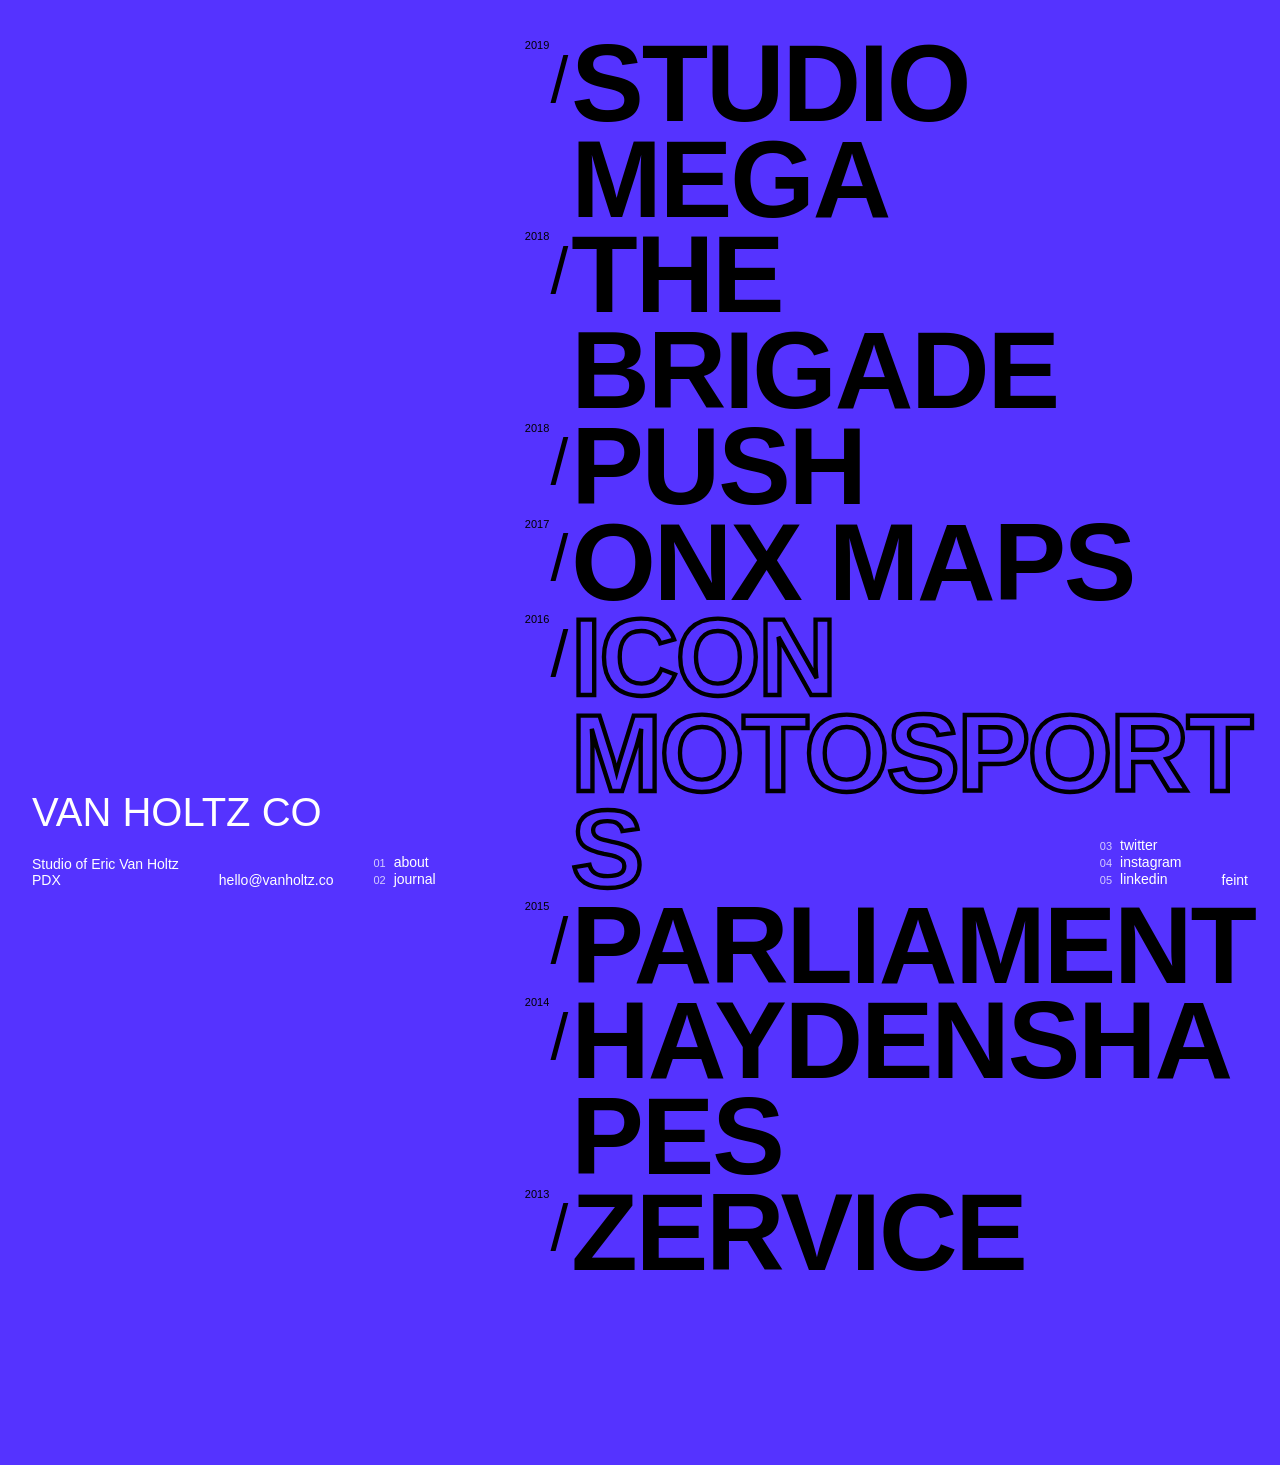
<file: index.html>
<!DOCTYPE html>
<html lang="en">
<head>
    <meta charset="UTF-8">
    <meta name="viewport" content="width=device-width, initial-scale=1.0">
    <title>Van Holtz Co. - Web Developer Studio</title>
    <link rel="icon" href="imagenes/icono_title.png">
    <link rel="icon" href="imagenes/icono_title.ico">
    <meta name="description" content="Studio of Eric Van Holtz. Specializing in refined digital web experiences with a focus on animated, responsive, and interactive content.">
    <meta property="og:title" content="Van Holtz Co.">
    <meta property="og:description" content="Specializing in refined digital web experiences with a focus on animated, responsive, and interactive content.">
    <link rel="stylesheet" href="css/style.css">
</head>
<body>
    <header class="site-header">
        <h1 class="logo">
            <a href="index.html">Van Holtz Co</a>
        </h1>
        
        <div class="panel--primary">
            <div class="brand">
                <span>Studio of Eric Van Holtz</span>
                <span>PDX</span>
            </div>
            
            <address class="contact-info">
                <a href="mailto:hello@vanholtz.co">hello@vanholtz.co</a>
            </address>
            
            <nav class="primary-nav">
                <ol>
                    <li><a href="#about">about</a></li>
                    <li><a href="#journal">journal</a></li>
                </ol>
            </nav>
        </div>
        
        <div class="panel--secondary">
            <div class="studio-description">
                <p>Specializing in refined digital web experiences with a focus on animated, responsive, and interactive content.</p>
            </div>
            
            <nav class="social-nav">
                <ol>
                    <li><a href="#twitter">twitter</a></li>
                    <li><a href="#instagram">instagram</a></li>
                    <li><a href="#linkedin">linkedin</a></li>
                </ol>
            </nav>
            
            <nav class="secondary-nav">
                <ul>
                    <li><a href="#feint">feint</a></li>
                </ul>
            </nav>
        </div>
    </header>

    <main id="main-content">
        <ul class="projects-list">
            <li class="project-item">
                <article>
                    <span class="project-year">2019</span>
                    <a href="studiomega.html" class="project-link">
                        <span class="project-slash">/</span>
                        <h2 class="project-name">Studio Mega</h2>
                    </a>
                </article>
            </li>
            <li class="project-item">
                <article>
                    <span class="project-year">2018</span>
                    <a href="thebrigade.html" class="project-link">
                        <span class="project-slash">/</span>
                        <h2 class="project-name">The Brigade</h2>
                    </a>
                </article>
            </li>
            <li class="project-item">
                <article>
                    <span class="project-year">2018</span>
                    <a href="push.html" class="project-link">
                        <span class="project-slash">/</span>
                        <h2 class="project-name">Push</h2>
                    </a>
                </article>
            </li>
            <li class="project-item">
                <article>
                    <span class="project-year">2017</span>
                    <a href="onxmaps.html" class="project-link">
                        <span class="project-slash">/</span>
                        <h2 class="project-name">onX Maps</h2>
                    </a>
                </article>
            </li>
            <li class="project-item">
                <article>
                    <span class="project-year">2016</span>
                    <a href="iconmotosports.html" class="project-link">
                        <span class="project-slash">/</span>
                        <h2 class="project-name">Icon Motosports</h2>
                    </a>
                </article>
            </li>
            <li class="project-item">
                <article>
                    <span class="project-year">2015</span>
                    <a href="parliament.html" class="project-link">
                        <span class="project-slash">/</span>
                        <h2 class="project-name">Parliament</h2>
                    </a>
                </article>
            </li>
            <li class="project-item">
                <article>
                    <span class="project-year">2014</span>
                    <a href="haydenshapes.html" class="project-link">
                        <span class="project-slash">/</span>
                        <h2 class="project-name">Haydenshapes</h2>
                    </a>
                </article>
            </li>
            <li class="project-item">
                <article>
                    <span class="project-year">2013</span>
                    <a href="zervice.html" class="project-link">
                        <span class="project-slash">/</span>
                        <h2 class="project-name">Zervice</h2>
                    </a>
                </article>
            </li>
        </ul>
    </main>

    <footer class="site-footer">
        <p>&copy; 2026 Van Holtz Co.</p>
    </footer>
</body>
</html>
</file>
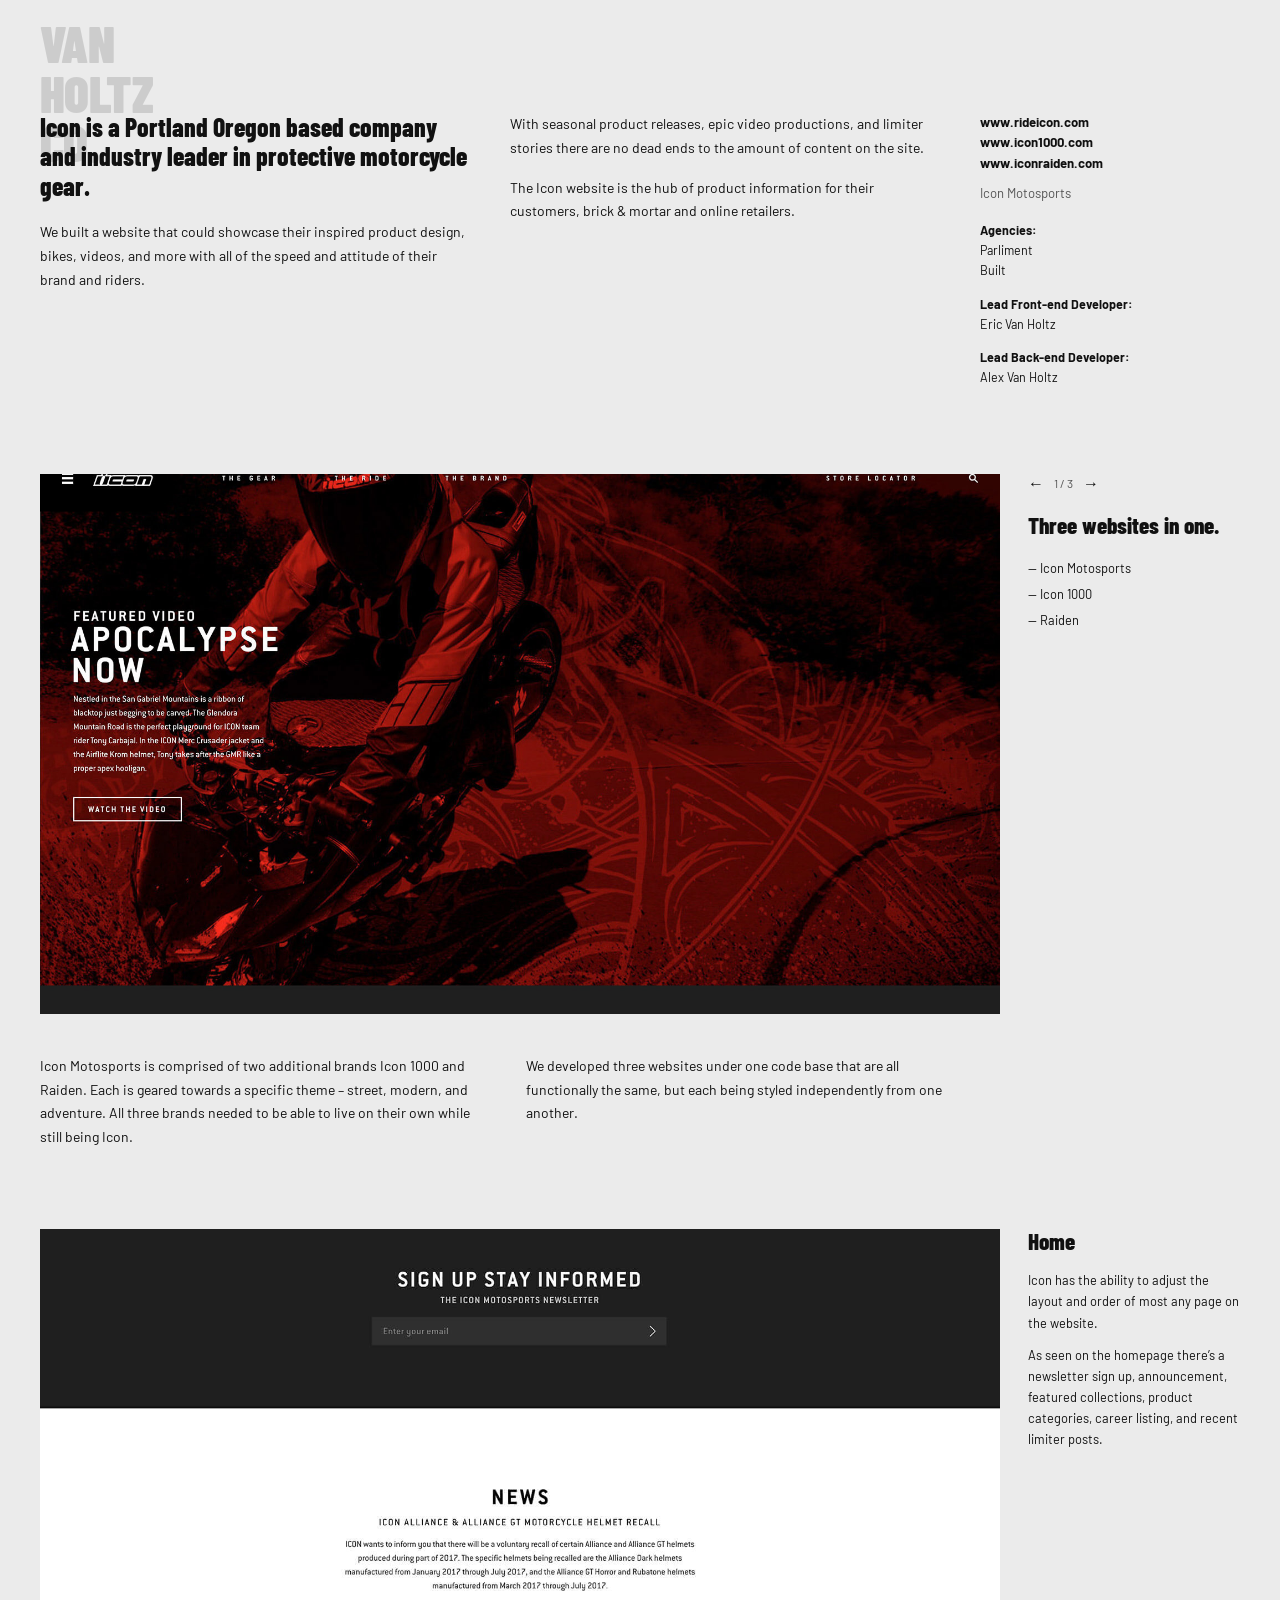
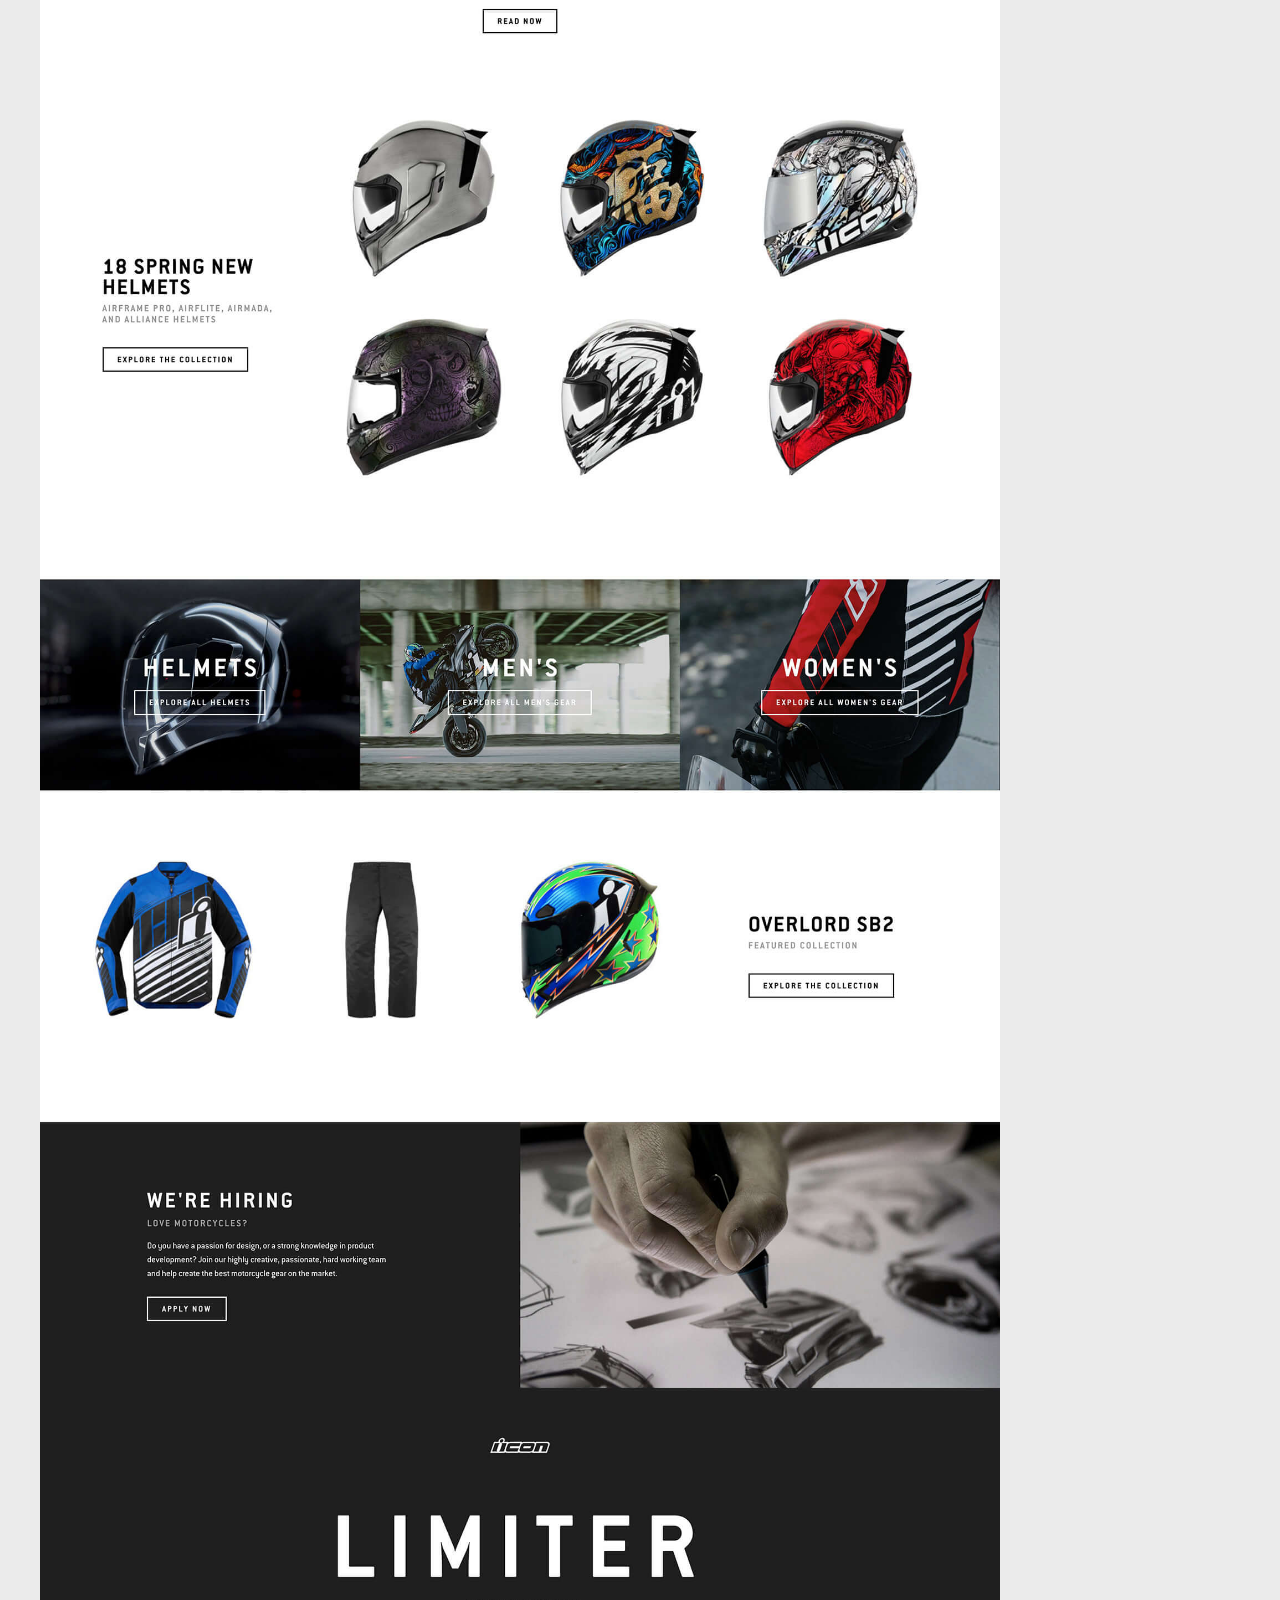
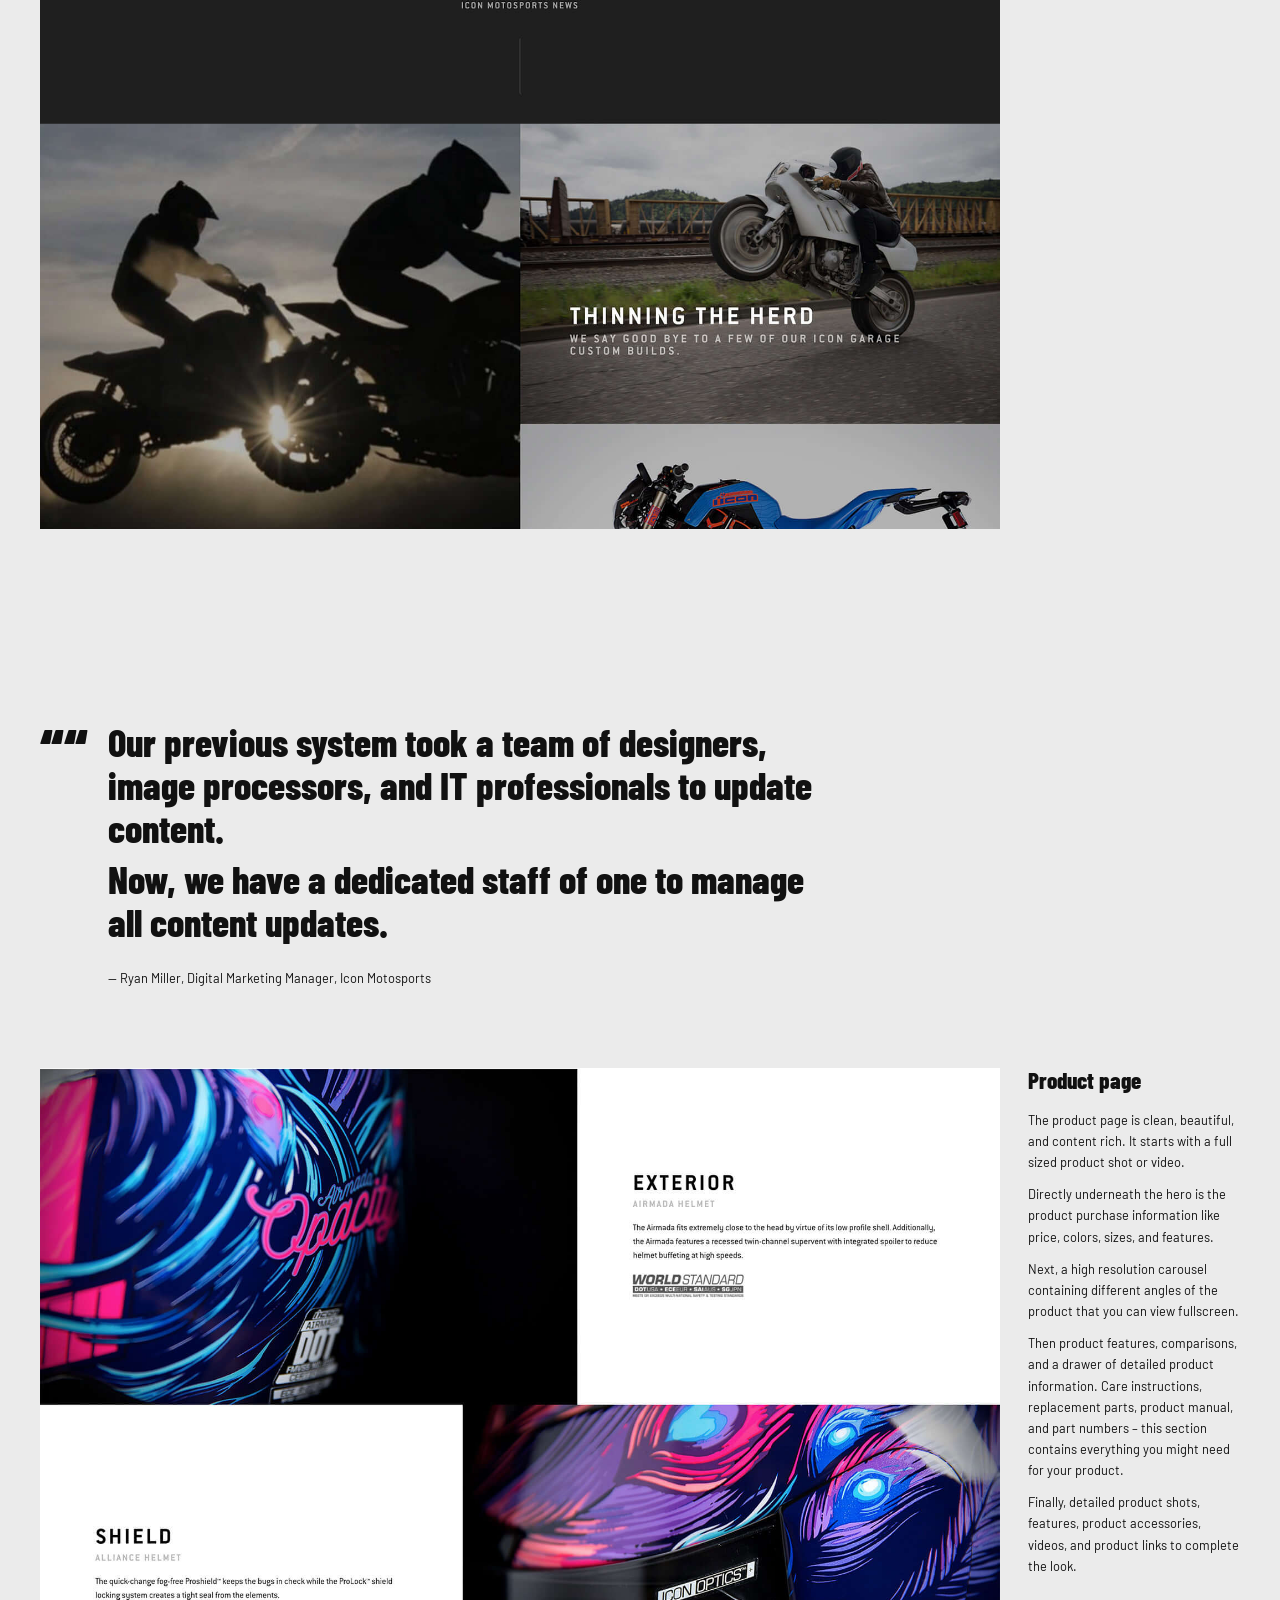
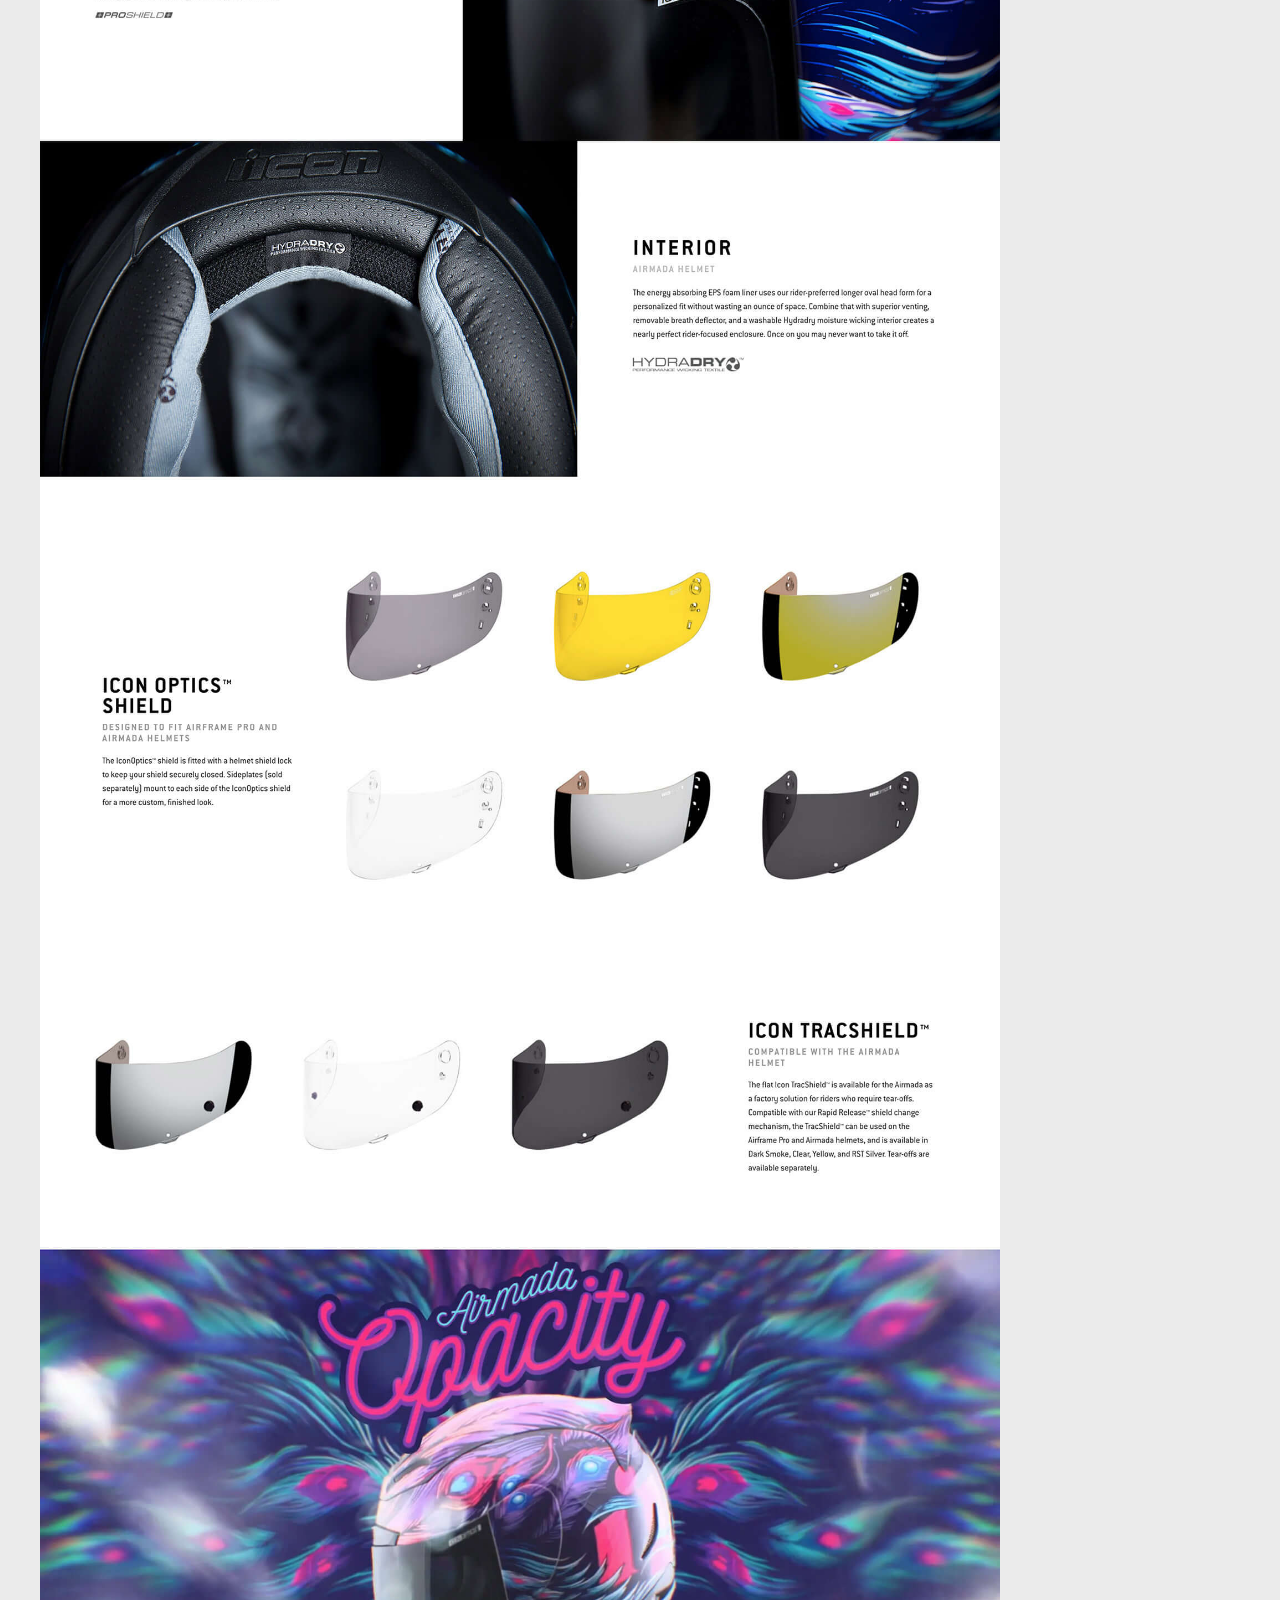
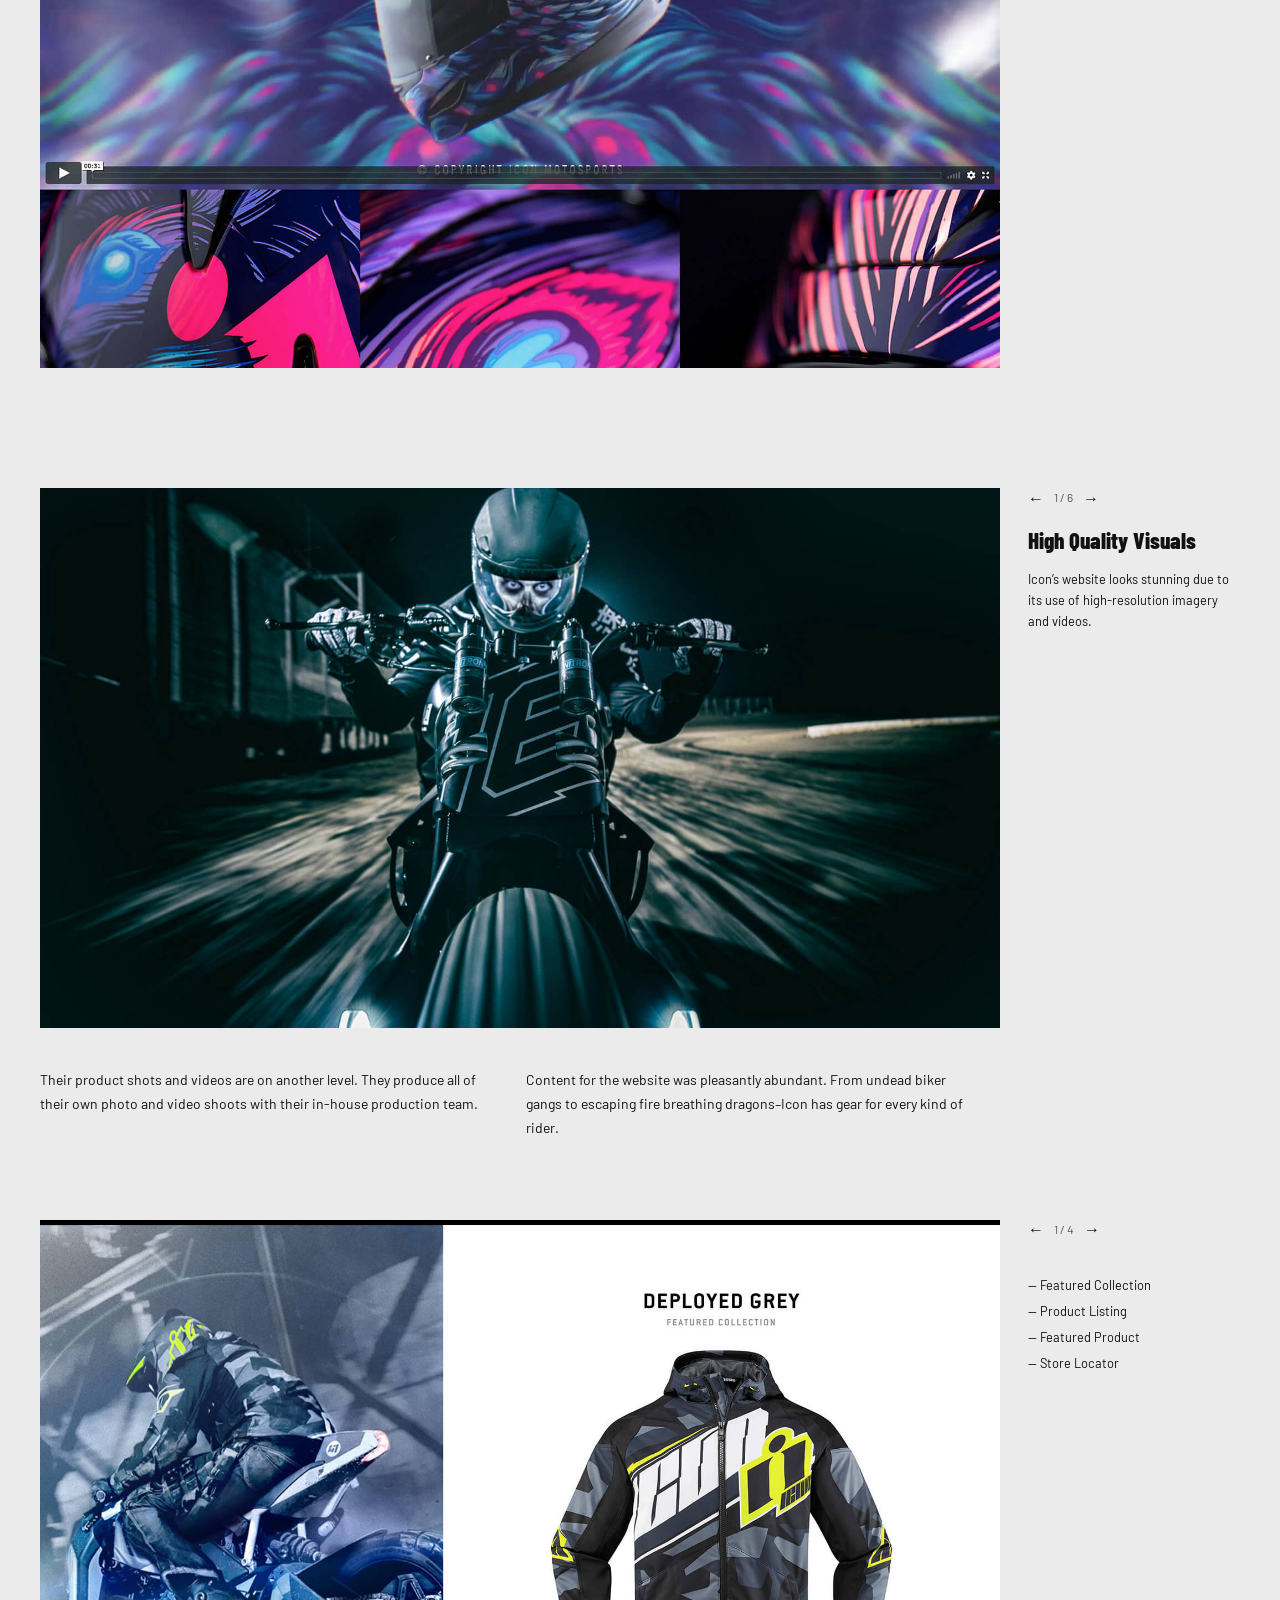
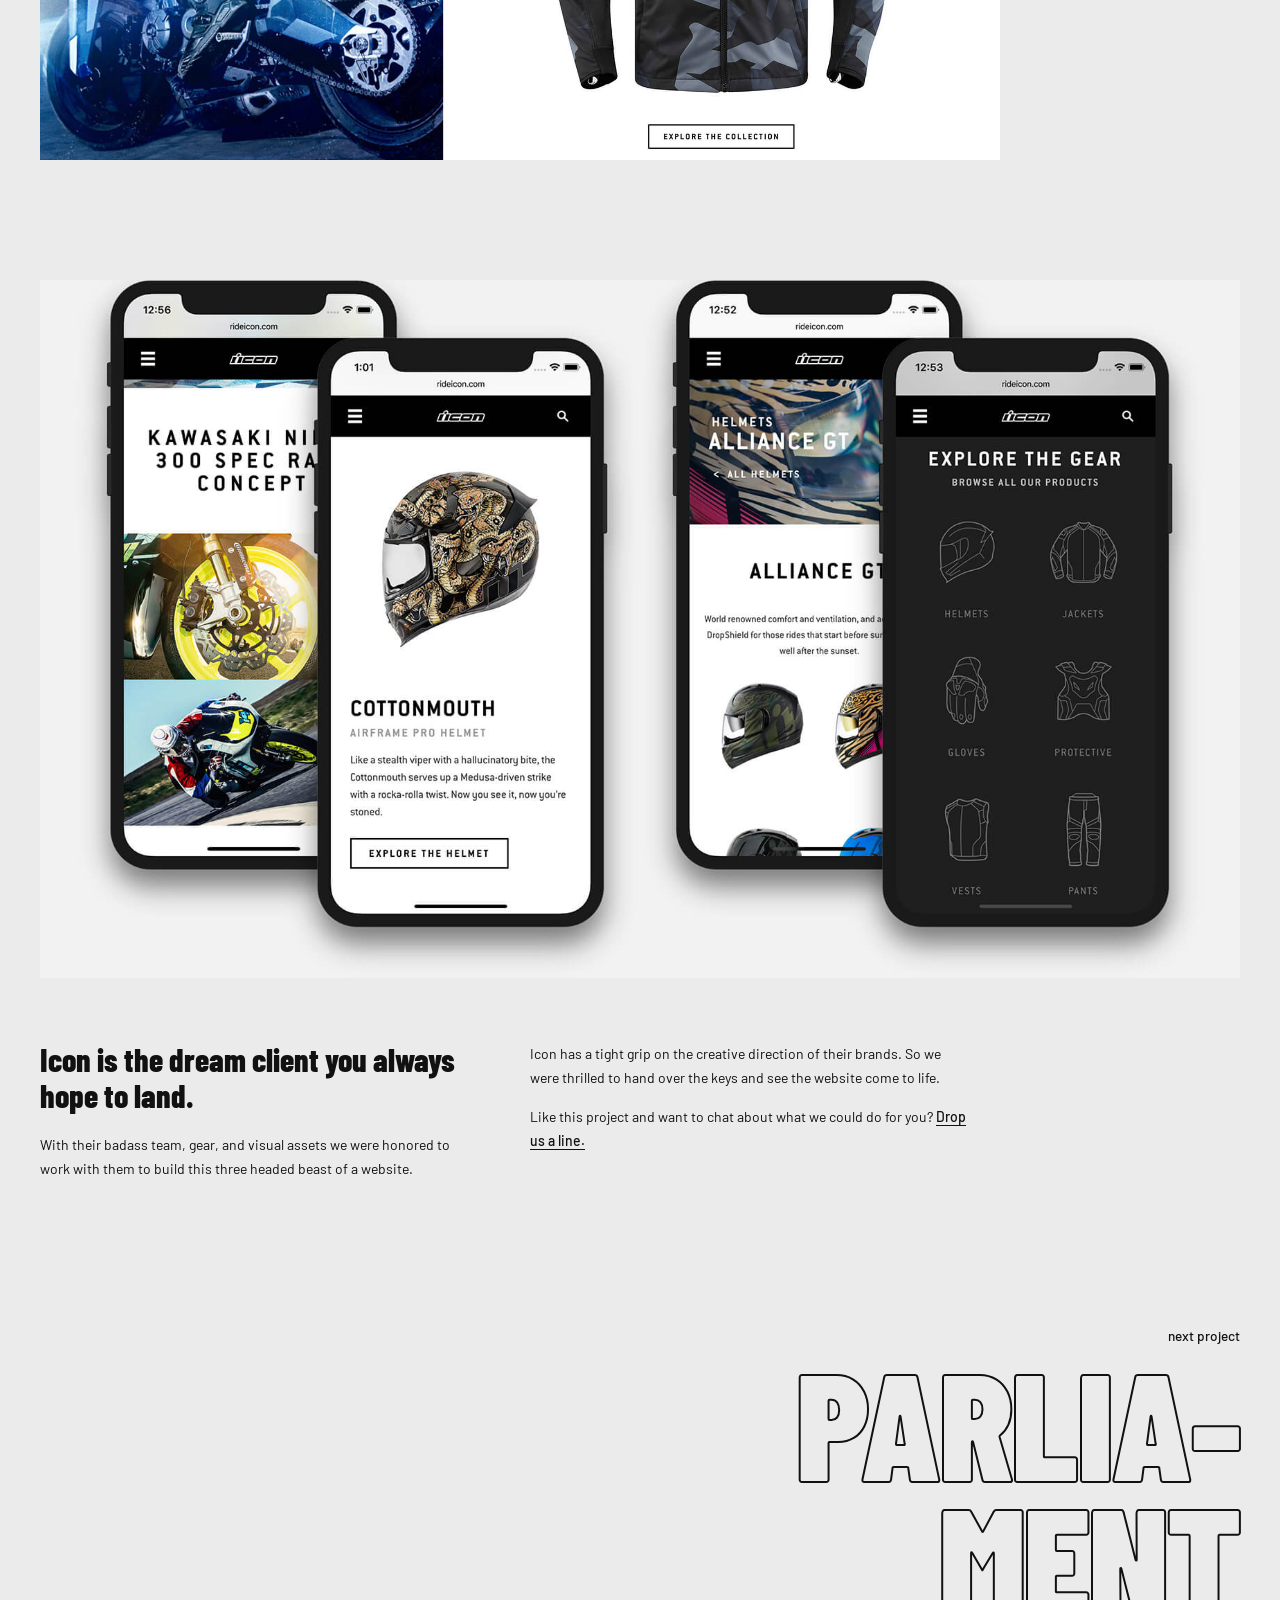
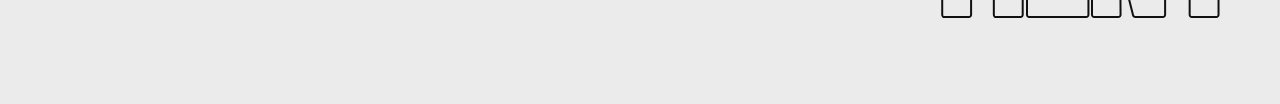
<file: iconmotosports.html>
<!DOCTYPE html>
<html lang="en">
<head>
  <meta charset="UTF-8" />
  <meta name="viewport" content="width=device-width, initial-scale=1.0" />
  <title>Icon Motosports — Van Holtz Co.</title>
  <link rel="stylesheet" href="css/iconmotosports.css" />
</head>
<body>

  <!-- HEADER -->
  <header class="site-header">
    <span class="logo">VAN<br>HOLTZ<br>CO.</span>
  </header>

  <!-- PROJECT INTRO -->
  <section class="project-intro">
    <div class="intro-left">
      <h1>Icon is a Portland Oregon based company and industry leader in protective motorcycle gear.</h1>
      <p>We built a website that could showcase their inspired product design, bikes, videos, and more with all of the speed and attitude of their brand and riders.</p>
    </div>
    <div class="intro-center">
      <p>With seasonal product releases, epic video productions, and limiter stories there are no dead ends to the amount of content on the site.</p>
      <p>The Icon website is the hub of product information for their customers, brick &amp; mortar and online retailers.</p>
    </div>
    <div class="intro-right">
      <div class="meta-links">
        <a href="https://www.rideicon.com" target="_blank">www.rideicon.com</a>
        <a href="https://www.icon1000.com" target="_blank">www.icon1000.com</a>
        <a href="https://www.iconraiden.com" target="_blank">www.iconraiden.com</a>
      </div>
      <p class="meta-label">Icon Motosports</p>
      <div class="meta-group">
        <span class="meta-title">Agencies:</span>
        <span>Parliment</span>
        <span>Built</span>
      </div>
      <div class="meta-group">
        <span class="meta-title">Lead Front-end Developer:</span>
        <span>Eric Van Holtz</span>
      </div>
      <div class="meta-group">
        <span class="meta-title">Lead Back-end Developer:</span>
        <span>Alex Van Holtz</span>
      </div>
    </div>
  </section>

  <!-- ===================================================
       CAROUSEL 1 — Three websites in one (3 slides)
       =================================================== -->
  <section class="block">
    <div class="carousel">

      <input type="radio" name="c1" id="c1s1" checked />
      <input type="radio" name="c1" id="c1s2" />
      <input type="radio" name="c1" id="c1s3" />

      <div class="carousel__stage">
        <div class="carousel__track">
          <div class="carousel__slide s1"><img src="imagenes/iconmotosports/carousel_01-slide_01.jpg" alt="Icon Motosports website" /></div>
          <div class="carousel__slide s2"><img src="imagenes/iconmotosports/carousel_01-slide_02.jpg" alt="Icon 1000 website" /></div>
          <div class="carousel__slide s3"><img src="imagenes/iconmotosports/carousel_01-slide_03.jpg" alt="Raiden website" /></div>
        </div>
      </div>

      <aside class="carousel__sidebar carousel-info">
        <div class="carousel__counter">
            <div class="nav-state nav-state-1">
                <label for="c1s3">←</label>
                <span>1 / 3</span>
                <label for="c1s2">→</label>
            </div>
            <div class="nav-state nav-state-2">
                <label for="c1s1">←</label>
                <span>2 / 3</span>
                <label for="c1s3">→</label>
            </div>
            <div class="nav-state nav-state-3">
                <label for="c1s2">←</label>
                <span>3 / 3</span>
                <label for="c1s1">→</label>
            </div>
        </div>
        <h2>Three websites in one.</h2>
        <ul class="info-list">
          <li>&#8212; Icon Motosports</li>
          <li>&#8212; Icon 1000</li>
          <li>&#8212; Raiden</li>
        </ul>
      </aside>
    </div>

    <div class="two-col-text">
      <p>Icon Motosports is comprised of two additional brands Icon 1000 and Raiden. Each is geared towards a specific theme &#8211; street, modern, and adventure. All three brands needed to be able to live on their own while still being Icon.</p>
      <p>We developed three websites under one code base that are all functionally the same, but each being styled independently from one another.</p>
    </div>
  </section>

  <!-- ===================================================
       HOME PAGE — imagen única
       =================================================== -->
  <section class="block">
    <div class="carousel-wrapper">
      <div class="single-img">
        <img src="imagenes/iconmotosports/iconmotrsports1.jpg" alt="Icon Motosports homepage" />
      </div>
      <div class="carousel-info">
        <h2>Home</h2>
        <p>Icon has the ability to adjust the layout and order of most any page on the website.</p>
        <p>As seen on the homepage there&#8217;s a newsletter sign up, announcement, featured collections, product categories, career listing, and recent limiter posts.</p>
      </div>
    </div>
  </section>

  <!-- QUOTE -->
  <section class="quote-section">
    <div class="quote-inner">
      <span class="quote-mark">&#8220;&#8220;</span>
      <blockquote>
        <p>Our previous system took a team of designers, image processors, and IT professionals to update content.</p>
        <p>Now, we have a dedicated staff of one to manage all content updates.</p>
        <cite>&#8212; Ryan Miller, Digital Marketing Manager, Icon Motosports</cite>
      </blockquote>
    </div>
  </section>

  <!-- ===================================================
       PRODUCT PAGE — imagen única
       =================================================== -->
  <section class="block">
    <div class="carousel-wrapper">
      <div class="single-img">
        <img src="imagenes/iconmotosports/iconmotrsports2.jpg" alt="Icon Airmada Opacity helmet product page" />
      </div>
      <div class="carousel-info">
        <h2>Product page</h2>
        <p>The product page is clean, beautiful, and content rich. It starts with a full sized product shot or video.</p>
        <p>Directly underneath the hero is the product purchase information like price, colors, sizes, and features.</p>
        <p>Next, a high resolution carousel containing different angles of the product that you can view fullscreen.</p>
        <p>Then product features, comparisons, and a drawer of detailed product information. Care instructions, replacement parts, product manual, and part numbers &#8211; this section contains everything you might need for your product.</p>
        <p>Finally, detailed product shots, features, product accessories, videos, and product links to complete the look.</p>
      </div>
    </div>
  </section>

  <!-- ===================================================
       CAROUSEL 2 — High Quality Visuals (6 slides)
       =================================================== -->
  <section class="block">
    <div class="carousel">

      <input type="radio" name="c2" id="c2s1" checked />
      <input type="radio" name="c2" id="c2s2" />
      <input type="radio" name="c2" id="c2s3" />
      <input type="radio" name="c2" id="c2s4" />
      <input type="radio" name="c2" id="c2s5" />
      <input type="radio" name="c2" id="c2s6" />

      <div class="carousel__stage">
        <div class="carousel__track">
          <div class="carousel__slide s1"><img src="imagenes/iconmotosports/carousel_02-slide_01.jpg" alt="High quality visual 1" /></div>
          <div class="carousel__slide s2"><img src="imagenes/iconmotosports/carousel_02-slide_02.jpg" alt="High quality visual 2" /></div>
          <div class="carousel__slide s3"><img src="imagenes/iconmotosports/carousel_02-slide_03.jpg" alt="High quality visual 3" /></div>
          <div class="carousel__slide s4"><img src="imagenes/iconmotosports/carousel_02-slide_04.jpg" alt="High quality visual 4" /></div>
          <div class="carousel__slide s5"><img src="imagenes/iconmotosports/carousel_02-slide_05.jpg" alt="High quality visual 5" /></div>
          <div class="carousel__slide s6"><img src="imagenes/iconmotosports/carousel_02-slide_06.jpg" alt="High quality visual 6" /></div>
        </div>
      </div>

      <aside class="carousel__sidebar carousel-info">
        <div class="carousel__counter">
            <div class="nav-state nav-state-1">
                <label for="c2s6">←</label>
                <span>1 / 6</span>
                <label for="c2s2">→</label>
            </div>
            <div class="nav-state nav-state-2">
                <label for="c2s1">←</label>
                <span>2 / 6</span>
                <label for="c2s3">→</label>
            </div>
            <div class="nav-state nav-state-3">
                <label for="c2s2">←</label>
                <span>3 / 6</span>
                <label for="c2s4">→</label>
            </div>
            <div class="nav-state nav-state-4">
                <label for="c2s3">←</label>
                <span>4 / 6</span>
                <label for="c2s5">→</label>
            </div>
            <div class="nav-state nav-state-5">
                <label for="c2s4">←</label>
                <span>5 / 6</span>
                <label for="c2s6">→</label>
            </div>
            <div class="nav-state nav-state-6">
                <label for="c2s5">←</label>
                <span>6 / 6</span>
                <label for="c2s1">→</label>
            </div>
        </div>
        <h2>High Quality Visuals</h2>
        <p>Icon&#8217;s website looks stunning due to its use of high-resolution imagery and videos.</p>
      </aside>
    </div>

    <div class="two-col-text">
      <p>Their product shots and videos are on another level. They produce all of their own photo and video shoots with their in-house production team.</p>
      <p>Content for the website was pleasantly abundant. From undead biker gangs to escaping fire breathing dragons&#8211;Icon has gear for every kind of rider.</p>
    </div>
  </section>

  <!-- ===================================================
       CAROUSEL 3 — Pages (4 slides)
       =================================================== -->
  <section class="block">
    <div class="carousel">

      <input type="radio" name="c3" id="c3s1" checked />
      <input type="radio" name="c3" id="c3s2" />
      <input type="radio" name="c3" id="c3s3" />
      <input type="radio" name="c3" id="c3s4" />

      <div class="carousel__stage">
        <div class="carousel__track">
          <div class="carousel__slide s1"><img src="imagenes/iconmotosports/carousel_03-slide_01.jpg" alt="Featured Collection" /></div>
          <div class="carousel__slide s2"><img src="imagenes/iconmotosports/carousel_03-slide_02.jpg" alt="Product Listing" /></div>
          <div class="carousel__slide s3"><img src="imagenes/iconmotosports/carousel_03-slide_03.jpg" alt="Featured Product" /></div>
          <div class="carousel__slide s4"><img src="imagenes/iconmotosports/carousel_03-slide_04.jpg" alt="Store Locator" /></div>
        </div>
      </div>

      <aside class="carousel__sidebar carousel-info">
        <div class="carousel__counter">
            <div class="nav-state nav-state-1">
                <label for="c3s4">←</label>
                <span>1 / 4</span>
                <label for="c3s2">→</label>
            </div>
            <div class="nav-state nav-state-2">
                <label for="c3s1">←</label>
                <span>2 / 4</span>
                <label for="c3s3">→</label>
            </div>
            <div class="nav-state nav-state-3">
                <label for="c3s2">←</label>
                <span>3 / 4</span>
                <label for="c3s4">→</label>
            </div>
            <div class="nav-state nav-state-4">
                <label for="c3s3">←</label>
                <span>4 / 4</span>
                <label for="c3s1">→</label>
            </div>
        </div>
        <ul class="info-list top-space">
          <li>&#8212; Featured Collection</li>
          <li>&#8212; Product Listing</li>
          <li>&#8212; Featured Product</li>
          <li>&#8212; Store Locator</li>
        </ul>
      </aside>
    </div>
  </section>

  <!-- MOBILE SCREENS -->
  <section class="block mobile-block">
    <img src="imagenes/iconmotosports/iconmotrsports3.jpg" alt="Icon Motosports mobile responsive screenshots" />
  </section>

  <!-- CLOSING -->
  <section class="closing-section">
    <div class="closing-grid">
      <div>
        <h2>Icon is the dream client you always hope to land.</h2>
        <p>With their badass team, gear, and visual assets we were honored to work with them to build this three headed beast of a website.</p>
      </div>
      <div>
        <p>Icon has a tight grip on the creative direction of their brands. So we were thrilled to hand over the keys and see the website come to life.</p>
        <p>Like this project and want to chat about what we could do for you? <a href="mailto:hello@vanholtz.co" class="inline-link">Drop us a line.</a></p>
      </div>
    </div>
  </section> 

  <!-- NEXT PROJECT -->
  <section class="next-project">
    <span class="next-label">next project</span>
    <div class="next-title">PARLIA-<br>MENT</div>
  </section>

</body>
</html>
</file>
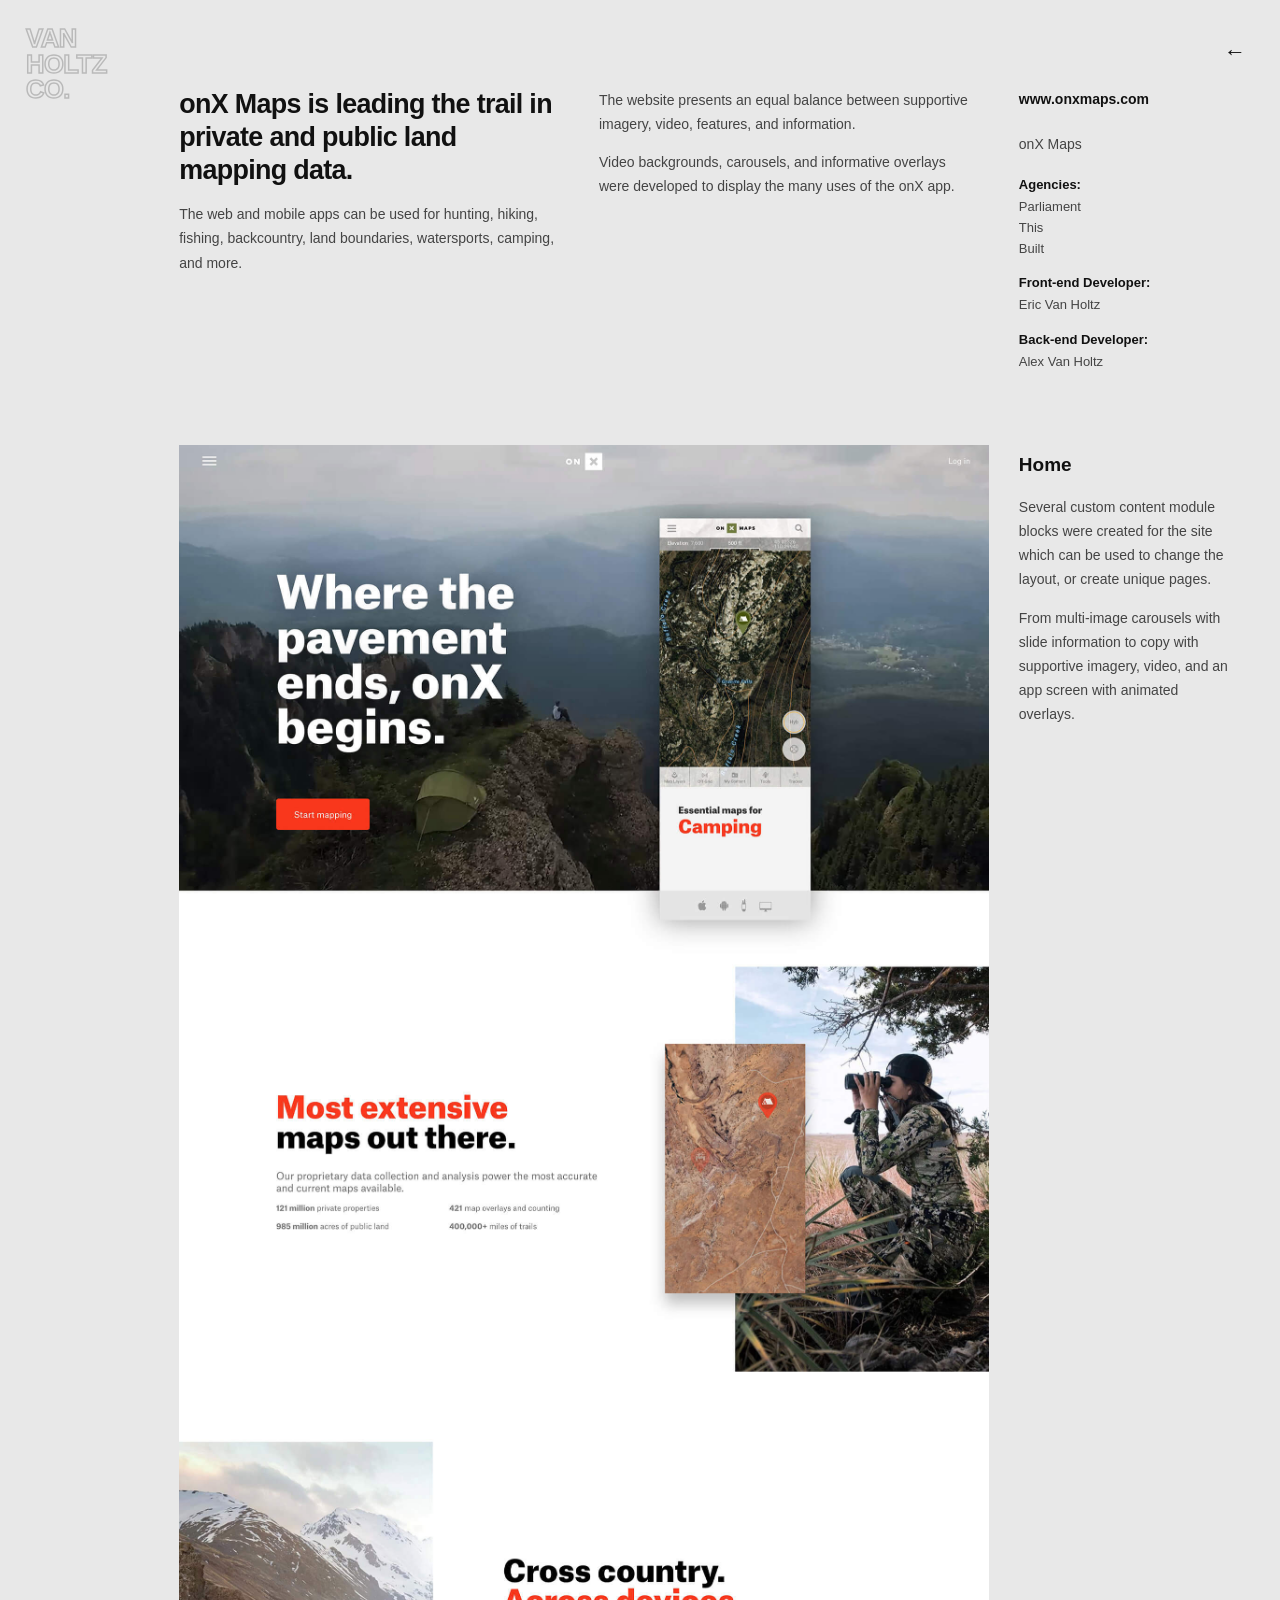
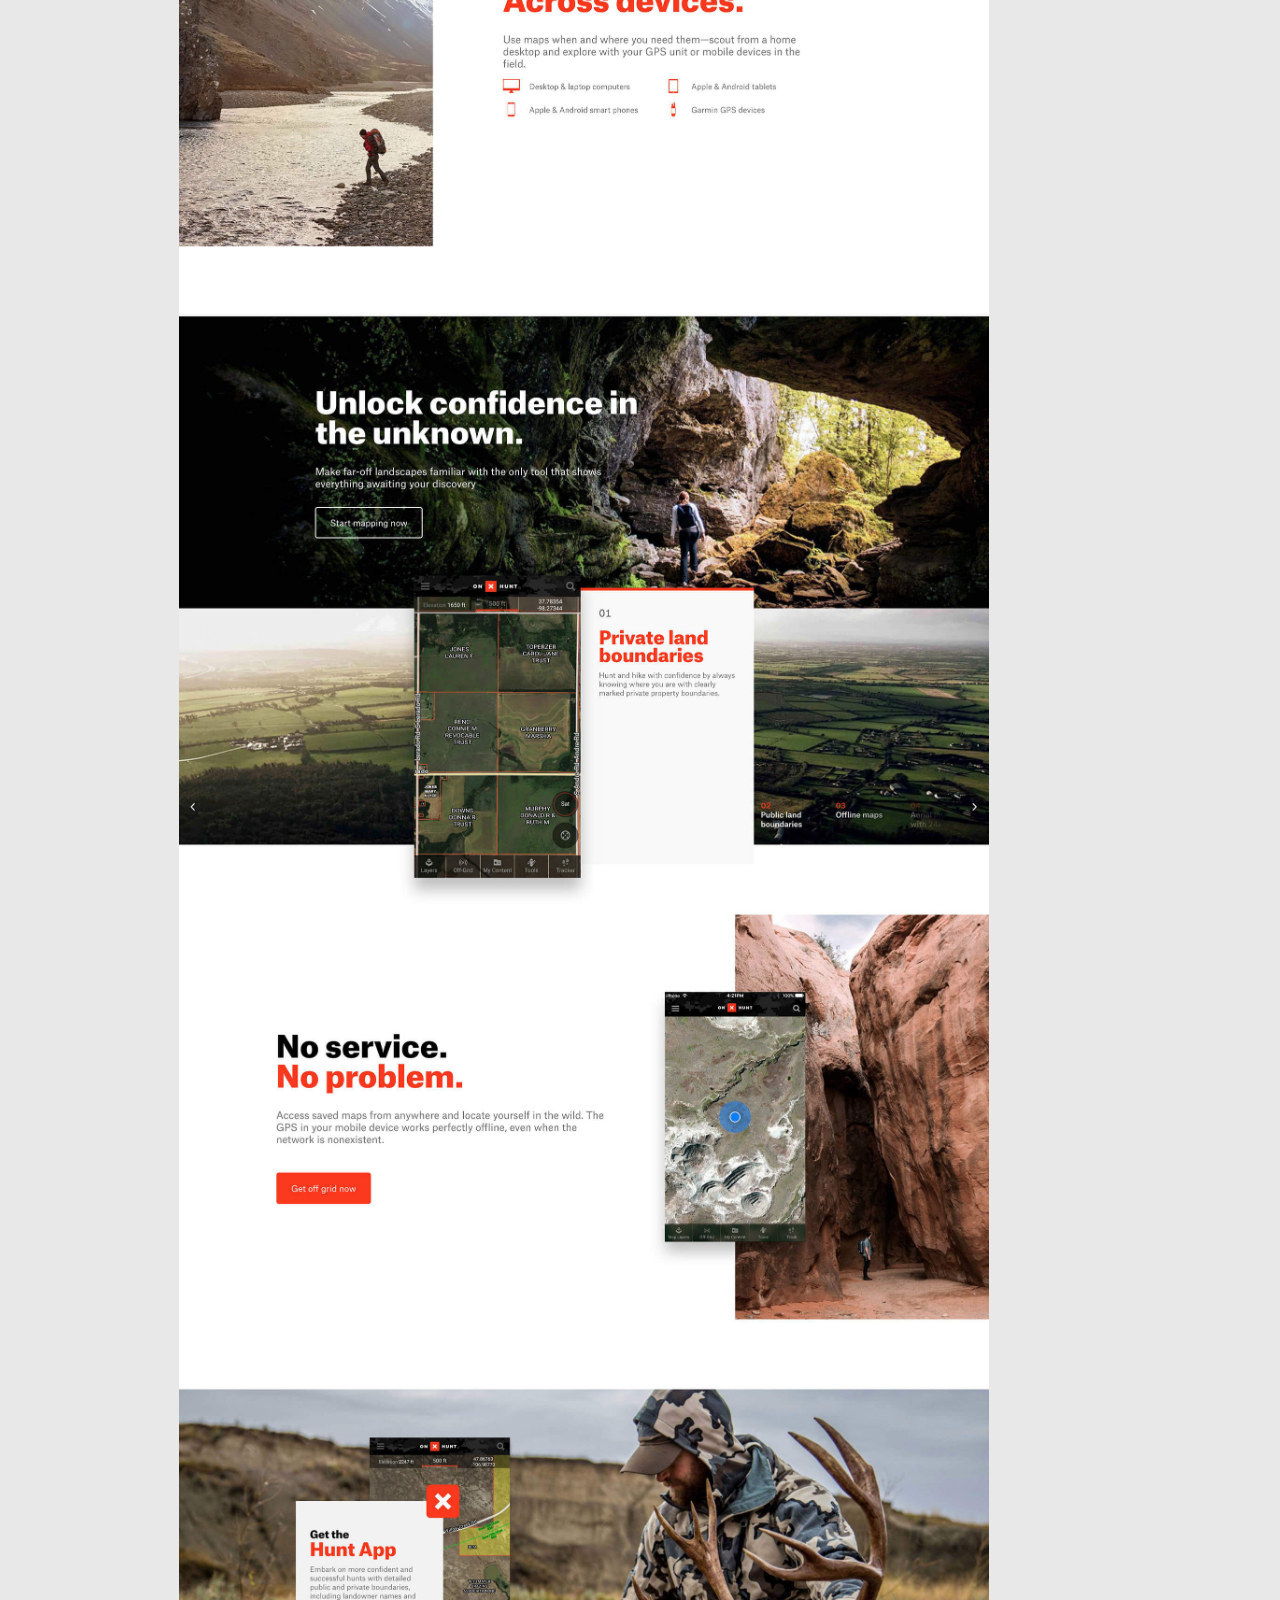
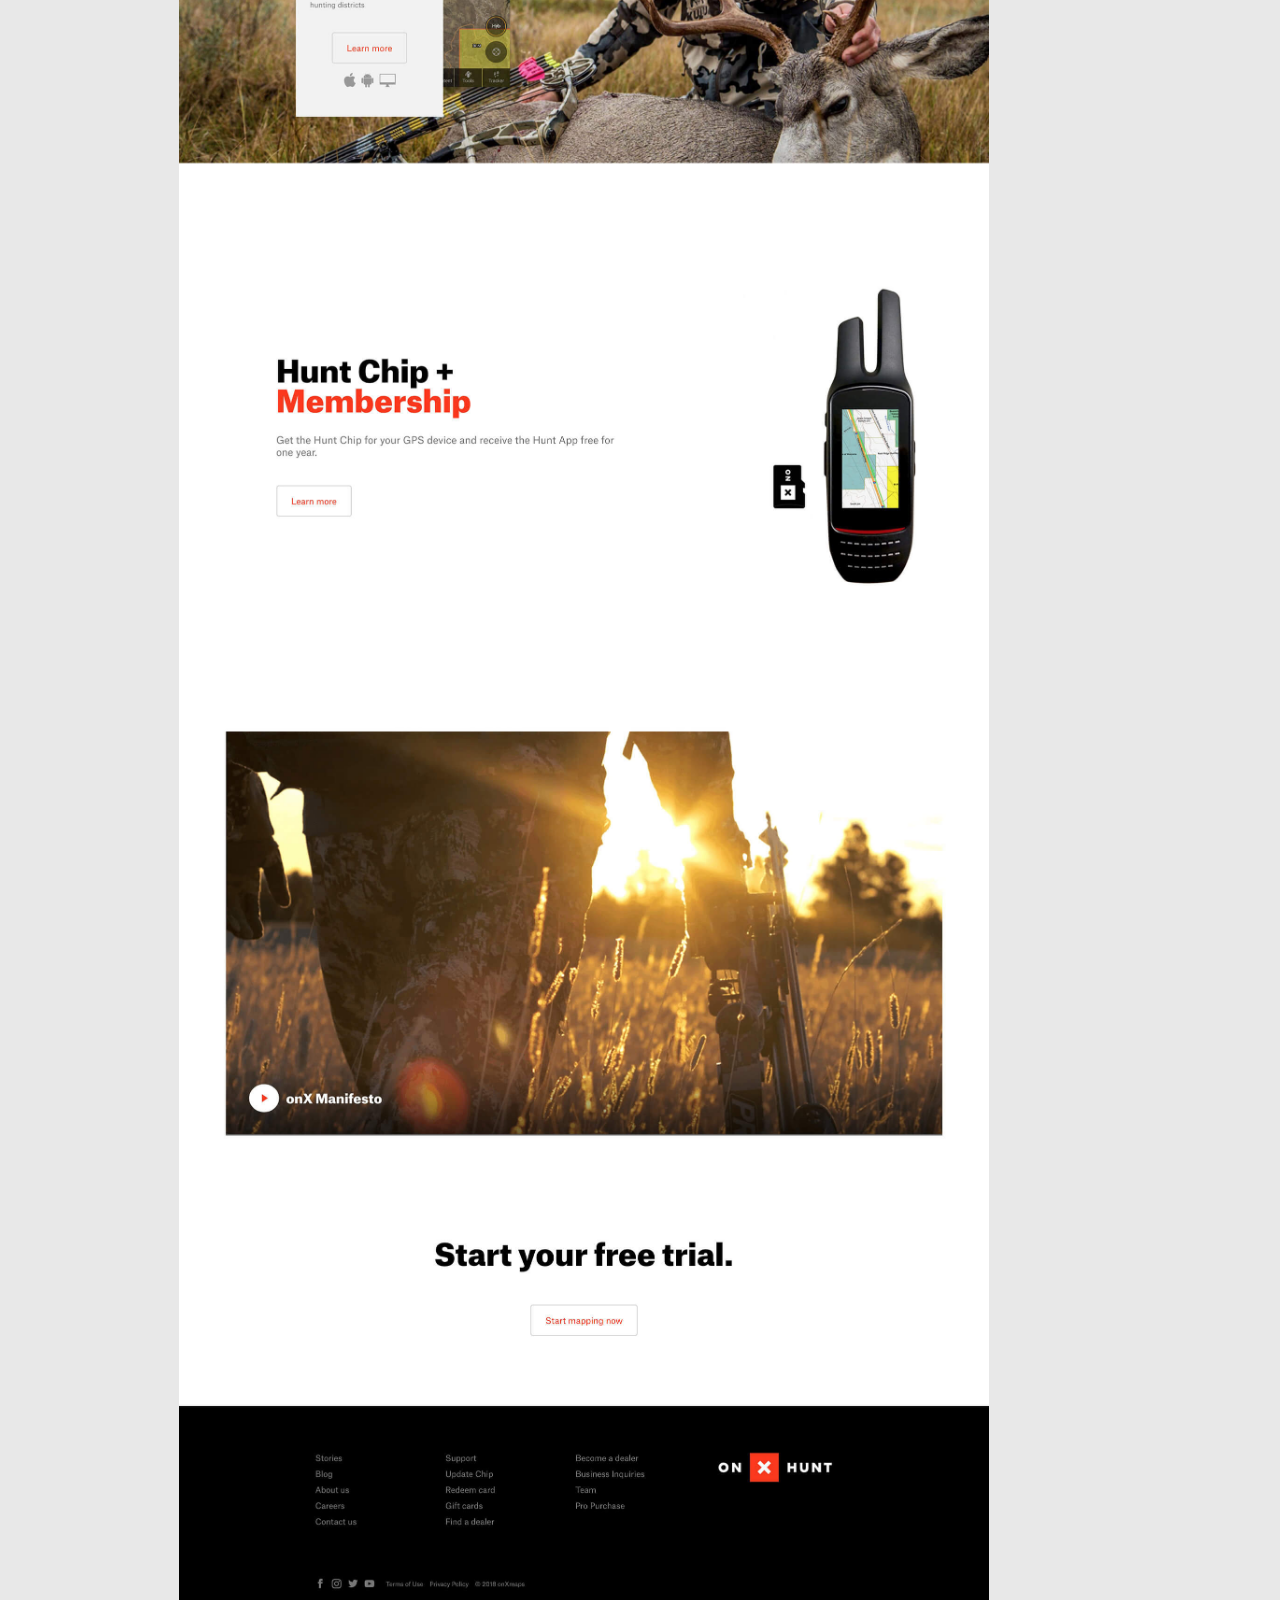
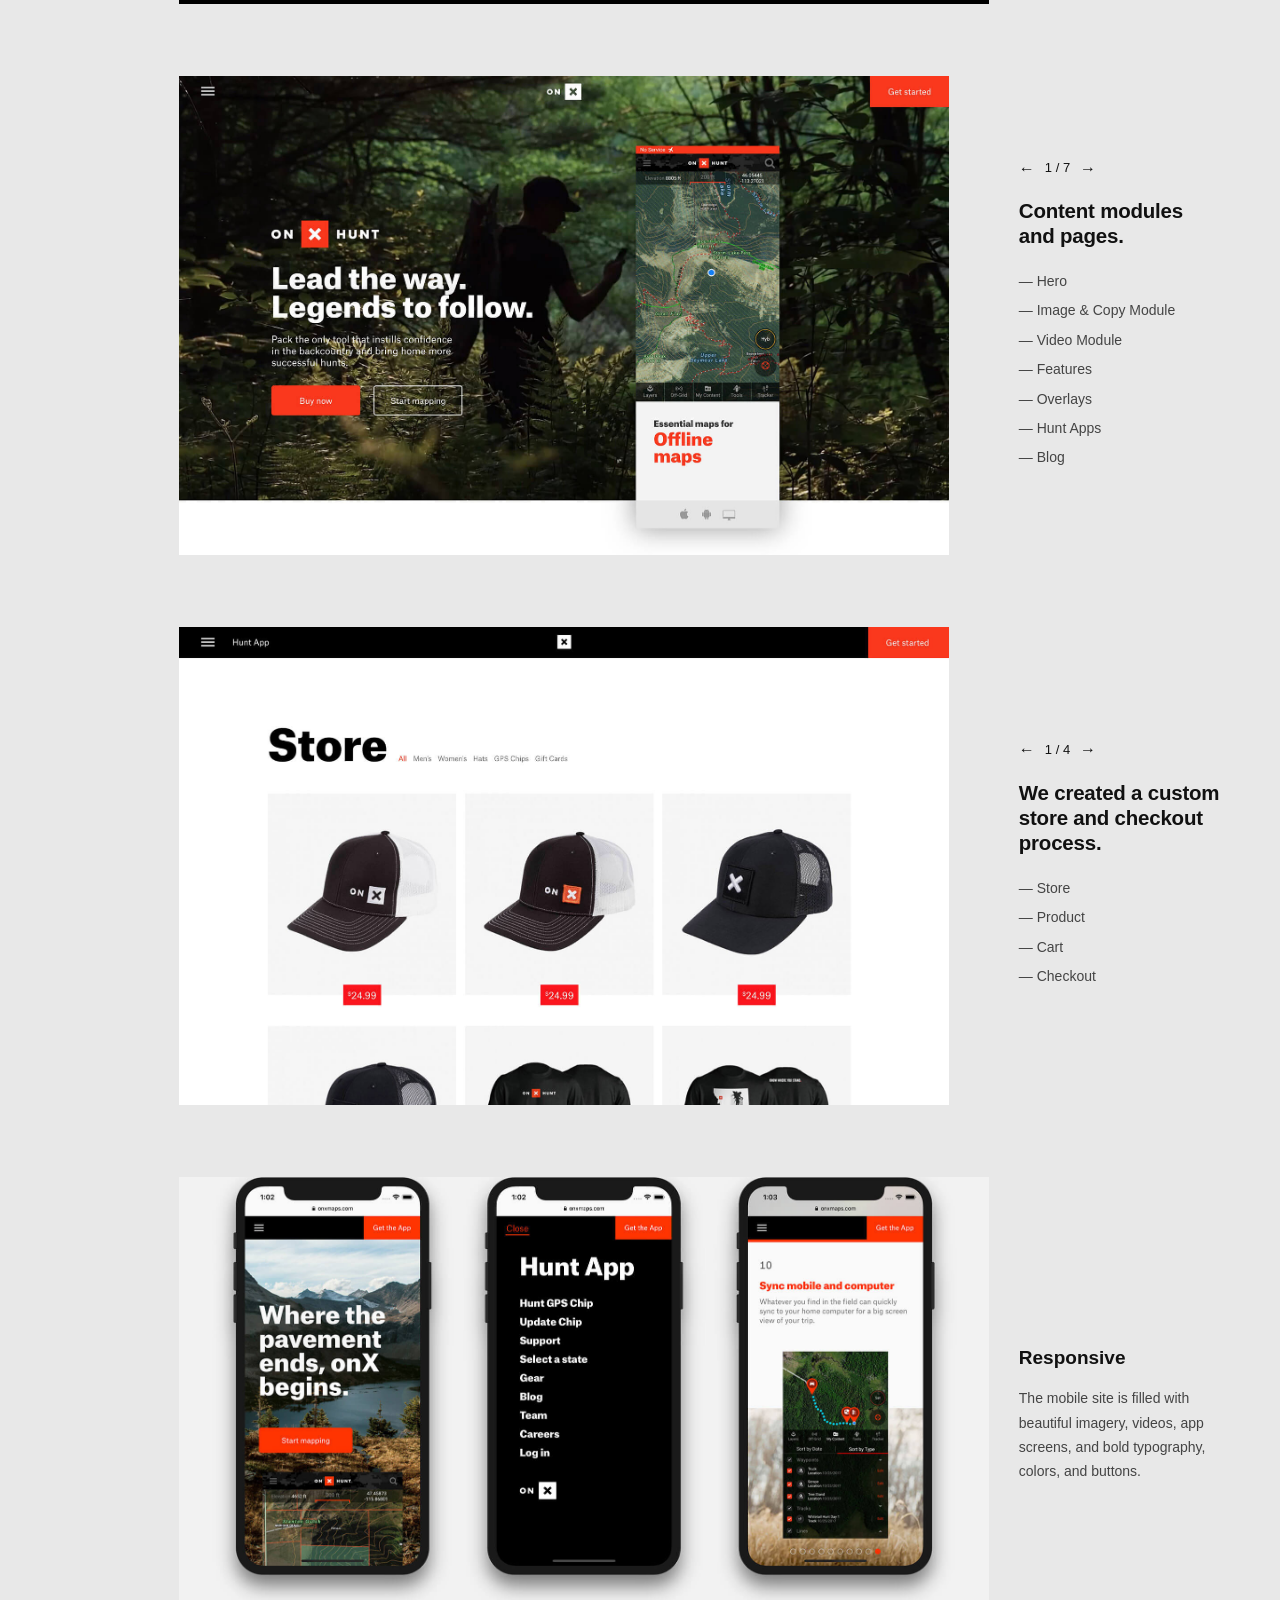
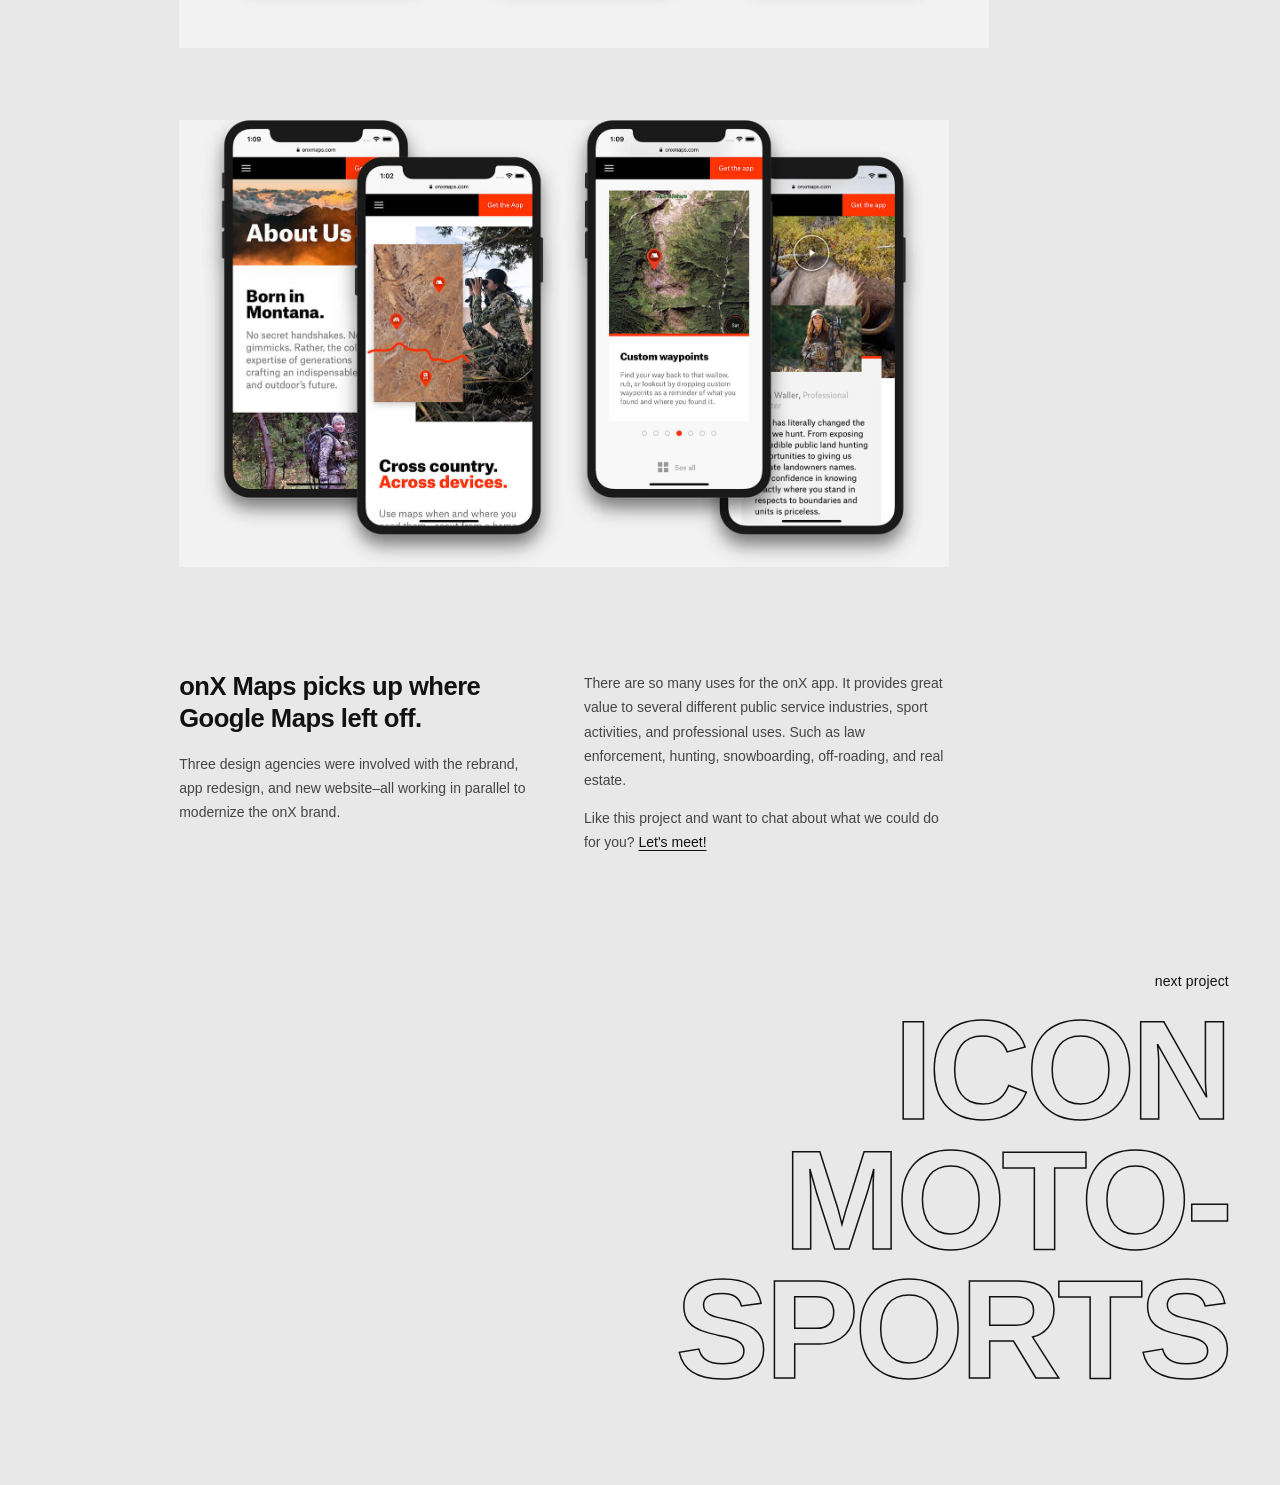
<file: onxmaps.html>
<!DOCTYPE html>
<html lang="en">
<head>
  <meta charset="UTF-8" />
  <meta name="viewport" content="width=device-width, initial-scale=1.0" />
  <title>onX Maps — Van Holtz Co.</title>
  <link rel="stylesheet" href="css/onxmaps.css" />
</head>
<body>

  <!-- LOGO -->
  <span class="site-logo">VAN<br>HOLTZ<br>CO.</span>

  <!-- BACK ARROW -->
  <a href="#" class="back-arrow">&#8592;</a>

  <!-- ══════════════════════════════
       SECCIÓN 1 — INTRO
  ══════════════════════════════ -->
  <section class="section-intro">
    <div class="intro-grid">

      <div class="intro-left">
        <h1 class="intro-heading">onX Maps is leading the trail in private and public land mapping data.</h1>
        <p class="intro-body">The web and mobile apps can be used for hunting, hiking, fishing, backcountry, land boundaries, watersports, camping, and more.</p>
      </div>

      <div class="intro-center">
        <p class="intro-body">The website presents an equal balance between supportive imagery, video, features, and information.</p>
        <p class="intro-body">Video backgrounds, carousels, and informative overlays were developed to display the many uses of the onX app.</p>
      </div>

      <aside class="intro-meta">
        <p class="meta-url"><a href="https://www.onxmaps.com" target="_blank">www.onxmaps.com</a><br>onX Maps</p>

        <p class="meta-label">Agencies:</p>
        <p class="meta-value">Parliament<br>This<br>Built</p>

        <p class="meta-label">Front-end Developer:</p>
        <p class="meta-value">Eric Van Holtz</p>

        <p class="meta-label">Back-end Developer:</p>
        <p class="meta-value">Alex Van Holtz</p>
      </aside>

    </div>
  </section>

  <!-- ══════════════════════════════
       SECCIÓN 2 — IMAGEN HOME + DESCRIPCIÓN
  ══════════════════════════════ -->
  <section class="section-full-img">
    <div class="full-img-wrap">
      <img src="imagenes/onxmaps/onxmaps1.jpg" alt="onX Maps — Home page overview" />
    </div>
    <aside class="full-img-meta">
      <h2 class="meta-section-title">Home</h2>
      <p>Several custom content module blocks were created for the site which can be used to change the layout, or create unique pages.</p>
      <p>From multi-image carousels with slide information to copy with supportive imagery, video, and an app screen with animated overlays.</p>
    </aside>
  </section>

  <!-- ══════════════════════════════
       SECCIÓN 3 — CARRUSEL HOME (7 slides)
  ══════════════════════════════ -->
  <section class="section-carousel">
    <div class="carousel">

      <input type="radio" name="home" id="h1" checked />
      <input type="radio" name="home" id="h2" />
      <input type="radio" name="home" id="h3" />
      <input type="radio" name="home" id="h4" />
      <input type="radio" name="home" id="h5" />
      <input type="radio" name="home" id="h6" />
      <input type="radio" name="home" id="h7" />

      <div class="carousel__stage">
        <div class="carousel__track">
            <div class="carousel__slide s1"><img src="imagenes/onxmaps/carousel_1_1.jpg"       alt="Hero" /></div>
            <div class="carousel__slide s2"><img src="imagenes/onxmaps/carousel_1_2.jpg" alt="Image &amp; Copy Module" /></div>
            <div class="carousel__slide s3"><img src="imagenes/onxmaps/carousel_1_3.jpg"      alt="Video Module" /></div>
            <div class="carousel__slide s4"><img src="imagenes/onxmaps/carousel_1_4.jpg"   alt="Features" /></div>
            <div class="carousel__slide s5"><img src="imagenes/onxmaps/carousel_1_5.jpg"   alt="Overlays" /></div>
            <div class="carousel__slide s6"><img src="imagenes/onxmaps/carousel_1_6.jpg"  alt="Hunt Apps" /></div>
            <div class="carousel__slide s7"><img src="imagenes/onxmaps/carousel_1_7.jpg"       alt="Blog" /></div>
        </div>
      </div>

      <aside class="carousel__sidebar carousel-sidebar">
        <div class="carousel__counter">
            <div class="nav-state nav-state-1">
                <label for="h7">←</label>
                <span>1 / 7</span>
                <label for="h2">→</label>
            </div>
            <div class="nav-state nav-state-2">
                <label for="h1">←</label>
                <span>2 / 7</span>
                <label for="h3">→</label>
            </div>
            <div class="nav-state nav-state-3">
                <label for="h2">←</label>
                <span>3 / 7</span>
                <label for="h4">→</label>
            </div>
            <div class="nav-state nav-state-4">
                <label for="h3">←</label>
                <span>4 / 7</span>
                <label for="h5">→</label>
            </div>
            <div class="nav-state nav-state-5">
                <label for="h4">←</label>
                <span>5 / 7</span>
                <label for="h6">→</label>
            </div>
            <div class="nav-state nav-state-6">
                <label for="h5">←</label>
                <span>6 / 7</span>
                <label for="h7">→</label>
            </div>
            <div class="nav-state nav-state-7">
                <label for="h6">←</label>
                <span>7 / 7</span>
                <label for="h1">→</label>
            </div>
        </div>
        <h2 class="sidebar-heading">Content modules<br>and pages.</h2>
        <ul class="sidebar-list">
          <li>&#8212; Hero</li>
          <li>&#8212; Image &amp; Copy Module</li>
          <li>&#8212; Video Module</li>
          <li>&#8212; Features</li>
          <li>&#8212; Overlays</li>
          <li>&#8212; Hunt Apps</li>
          <li>&#8212; Blog</li>
        </ul>
      </aside>
    </div>
  </section>

  <!-- ══════════════════════════════
       SECCIÓN 4 — CARRUSEL STORE (4 slides)
  ══════════════════════════════ -->
  <section class="section-carousel">
    <div class="carousel">

      <input type="radio" name="store" id="st1" checked />
      <input type="radio" name="store" id="st2" />
      <input type="radio" name="store" id="st3" />
      <input type="radio" name="store" id="st4" />

      <div class="carousel__stage">
        <div class="carousel__track">
            <div class="carousel__slide ss1"><img src="imagenes/onxmaps/carousel_2_1.jpg"     alt="Store" /></div>
            <div class="carousel__slide ss2"><img src="imagenes/onxmaps/carousel_2_2.jpg"  alt="Product" /></div>
            <div class="carousel__slide ss3"><img src="imagenes/onxmaps/carousel_2_3.jpg"     alt="Cart" /></div>
            <div class="carousel__slide ss4"><img src="imagenes/onxmaps/carousel_2_4.jpg" alt="Checkout" /></div>
        </div>
      </div>

      <aside class="carousel__sidebar carousel-sidebar">
        <div class="carousel__counter">
            <div class="nav-state nav-state-1">
                <label for="st4">←</label>
                <span>1 / 4</span>
                <label for="st2">→</label>
            </div>
            <div class="nav-state nav-state-2">
                <label for="st1">←</label>
                <span>2 / 4</span>
                <label for="st3">→</label>
            </div>
            <div class="nav-state nav-state-3">
                <label for="st2">←</label>
                <span>3 / 4</span>
                <label for="st4">→</label>
            </div>
            <div class="nav-state nav-state-4">
                <label for="st3">←</label>
                <span>4 / 4</span>
                <label for="st1">→</label>
            </div>
        </div>
        <h2 class="sidebar-heading">We created a custom<br>store and checkout<br>process.</h2>
        <ul class="sidebar-list">
          <li>&#8212; Store</li>
          <li>&#8212; Product</li>
          <li>&#8212; Cart</li>
          <li>&#8212; Checkout</li>
        </ul>
      </aside>
    </div>
  </section>

  <!-- ══════════════════════════════
       SECCIÓN 5 — RESPONSIVE (3 teléfonos)
  ══════════════════════════════ -->
  <section class="section-responsive">
    <div class="full-img-wrap">
      <img src="imagenes/onxmaps/onxmaps2.jpg" alt="onX Maps — mobile responsive views" />
    </div>
    <aside class="responsive-meta">
      <h2 class="meta-section-title">Responsive</h2>
      <p>The mobile site is filled with beautiful imagery, videos, app screens, and bold typography, colors, and buttons.</p>
    </aside>
  </section>

  <!-- ══════════════════════════════
       SECCIÓN 6 — MÁS TELÉFONOS (2 pares)
  ══════════════════════════════ -->
  <div class="section-full-img-constrained">
    <img src="imagenes/onxmaps/onxmaps3.jpg" alt="onX Maps — more mobile screens" />
  </div>

  <!-- ══════════════════════════════
       SECCIÓN 7 — CIERRE
  ══════════════════════════════ -->
  <section class="section-closing">
    <div class="closing-left">
      <h2 class="closing-heading">onX Maps picks up where Google Maps left off.</h2>
      <p>Three design agencies were involved with the rebrand, app redesign, and new website&ndash;all working in parallel to modernize the onX brand.</p>
    </div>
    <div class="closing-right">
      <p>There are so many uses for the onX app. It provides great value to several different public service industries, sport activities, and professional uses. Such as law enforcement, hunting, snowboarding, off-roading, and real estate.</p>
      <p>Like this project and want to chat about what we could do for you? <a href="#" class="link-under">Let's meet!</a></p>
    </div>
  </section>

  <!-- ══════════════════════════════
       SECCIÓN 8 — NEXT PROJECT
  ══════════════════════════════ -->
  <a href="iconmotosports.html" class="next-link">
  <section class="section-next">
    <p class="next-label">next project</p>
    <h2 class="next-title">ICON<br>MOTO&#8209;<br>SPORTS</h2>
  </section>
</a>

</body>
</html>
</file>
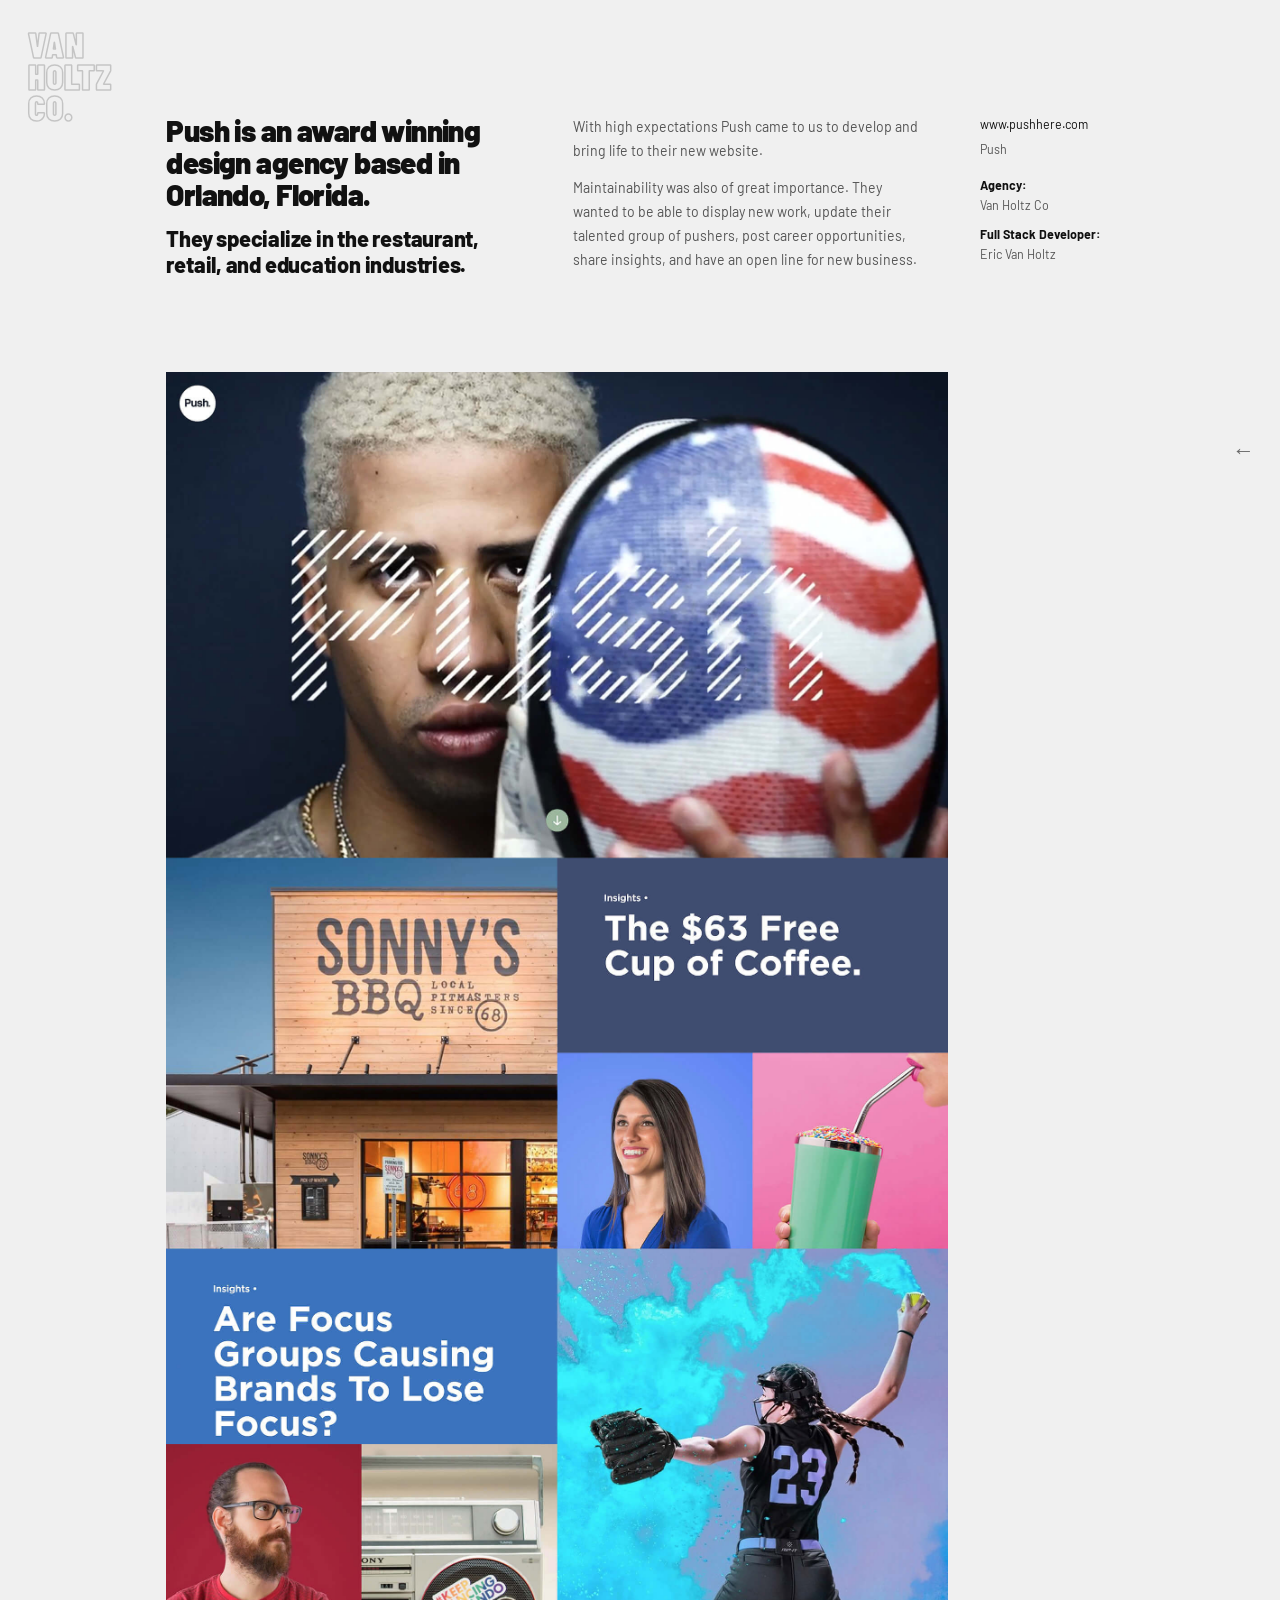
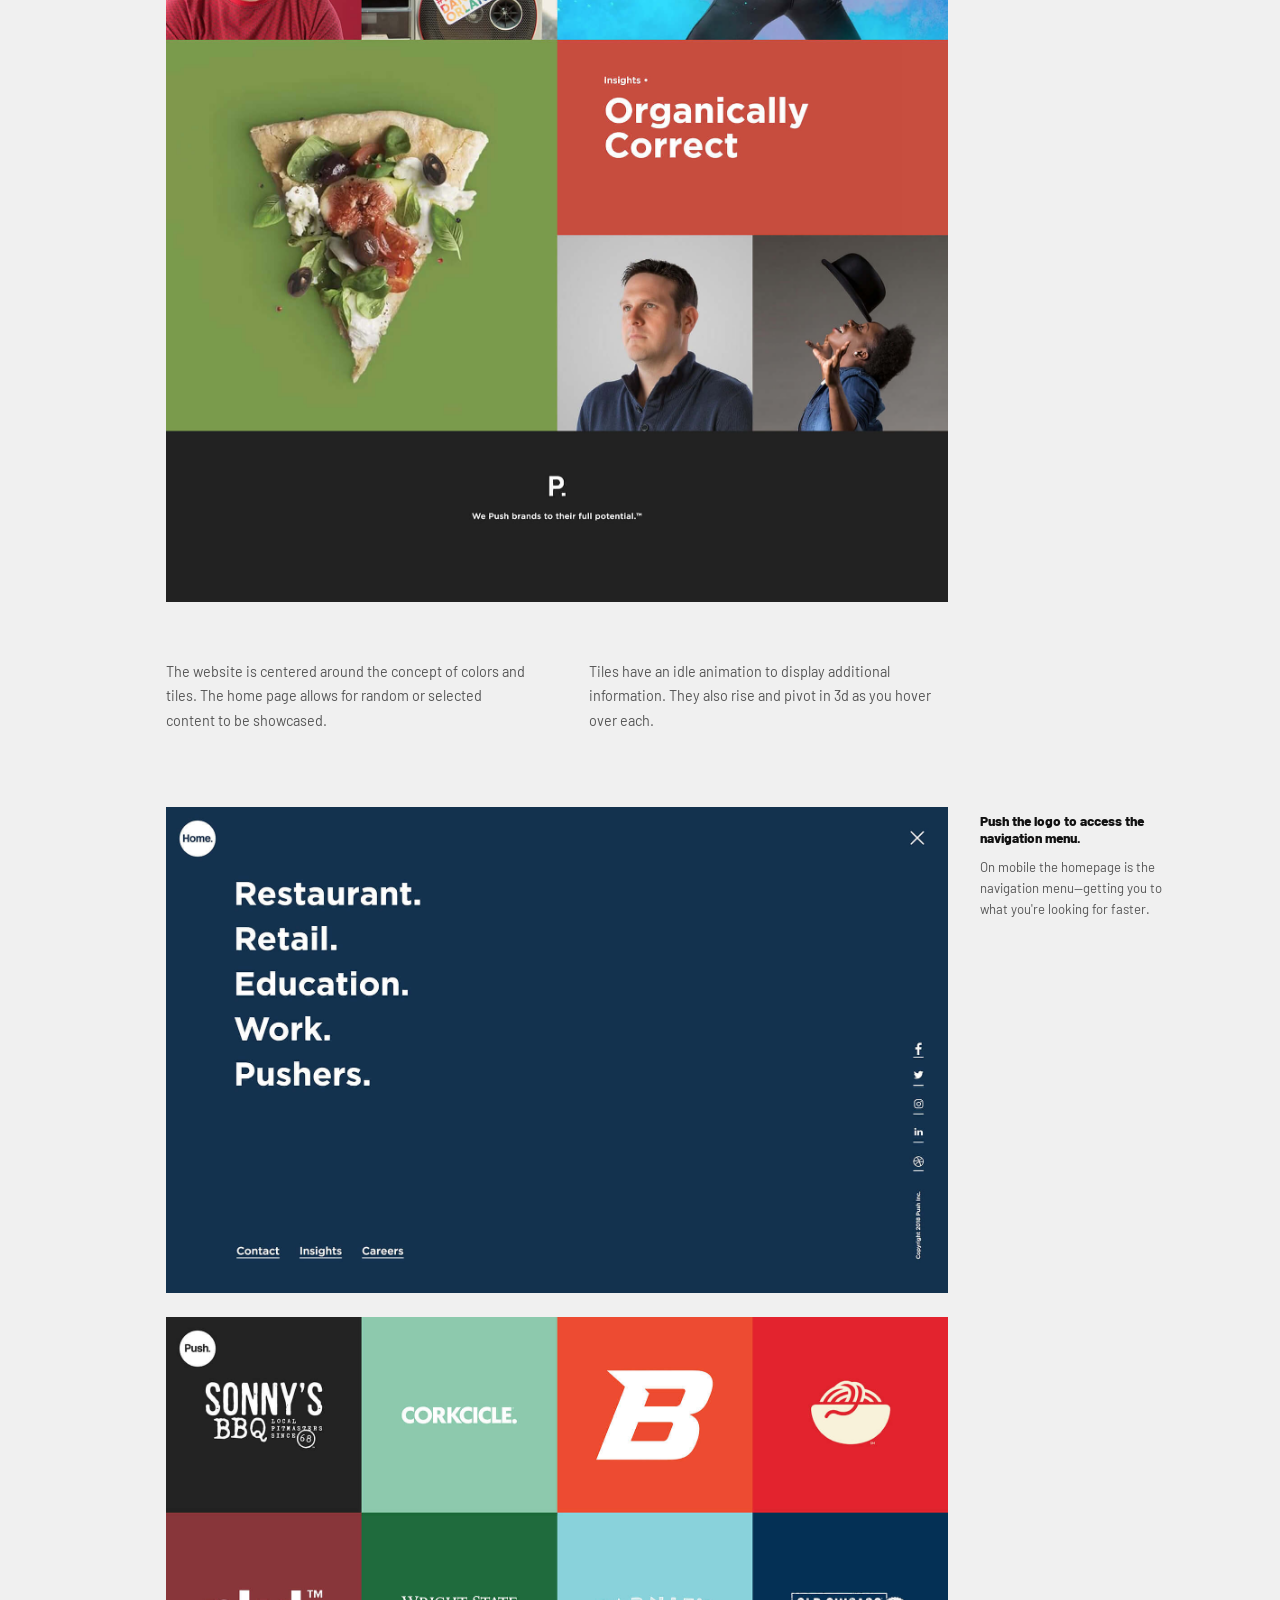
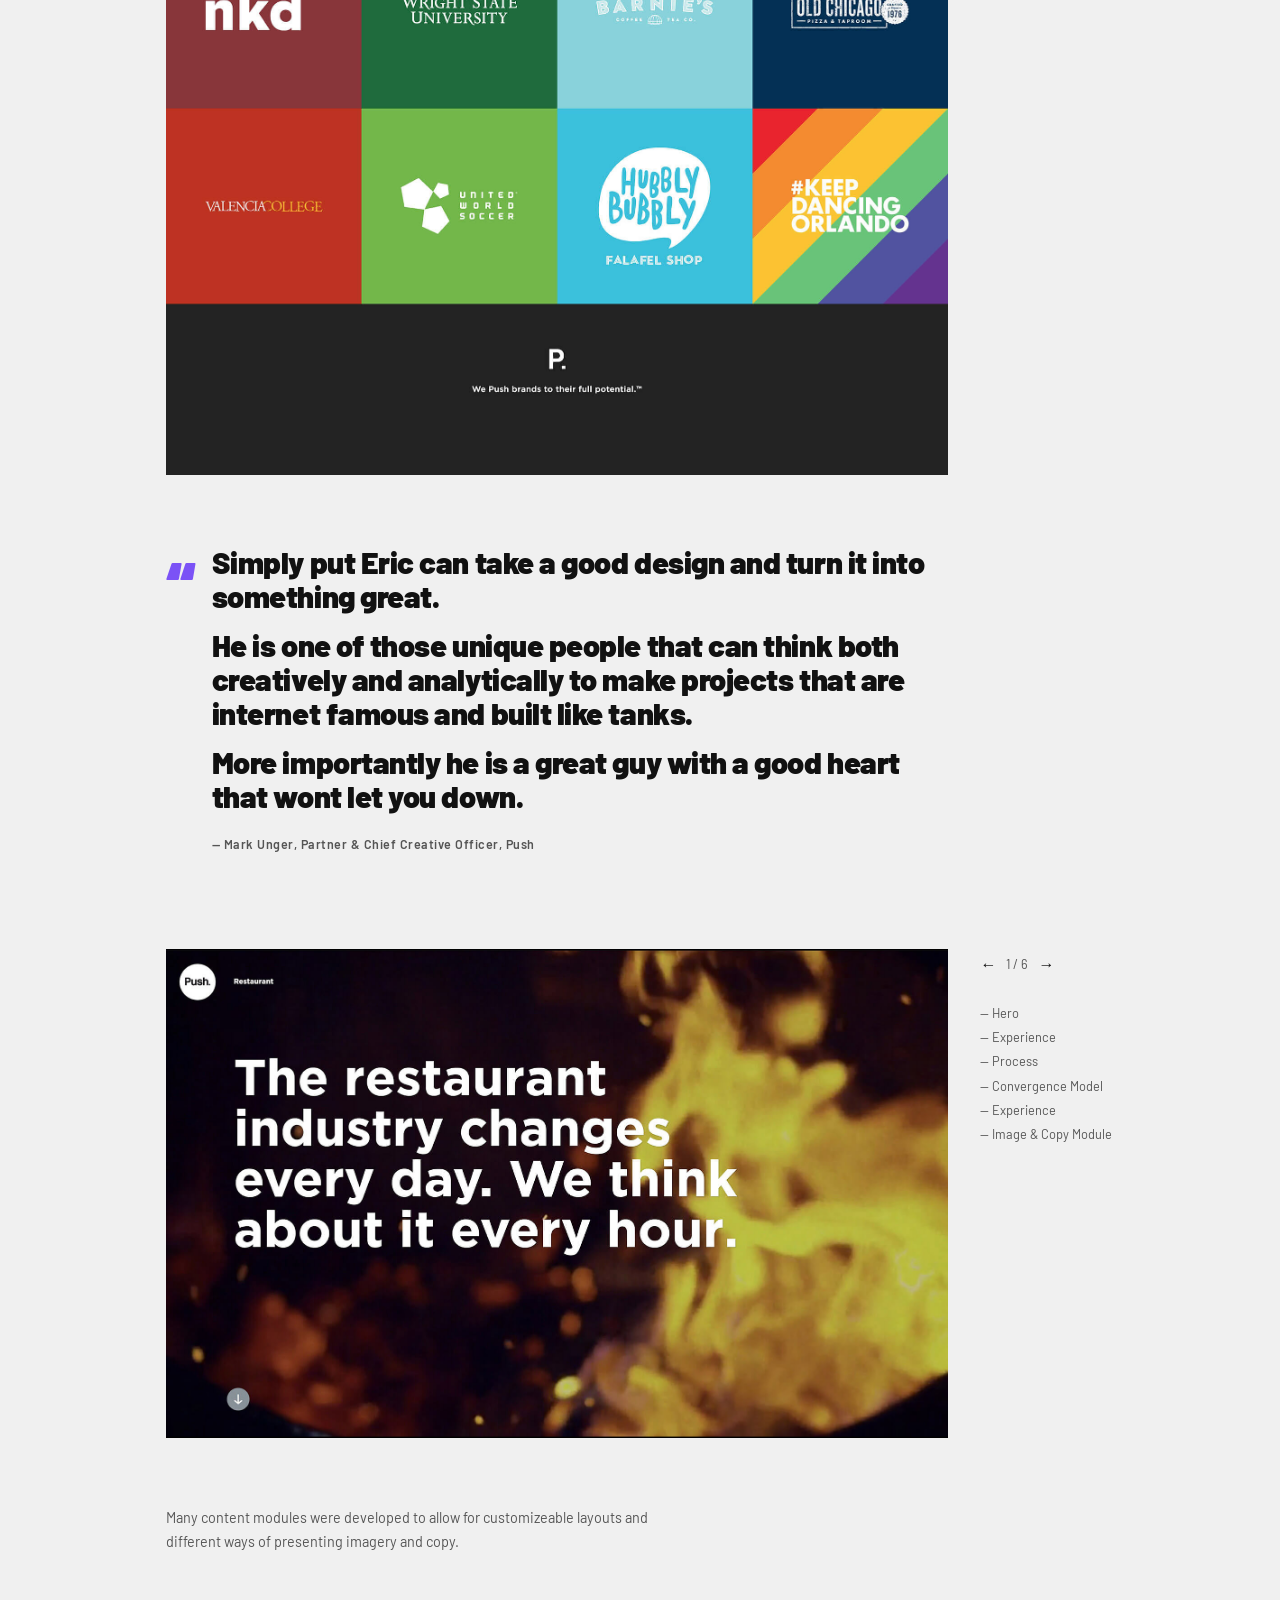
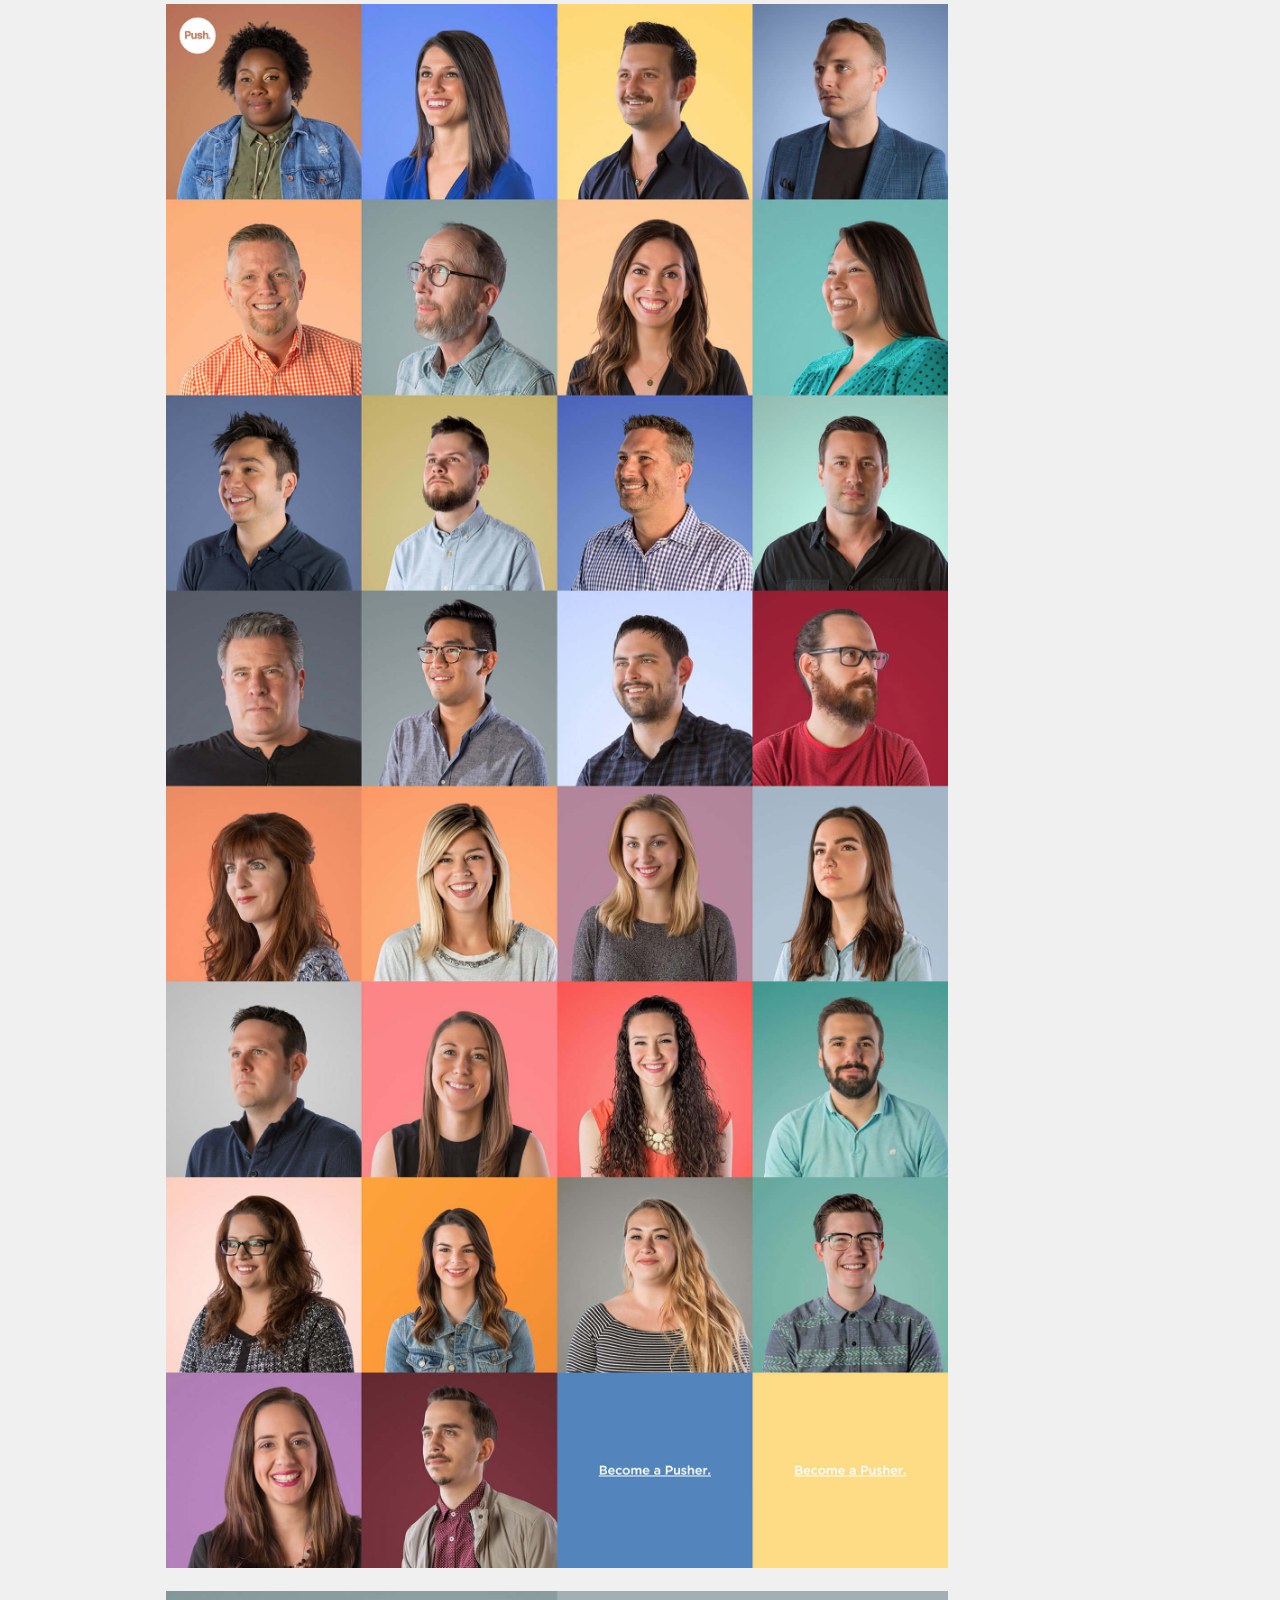
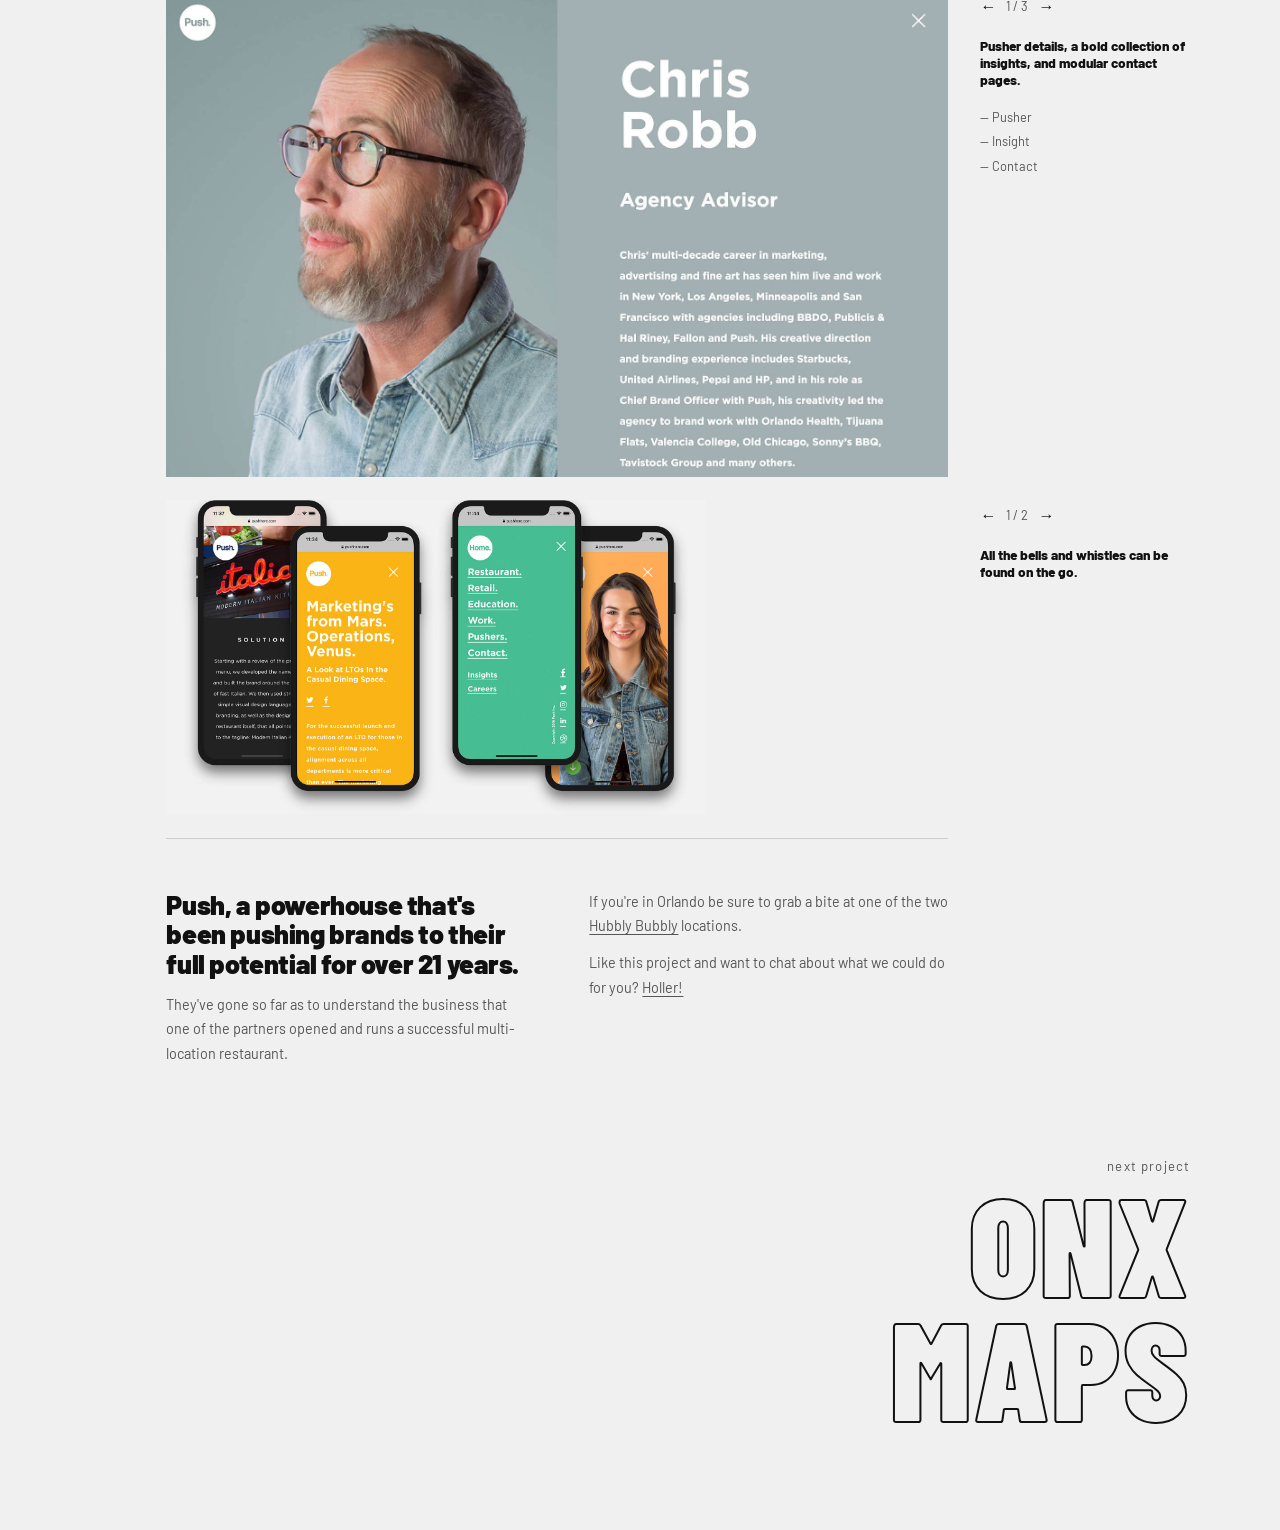
<file: push.html>
<!DOCTYPE html>
<html lang="en">
<head>
    <meta charset="UTF-8">
    <meta name="viewport" content="width=device-width, initial-scale=1.0">
    <title>Van Holtz Co – Work – Push</title>
    <meta name="description" content="Studio of Eric Van Holtz. Push is an award winning design agency based in Orlando, Florida — website build by Van Holtz Co.">
    <link rel="preconnect" href="https://fonts.googleapis.com">
    <link rel="preconnect" href="https://fonts.gstatic.com" crossorigin>
    <link href="https://fonts.googleapis.com/css2?family=Barlow:wght@400;600;700;800;900&family=Barlow+Condensed:wght@700;800;900&display=swap" rel="stylesheet">
    <link rel="stylesheet" href="css/push.css">
</head>
<body>

    <!-- Fixed: back arrow -->
    <a href="index.html" class="back-arrow" aria-label="Back to work">&#8592;</a>

    <!-- Fixed: logo watermark -->
    <div class="logo-watermark" aria-hidden="true">
        <span>VAN</span>
        <span>HOLTZ</span>
        <span>CO.</span>
    </div>

    <main>

        <!-- ═══════════════════════════════════
             INTRO
        ═══════════════════════════════════ -->
        <section class="intro">

            <div class="intro__left">
                <h1>Push is an award winning design agency based in Orlando, Florida.</h1>
                <p class="intro__sub">They specialize in the restaurant, retail, and education industries.</p>
            </div>

            <div class="intro__center">
                <p>With high expectations Push came to us to develop and bring life to their new website.</p>
                <p>Maintainability was also of great importance. They wanted to be able to display new work, update their talented group of pushers, post career opportunities, share insights, and have an open line for new business.</p>
            </div>

            <aside class="intro__meta">
                <a href="imagenes/push/push1.jpg" class="meta__url" target="_blank" rel="noopener">www.pushhere.com</a>
                <p class="meta__client">Push</p>
                <dl class="meta__dl">
                    <dt>Agency:</dt>
                    <dd>Van Holtz Co</dd>
                    <dt>Full Stack Developer:</dt>
                    <dd>Eric Van Holtz</dd>
                </dl>
            </aside>

        </section>

        <!-- ═══════════════════════════════════
             HERO IMAGE
        ═══════════════════════════════════ -->
        <figure class="fig fig--hero">
            <img src="imagenes/push/push1.jpg" alt="Push homepage hero — Push. design agency">
        </figure>

        <!-- ═══════════════════════════════════
             TWO-COL: concept description
        ═══════════════════════════════════ -->
        <section class="two-col">
            <p>The website is centered around the concept of colors and tiles. The home page allows for random or selected content to be showcased.</p>
            <p>Tiles have an idle animation to display additional information. They also rise and pivot in 3d as you hover over each.</p>
        </section>

        <!-- ═══════════════════════════════════
             IMAGE + ASIDE: Push the logo nav
        ═══════════════════════════════════ -->
        <div class="fig-row">
            <figure class="fig">
                <img src="imagenes/push/push2.jpg" alt="Push mobile menu — Restaurant, Retail, Education, Work, Pushers">
            </figure>
            <aside class="fig__aside">
                <h2>Push the logo to access the navigation menu.</h2>
                <p>On mobile the homepage is the navigation menu—getting you to what you're looking for faster.</p>
            </aside>
        </div>

        <!-- ═══════════════════════════════════
             IMAGE: client grid (full width)
        ═══════════════════════════════════ -->
        <figure class="fig fig--full">
            <img src="imagenes/push/push3.jpg" alt="Push client work grid — Sonny's BBQ, Corkcicle, Bodyarmor, nkd, Wright State, Barnie's, Old Chicago, Valencia College, United World Soccer, Hubbly Bubbly, Keep Dancing Orlando">
        </figure>

        <!-- ═══════════════════════════════════
             PULLQUOTE
        ═══════════════════════════════════ -->
        <blockquote class="pullquote">
            <span class="pullquote__mark" aria-hidden="true">&#8220;</span>
            <div class="pullquote__body">
                <p>Simply put Eric can take a good design and turn it into something great.</p>
                <p>He is one of those unique people that can think both creatively and analytically to make projects that are internet famous and built like tanks.</p>
                <p>More importantly he is a great guy with a good heart that wont let you down.</p>
                <footer><cite>&#8212; Mark Unger, Partner &amp; Chief Creative Officer, Push</cite></footer>
            </div>
        </blockquote>

        <!-- ═══════════════════════════════════
             CAROUSEL 1: Restaurant pages (6 slides)
             aside has a list of section names
        ═══════════════════════════════════ -->
        <div class="carousel" id="carousel-restaurant">
            <input type="radio" name="r" id="r1" checked>
            <input type="radio" name="r" id="r2">
            <input type="radio" name="r" id="r3">
            <input type="radio" name="r" id="r4">
            <input type="radio" name="r" id="r5">
            <input type="radio" name="r" id="r6">

            <div class="carousel__stage">
                <div class="carousel__track">
                    <div class="carousel__slide">
                        <img src="imagenes/push/carrusel_1.jpg" alt="Push Restaurant — Hero: The restaurant industry changes every day">
                    </div>
                    <div class="carousel__slide">
                        <img src="imagenes/push/carrusel_2.jpg" alt="Push Restaurant — Experience section">
                    </div>
                    <div class="carousel__slide">
                        <img src="imagenes/push/carrusel_3.jpg" alt="Push Restaurant — Process section">
                    </div>
                    <div class="carousel__slide">
                        <img src="imagenes/push/carrusel_4.jpg" alt="Push Restaurant — Convergence Model">
                    </div>
                    <div class="carousel__slide">
                        <img src="imagenes/push/carrusel_5.jpg" alt="Push Restaurant — Experience detail">
                    </div>
                    <div class="carousel__slide">
                        <img src="imagenes/push/carrusel_6.jpg" alt="Push Restaurant — Image &amp; Copy Module">
                    </div>
                </div>
            </div>

            <aside class="carousel__sidebar fig__aside--list">
                <div class="carousel__counter">
                    <div class="nav-state nav-state-1">
                        <label for="r6">←</label>
                        <span>1 / 6</span>
                        <label for="r2">→</label>
                    </div>
                    <div class="nav-state nav-state-2">
                        <label for="r1">←</label>
                        <span>2 / 6</span>
                        <label for="r3">→</label>
                    </div>
                    <div class="nav-state nav-state-3">
                        <label for="r2">←</label>
                        <span>3 / 6</span>
                        <label for="r4">→</label>
                    </div>
                    <div class="nav-state nav-state-4">
                        <label for="r3">←</label>
                        <span>4 / 6</span>
                        <label for="r5">→</label>
                    </div>
                    <div class="nav-state nav-state-5">
                        <label for="r4">←</label>
                        <span>5 / 6</span>
                        <label for="r6">→</label>
                    </div>
                    <div class="nav-state nav-state-6">
                        <label for="r5">←</label>
                        <span>6 / 6</span>
                        <label for="r1">→</label>
                    </div>
                </div>
                <ul class="section-list">
                    <li>&#8212; Hero</li>
                    <li>&#8212; Experience</li>
                    <li>&#8212; Process</li>
                    <li>&#8212; Convergence Model</li>
                    <li>&#8212; Experience</li>
                    <li>&#8212; Image &amp; Copy Module</li>
                </ul>
            </aside>
        </div>

        <!-- ═══════════════════════════════════
             TEXT: content modules
        ═══════════════════════════════════ -->
        <section class="single-col">
            <p>Many content modules were developed to allow for customizeable layouts and different ways of presenting imagery and copy.</p>
        </section>

        <!-- ═══════════════════════════════════
             IMAGE: Pushers grid (full width)
        ═══════════════════════════════════ -->
        <figure class="fig fig--full">
            <img src="imagenes/push/push4.jpg" alt="Push Pushers page — colorful portrait grid of team members">
        </figure>

        <!-- ═══════════════════════════════════
             CAROUSEL 2: Pusher / Insight / Contact (3 slides)
        ═══════════════════════════════════ -->
        <div class="carousel" id="carousel-pusher">
            <input type="radio" name="p" id="p1" checked>
            <input type="radio" name="p" id="p2">
            <input type="radio" name="p" id="p3">

            <div class="carousel__stage">
                <div class="carousel__track">
                    <div class="carousel__slide">
                        <img src="imagenes/push/carrusel_2_1.jpg" alt="Push Pusher detail — Chris Robb, Agency Advisor">
                    </div>
                    <div class="carousel__slide">
                        <img src="imagenes/push/carrusel_2_2.jpg" alt="Push Insight page">
                    </div>
                    <div class="carousel__slide">
                        <img src="imagenes/push/carrusel_2_3.jpg" alt="Push Contact page">
                    </div>
                </div>
            </div>

            <aside class="carousel__sidebar fig__aside--list">
                <div class="carousel__counter">
                    <div class="nav-state nav-state-1">
                        <label for="p3">←</label>
                        <span>1 / 3</span>
                        <label for="p2">→</label>
                    </div>
                    <div class="nav-state nav-state-2">
                        <label for="p1">←</label>
                        <span>2 / 3</span>
                        <label for="p3">→</label>
                    </div>
                    <div class="nav-state nav-state-3">
                        <label for="p2">←</label>
                        <span>3 / 3</span>
                        <label for="p1">→</label>
                    </div>
                </div>
                <h2>Pusher details, a bold collection of insights, and modular contact pages.</h2>
                <ul class="section-list">
                    <li>&#8212; Pusher</li>
                    <li>&#8212; Insight</li>
                    <li>&#8212; Contact</li>
                </ul>
            </aside>
        </div>

        <!-- ═══════════════════════════════════
             CAROUSEL 3: Mobile (2 slides)
        ═══════════════════════════════════ -->
        <div class="carousel" id="carousel-mobile">
            <input type="radio" name="m" id="m1" checked>
            <input type="radio" name="m" id="m2">

            <div class="carousel__stage">
                <div class="carousel__track">
                    <div class="carousel__slide">
                        <img src="imagenes/push/carousel_3_1.jpg" class="mobile-constrained" alt="Push mobile — case study and navigation screens">
                    </div>
                    <div class="carousel__slide">
                        <img src="imagenes/push/carousel_3_2.jpg" class="mobile-constrained" alt="Push mobile — additional screens">
                    </div>
                </div>
            </div>

            <aside class="carousel__sidebar">
                <div class="carousel__counter">
                    <div class="nav-state nav-state-1">
                        <label for="m2">←</label>
                        <span>1 / 2</span>
                        <label for="m2">→</label>
                    </div>
                    <div class="nav-state nav-state-2">
                        <label for="m1">←</label>
                        <span>2 / 2</span>
                        <label for="m1">→</label>
                    </div>
                </div>
                <h2>All the bells and whistles can be found on the go.</h2>
            </aside>
        </div>

        <!-- ═══════════════════════════════════
             CLOSING — two-col with rule
        ═══════════════════════════════════ -->
        <section class="two-col closing">
            <div>
                <h2>Push, a powerhouse that's been pushing brands to their full potential for over 21 years.</h2>
                <p>They've gone so far as to understand the business that one of the partners opened and runs a successful multi-location restaurant.</p>
            </div>
            <div>
                <p>If you're in Orlando be sure to grab a bite at one of the two <a href="#" class="link--line">Hubbly Bubbly</a> locations.</p>
                <p>Like this project and want to chat about what we could do for you? <a href="mailto:hello@vanholtz.co" class="link--line">Holler!</a></p>
            </div>
        </section>

        <!-- ═══════════════════════════════════
             NEXT PROJECT
        ═══════════════════════════════════ -->
        <nav class="next-project" aria-label="Next project">
            <span class="next-project__label">next project</span>
            <a href="onxmaps.html" class="next-project__name">ONX<br>MAPS</a>
        </nav>

    </main>

</body>
</html>
</file>
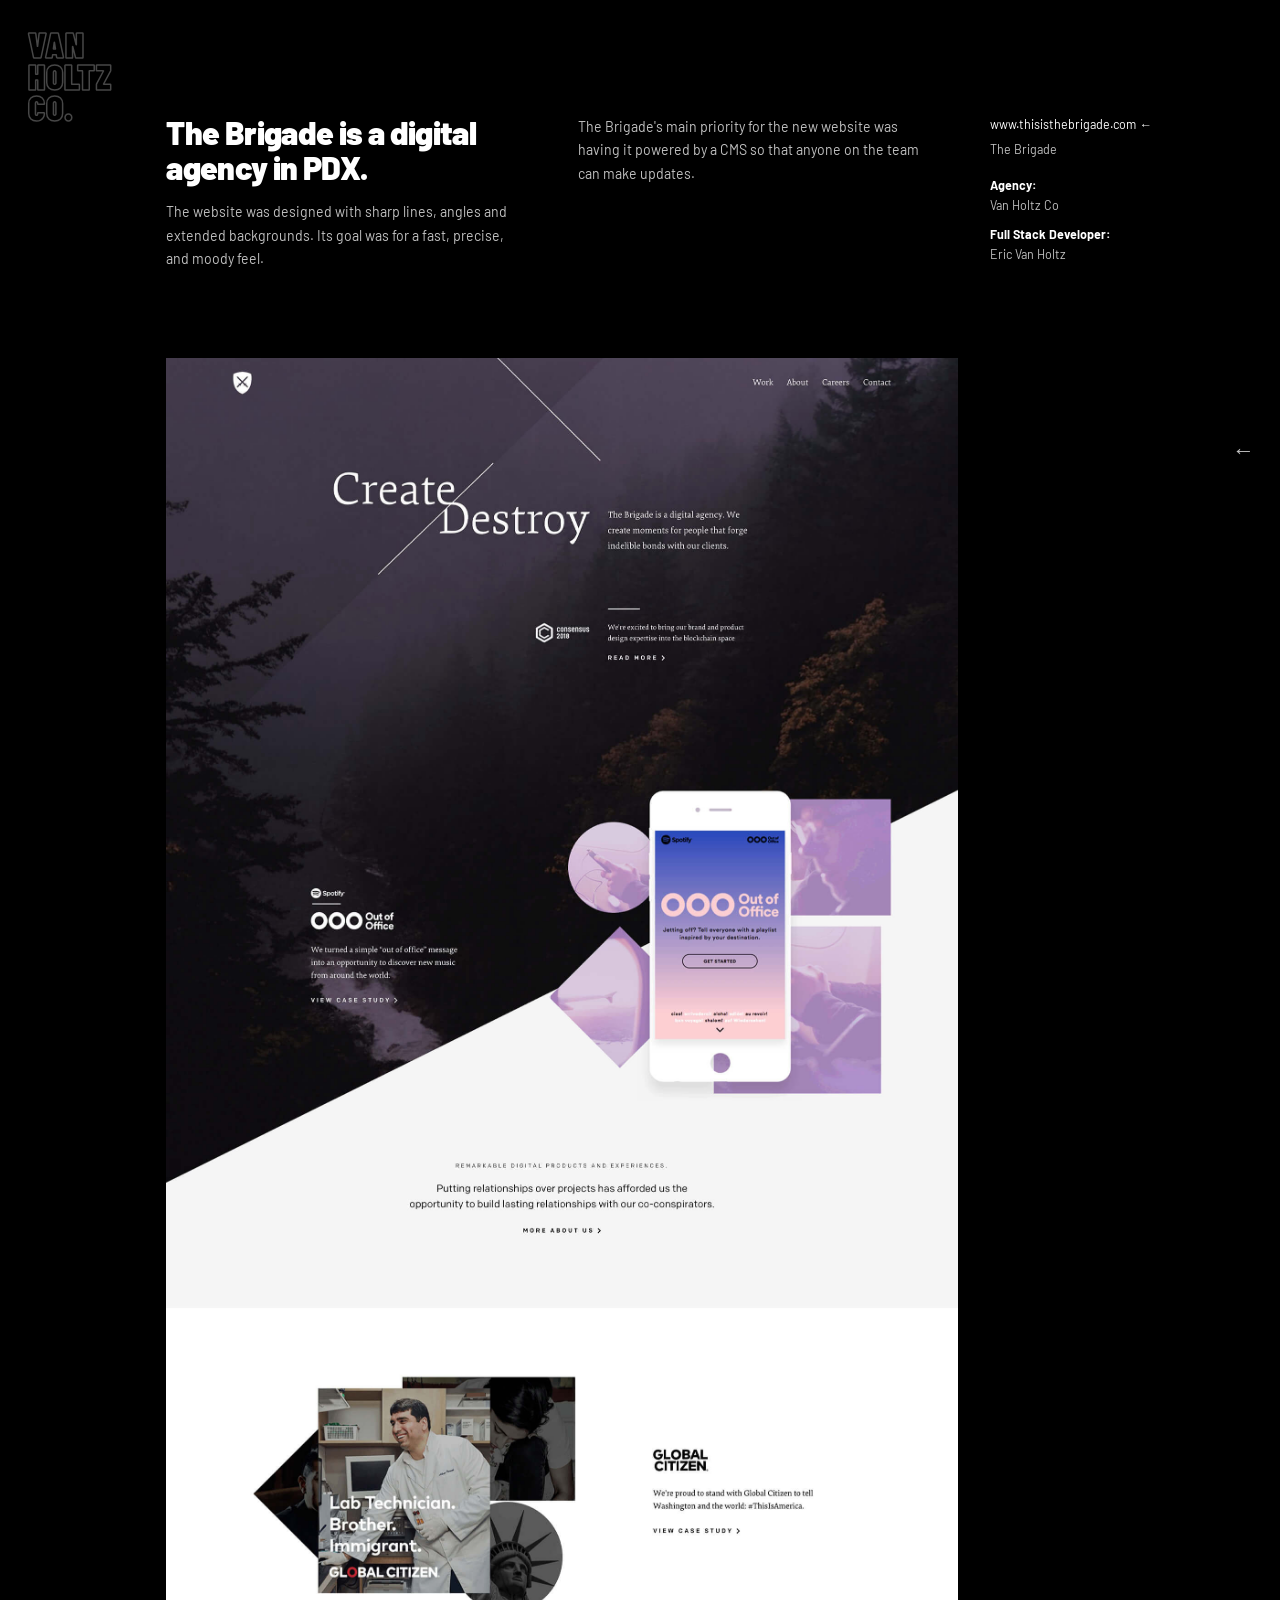
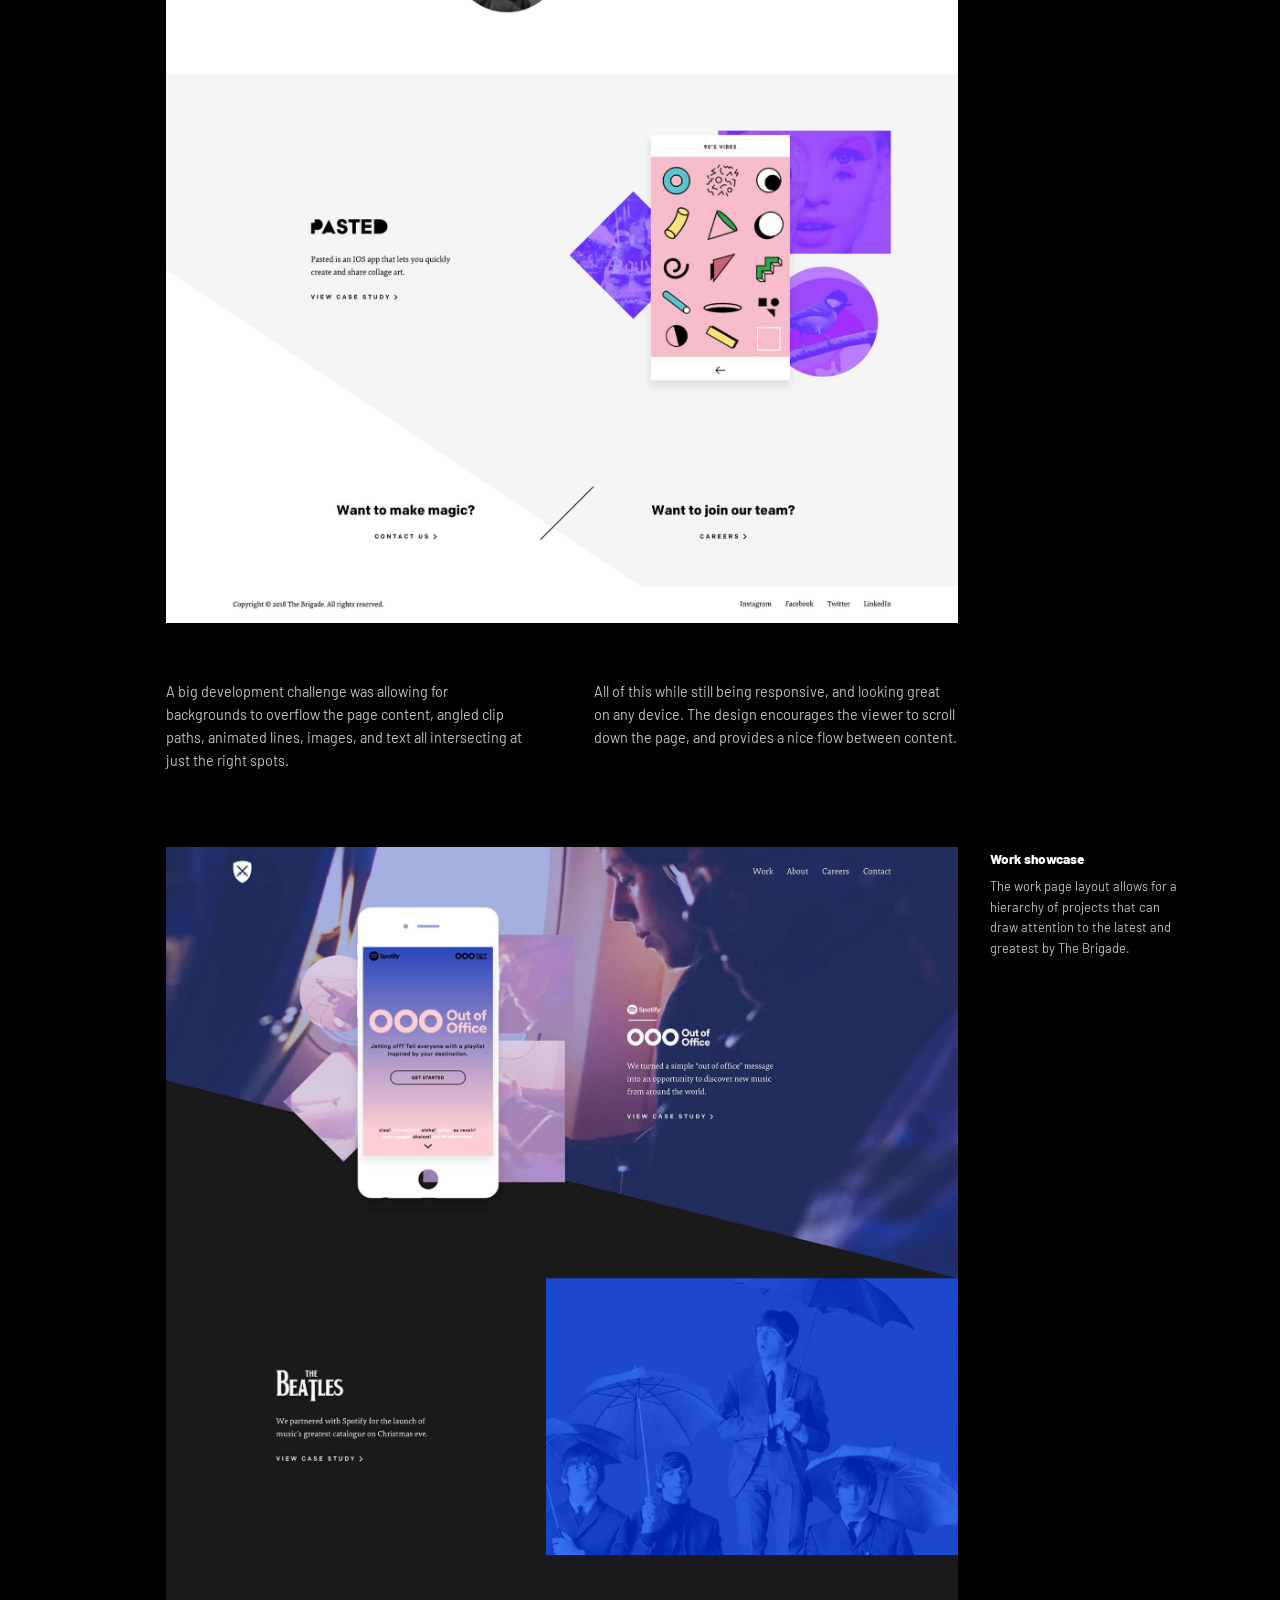
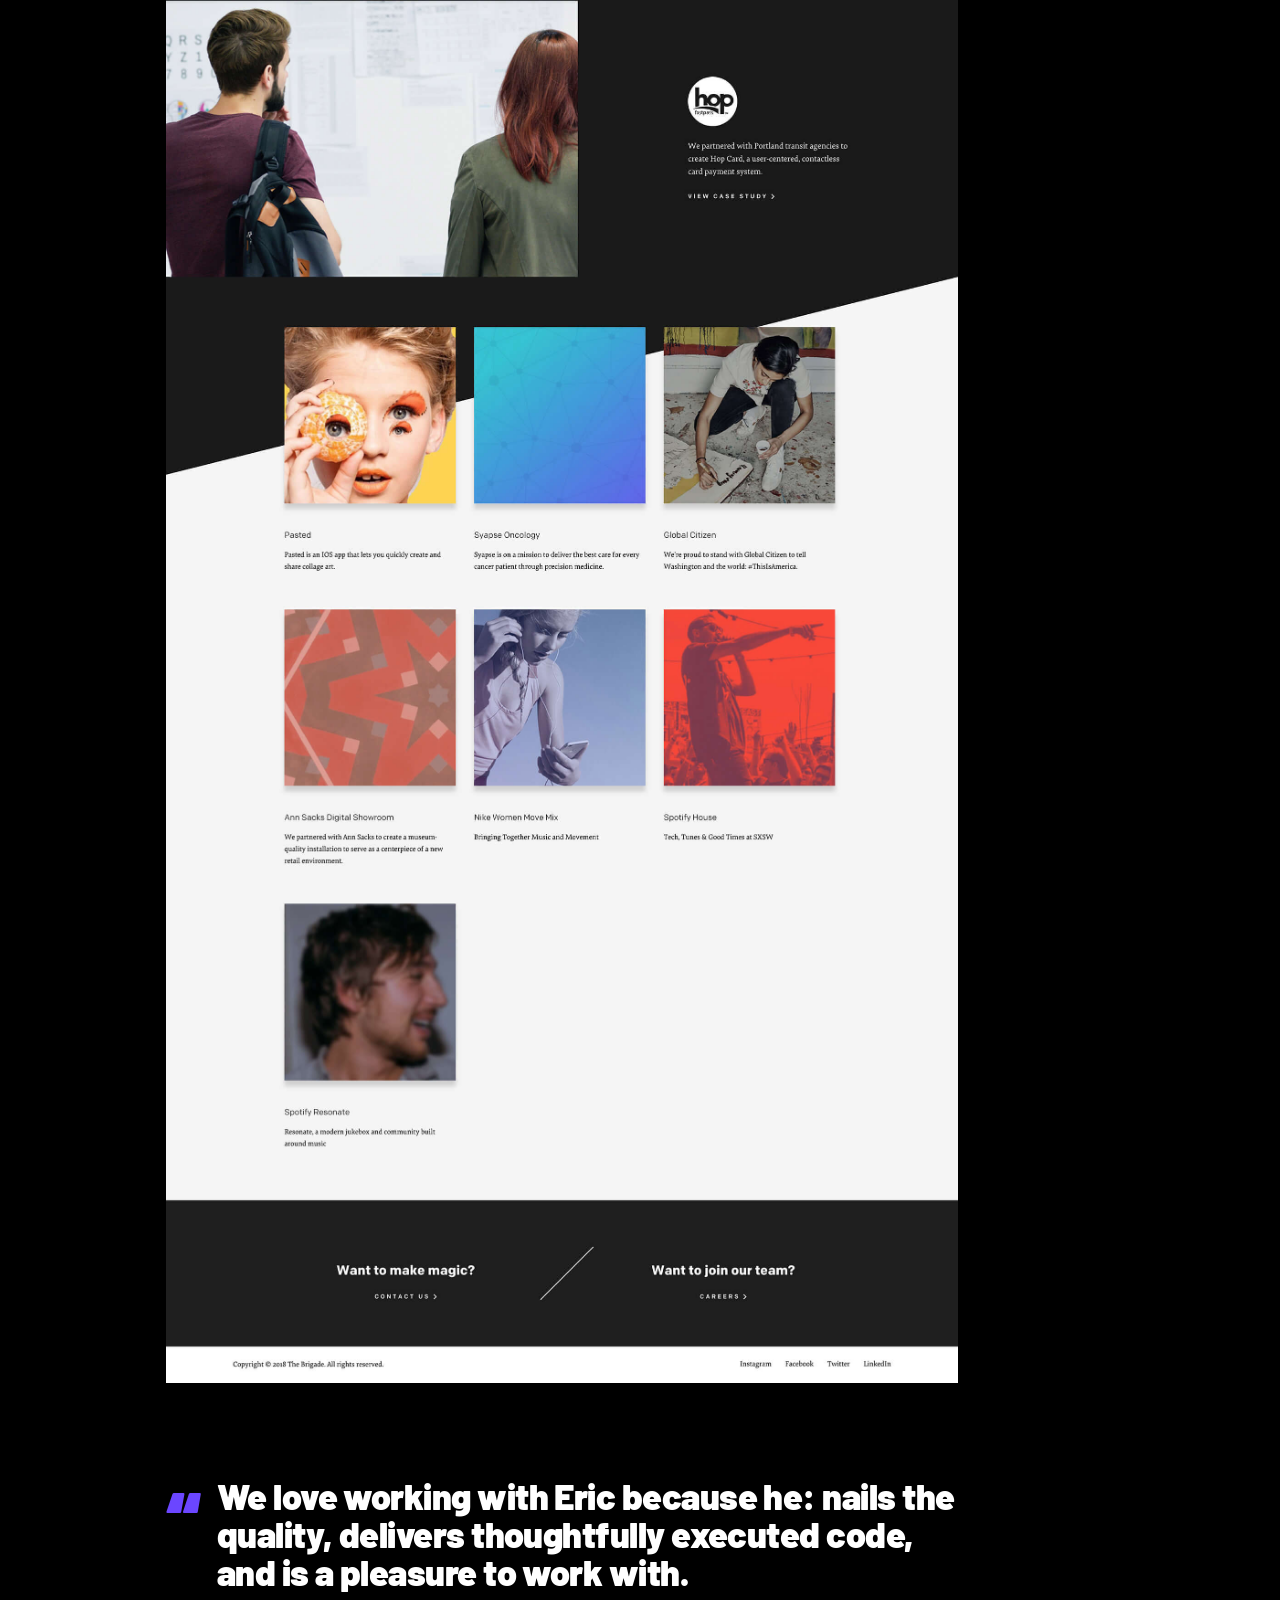
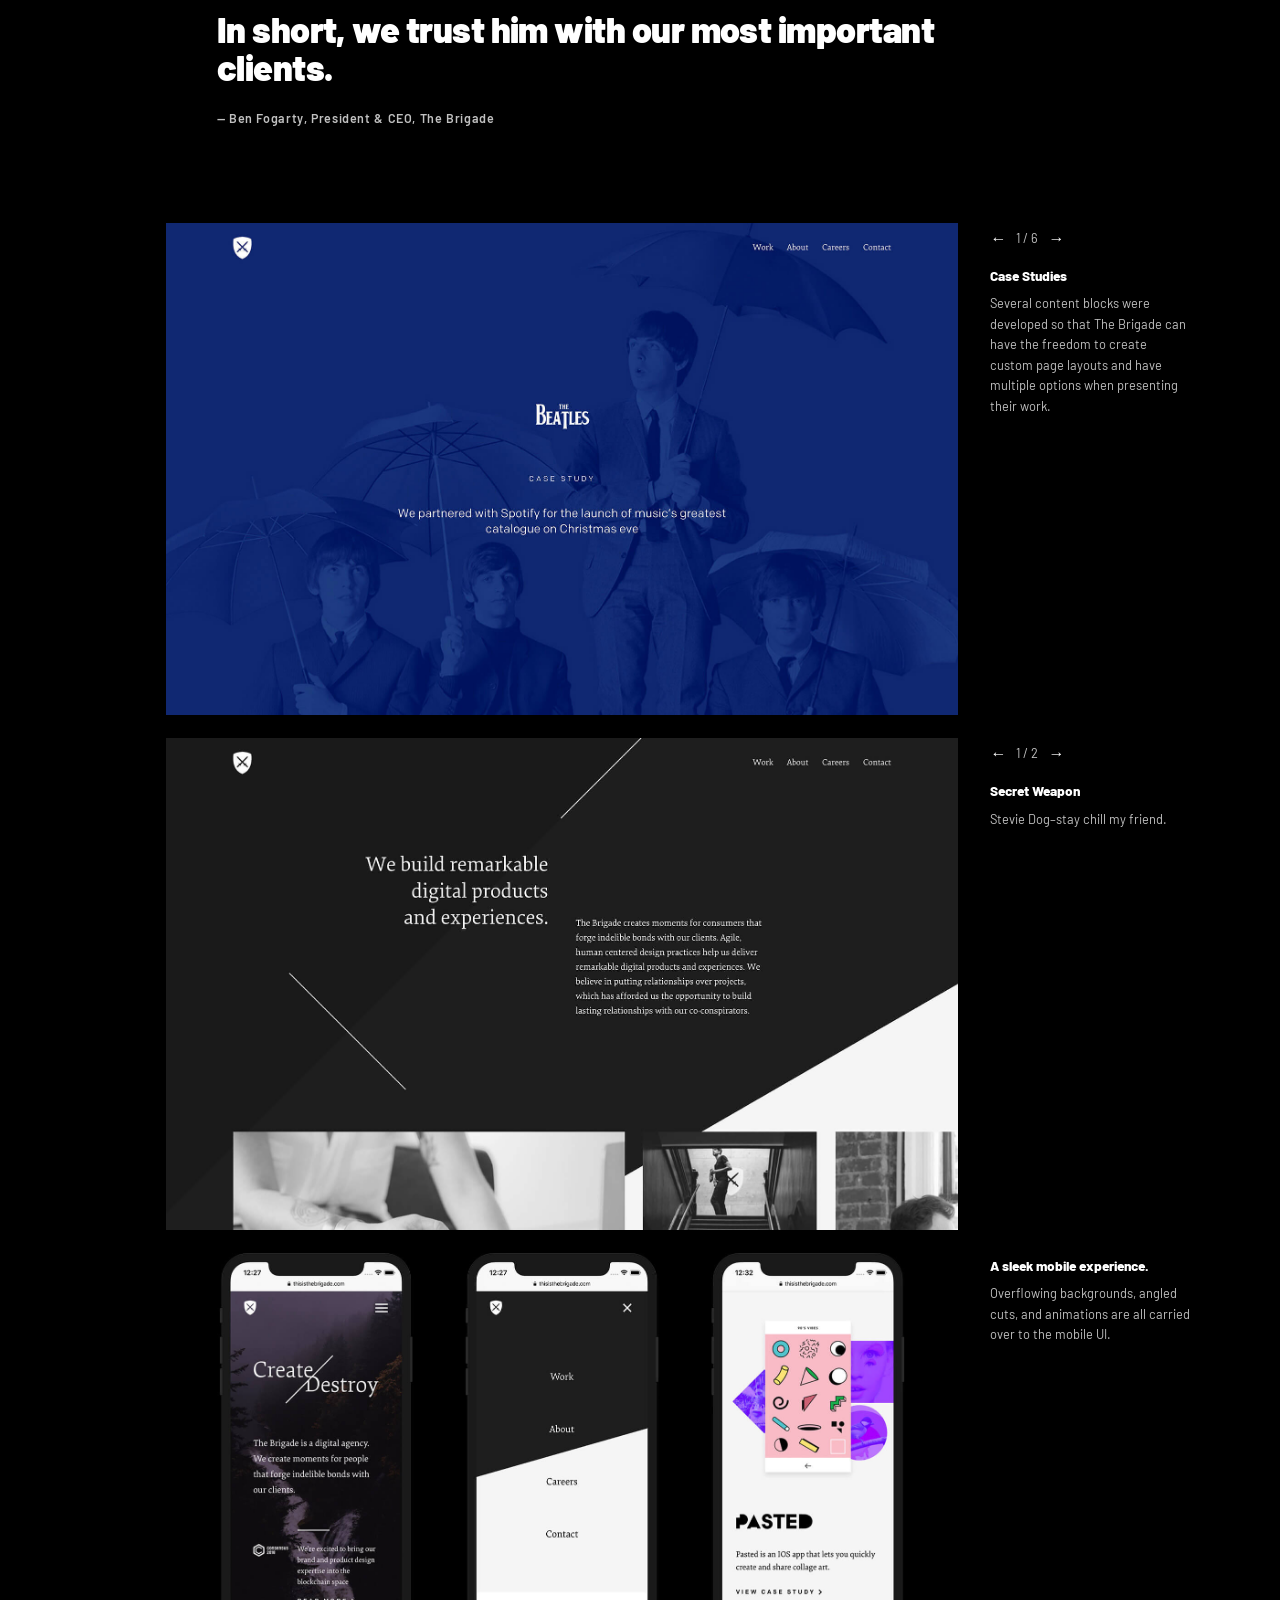
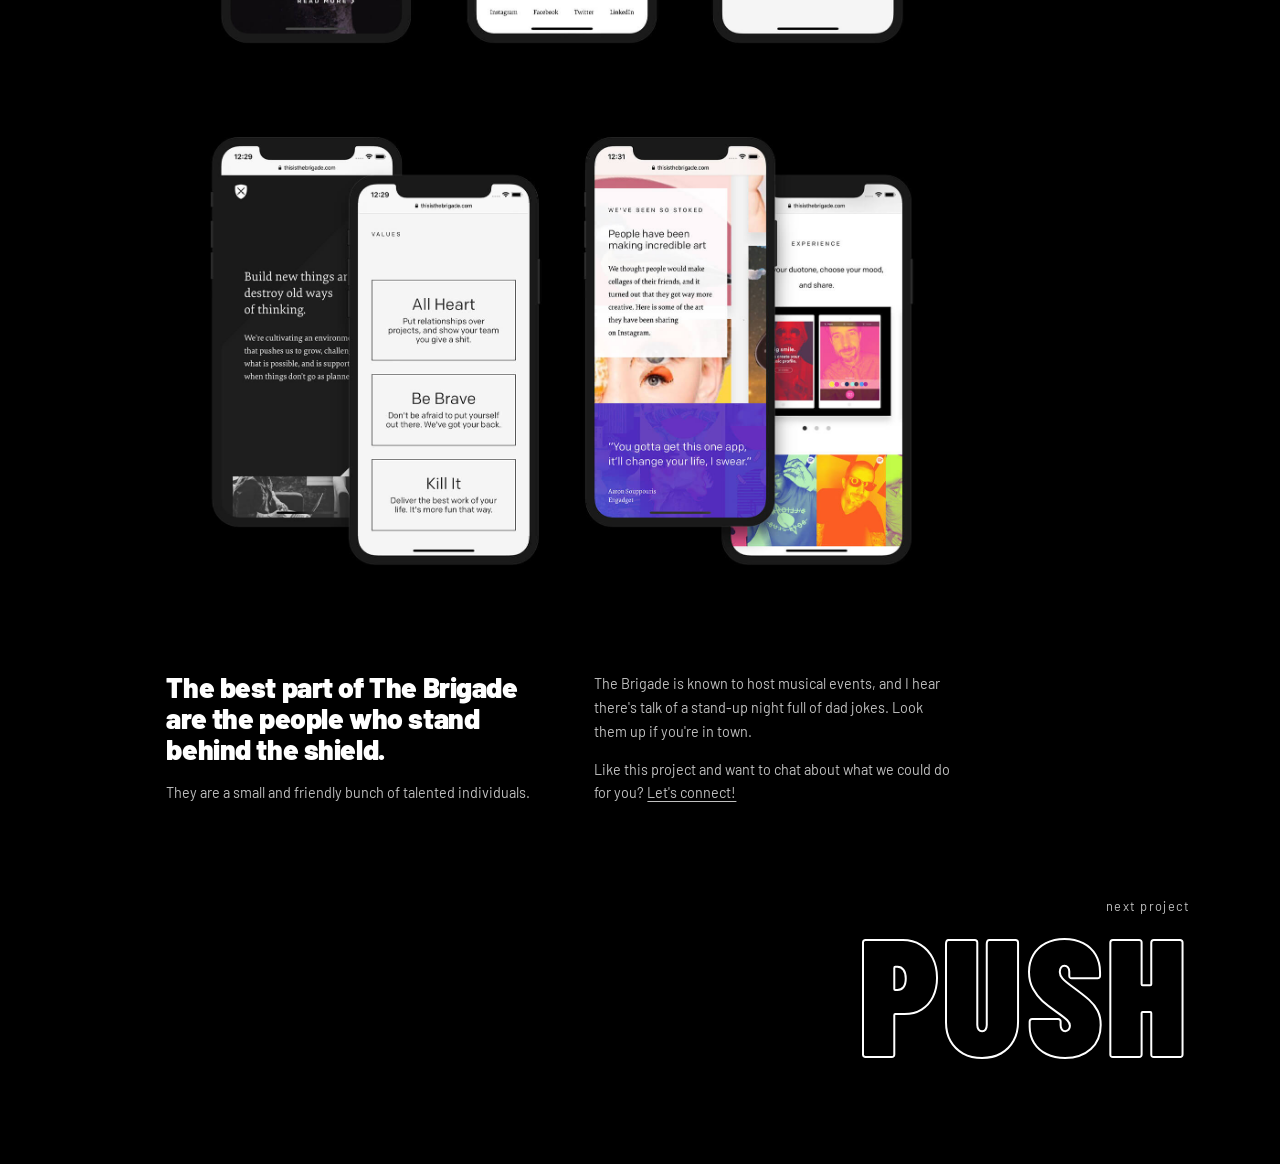
<file: thebrigade.html>
<!DOCTYPE html>
<html lang="en">
<head>
    <meta charset="UTF-8">
    <meta name="viewport" content="width=device-width, initial-scale=1.0">
    <title>Van Holtz Co – Work – The Brigade</title>
    <meta name="description" content="Studio of Eric Van Holtz. Specializing in digital agency The Brigade website build featuring sharp lines, angles, CMS integration, and fully responsive layouts.">
    <link rel="preconnect" href="https://fonts.googleapis.com">
    <link rel="preconnect" href="https://fonts.gstatic.com" crossorigin>
    <link href="https://fonts.googleapis.com/css2?family=Barlow:wght@400;600;700;800;900&family=Barlow+Condensed:wght@400;700;800;900&display=swap" rel="stylesheet">
    <link rel="stylesheet" href="css/thebrigade.css">
</head>
<body>

    <a href="index.html" class="back-arrow" aria-label="Back to work">&#8592;</a>

    <div class="logo-watermark" aria-hidden="true">
        <span>VAN</span>
        <span>HOLTZ</span>
        <span>CO.</span>
    </div>

    <main>

        <!-- ── INTRO ── -->
        <section class="intro">
            <div class="intro__left">
                <h1>The Brigade is a digital agency in PDX.</h1>
                <p>The website was designed with sharp lines, angles and extended backgrounds. Its goal was for a fast, precise, and moody feel.</p>
            </div>

            <div class="intro__center">
                <p>The Brigade's main priority for the new website was having it powered by a CMS so that anyone on the team can make updates.</p>
            </div>

            <aside class="intro__meta">
                <a href="http://www.thisisthebrigade.com" class="meta__url" target="_blank" rel="noopener">www.thisisthebrigade.com &#8592;</a>
                <p class="meta__client">The Brigade</p>
                <dl class="meta__dl">
                    <dt>Agency:</dt>
                    <dd>Van Holtz Co</dd>
                    <dt>Full Stack Developer:</dt>
                    <dd>Eric Van Holtz</dd>
                </dl>
            </aside>
        </section>

        <!-- ── HERO IMAGE ── -->
        <figure class="fig fig--hero">
            <img src="imagenes/thebrigade/thebridgade.jpg" alt="The Brigade homepage — Create / Destroy hero">
        </figure>

        <!-- ── DEV CHALLENGE ── -->
        <section class="two-col">
            <p>A big development challenge was allowing for backgrounds to overflow the page content, angled clip paths, animated lines, images, and text all intersecting at just the right spots.</p>
            <p>All of this while still being responsive, and looking great on any device. The design encourages the viewer to scroll down the page, and provides a nice flow between content.</p>
        </section>

        <!-- ── WORK SHOWCASE ── -->
        <div class="fig-row">
            <figure class="fig">
                <img src="imagenes/thebrigade/thebridgade1.jpg" alt="The Brigade work page — Spotify Out of Office case study">
            </figure>
            <aside class="fig__aside">
                <h2>Work showcase</h2>
                <p>The work page layout allows for a hierarchy of projects that can draw attention to the latest and greatest by The Brigade.</p>
            </aside>
        </div>

        <!-- ── PULLQUOTE ── -->
        <blockquote class="pullquote">
            <span class="pullquote__mark" aria-hidden="true">&#8220;</span>
            <div class="pullquote__body">
                <p>We love working with Eric because he: nails the quality, delivers thoughtfully executed code, and is a pleasure to work with.</p>
                <p>In short, we trust him with our most important clients.</p>
                <footer><cite>&#8212; Ben Fogarty, President &amp; CEO, The Brigade</cite></footer>
            </div>
        </blockquote>

        <!-- ── CAROUSEL 1: Case Studies (CSS-only, radio hack) ── -->
        <div class="carousel">
            <input type="radio" name="cs" id="cs1r1" checked>
            <input type="radio" name="cs" id="cs1r2">
            <input type="radio" name="cs" id="cs1r3">
            <input type="radio" name="cs" id="cs1r4">
            <input type="radio" name="cs" id="cs1r5">
            <input type="radio" name="cs" id="cs1r6">

            <div class="carousel__stage">
                <div class="carousel__track">
                    <div class="carousel__slide">
                        <img src="imagenes/thebrigade/thebridgade2.jpg" alt="The Brigade Case Study 1">
                    </div>
                    <div class="carousel__slide">
                        <img src="imagenes/thebrigade/carousel_01-slide_02.jpg" alt="The Brigade Case Study 2">
                    </div>
                    <div class="carousel__slide">
                        <img src="imagenes/thebrigade/carousel_01-slide_03.jpg" alt="The Brigade Case Study 3">
                    </div>
                    <div class="carousel__slide">
                        <img src="imagenes/thebrigade/carousel_01-slide_04.jpg" alt="The Brigade Case Study 4">
                    </div>
                    <div class="carousel__slide">
                        <img src="imagenes/thebrigade/carousel_01-slide_05.jpg" alt="The Brigade Case Study 5">
                    </div>
                    <div class="carousel__slide">
                        <img src="imagenes/thebrigade/carousel_01-slide_06.jpg" alt="The Brigade Case Study 6">
                    </div>
                </div>
            </div>
            <aside class="carousel__sidebar">
                <div class="carousel__counter">
                    <div class="nav-state nav-state-1">
                        <label for="cs1r6" aria-label="Anterior">←</label>
                        <span>1 / 6</span>
                        <label for="cs1r2" aria-label="Siguiente">→</label>
                    </div>
                    <div class="nav-state nav-state-2">
                        <label for="cs1r1" aria-label="Anterior">←</label>
                        <span>2 / 6</span>
                        <label for="cs1r3" aria-label="Siguiente">→</label>
                    </div>
                    <div class="nav-state nav-state-3">
                        <label for="cs1r2" aria-label="Anterior">←</label>
                        <span>3 / 6</span>
                        <label for="cs1r4" aria-label="Siguiente">→</label>
                    </div>
                    <div class="nav-state nav-state-4">
                        <label for="cs1r3" aria-label="Anterior">←</label>
                        <span>4 / 6</span>
                        <label for="cs1r5" aria-label="Siguiente">→</label>
                    </div>
                    <div class="nav-state nav-state-5">
                        <label for="cs1r4" aria-label="Anterior">←</label>
                        <span>5 / 6</span>
                        <label for="cs1r6" aria-label="Siguiente">→</label>
                    </div>
                    <div class="nav-state nav-state-6">
                        <label for="cs1r5" aria-label="Anterior">←</label>
                        <span>6 / 6</span>
                        <label for="cs1r1" aria-label="Siguiente">→</label>
                    </div>
                </div>
                <h2>Case Studies</h2>
                <p>Several content blocks were developed so that The Brigade can have the freedom to create custom page layouts and have multiple options when presenting their work.</p>
            </aside>
        </div>

        <!-- ── CAROUSEL 2: Secret Weapon (CSS-only) ── -->
        <div class="carousel">
            <input type="radio" name="sw" id="sw1r1" checked>
            <input type="radio" name="sw" id="sw1r2">

            <div class="carousel__stage">
                <div class="carousel__track">
                    <div class="carousel__slide">
                        <img src="imagenes/thebrigade/thebridgade3.jpg" alt="Secret Weapon slide 1">
                    </div>
                    <div class="carousel__slide">
                        <img src="imagenes/thebrigade/carousel_02-slide_002.jpg" alt="Secret Weapon slide 2">
                    </div>
                </div>
            </div>
            <aside class="carousel__sidebar">
                <div class="carousel__counter">
                    <div class="nav-state nav-state-1">
                        <label for="sw1r2" aria-label="Anterior">←</label>
                        <span>1 / 2</span>
                        <label for="sw1r2" aria-label="Siguiente">→</label>
                    </div>
                    <div class="nav-state nav-state-2">
                        <label for="sw1r1" aria-label="Anterior">←</label>
                        <span>2 / 2</span>
                        <label for="sw1r1" aria-label="Siguiente">→</label>
                    </div>
                </div>
                <h2>Secret Weapon</h2>
                <p>Stevie Dog&#8211;stay chill my friend.</p>
            </aside>
        </div>

        <!-- ── MOBILE ── -->
        <div class="fig-row">
            <div class="fig-column">
                <figure class="fig">
                    <img src="imagenes/thebrigade/thebridgade4.jpg" alt="The Brigade — three phones showing mobile responsive design">
                </figure>
                <figure class="fig" style="margin-top: clamp(.8rem, 1.8vw, 1.5rem);">
                    <img src="imagenes/thebrigade/celfin.jpg" alt="The Brigade — three phones showing mobile responsive design">
                </figure>
            </div>
            <aside class="fig__aside">
                <h2>A sleek mobile experience.</h2>
                <p>Overflowing backgrounds, angled cuts, and animations are all carried over to the mobile UI.</p>
            </aside>
        </div>

        <!-- ── CLOSING ── -->
        <section class="two-col closing">
            <div>
                <h2>The best part of The Brigade are the people who stand behind the shield.</h2>
                <p>They are a small and friendly bunch of talented individuals.</p>
            </div>
            <div>
                <p>The Brigade is known to host musical events, and I hear there's talk of a stand-up night full of dad jokes. Look them up if you're in town.</p>
                <p>Like this project and want to chat about what we could do for you? <a href="mailto:hello@vanholtz.co" class="link--line">Let's connect!</a></p>
            </div>
        </section>

        <!-- ── NEXT PROJECT ── -->
        <nav class="next-project" aria-label="Next project">
            <span class="next-project__label">next project</span>
            <a href="push.html" class="next-project__name">PUSH</a>
        </nav>

    </main>

</body>
</html>
</file>
<file: css/style.css>
:root {
  --color-bg:      #5533ff;
  --color-black:   #000000;
  --color-white:   #ffffff;

  --font-display:  "Druk Wide Web", sans-serif;
  --font-body:     akzidenz-grotesk, sans-serif;

  --left-offset:    46vw;
  --header-height:  160px;

  --project-size:   clamp(50px, 8.5vw, 120px);
}

*,
*::before,
*::after {
  margin: 0;
  padding: 0;
  box-sizing: border-box;
}

html {
  scroll-behavior: smooth;
}

body {
  background-color: var(--color-bg);
  color: var(--color-white);
  font-family: var(--font-body);
  font-size: 14px;
  line-height: 16px;
  overflow-x: hidden;
  min-height: 100vh;
}

a {
  color: inherit;
  text-decoration: none;
}

ol,
ul {
  list-style: none;
}

h2 {
  font-size: inherit;
  font-weight: inherit;
  margin: 0;
}

.site-header {
  position: fixed;
  bottom: 0;
  left: 0;
  right: 0;
  z-index: 200;
  display: flex;
  flex-wrap: wrap;         
  align-content: flex-end; 
  align-items: flex-end;
  height: var(--header-height);
  padding: 1rem 2rem 0.75rem;
  gap: 0.4rem 0;
}

.logo {
  flex: 0 0 100%;
  margin-bottom: 0.1rem;
}

.logo a {
  display: block;
  font-family: var(--font-display);
  font-weight: 500;
  font-size: 40px;
  line-height: 34px;
  color: var(--color-white);
  text-transform: uppercase;
}

.panel--primary {
  display: flex;
  align-items: flex-end;
  gap: 2.5rem;
  flex: 1;
}

.brand {
  display: flex;
  flex-direction: column;
}

.contact-info {
  display: flex;
  flex-direction: column;
  font-style: normal;
}

.site-header a:hover {
  opacity: 0.7;
}

.primary-nav ol {
  display: flex;
  flex-direction: column;
  counter-reset: nav-primary;
}

.primary-nav li {
  counter-increment: nav-primary;
  display: flex;
  align-items: baseline;
  gap: 0.5rem;
}

.primary-nav li::before {
  content: counter(nav-primary, decimal-leading-zero);
  font-size: 11px;
  font-variant-numeric: tabular-nums;
  opacity: 0.75;
}

.panel--secondary {
  display: flex;
  align-items: flex-end;
  gap: 2.5rem;
  margin-left: auto;
  font-weight: 500;
}

.panel--secondary .studio-description {
  display: none;
}

.social-nav ol {
  display: flex;
  flex-direction: column;
  counter-reset: nav-social 2;
}

.social-nav li {
  counter-increment: nav-social;
  display: flex;
  align-items: baseline;
  gap: 0.5rem;
}

.social-nav li::before {
  content: counter(nav-social, decimal-leading-zero);
  font-size: 11px;
  font-variant-numeric: tabular-nums;
  opacity: 0.75;
}

.secondary-nav ul {
  display: flex;
  flex-direction: column;
}

#main-content {
  padding-top: 4vh;
  padding-left: calc(var(--left-offset) - 4rem);
  padding-bottom: calc(var(--header-height) + 1.5rem);
}

.projects-list {
  display: flex;
  flex-direction: column;
}

.project-item {
  position: relative;
}

.project-item article {
  display: flex;
  align-items: flex-start;
}

.project-year {
  order: -1;
  font-size: 11px;
  line-height: 1;
  color: var(--color-black);
  white-space: nowrap;
  flex-shrink: 0;
  padding-top: 0.35em;
  margin-right: 0.1em;
}

.project-link {
  display: flex;
  align-items: flex-start;
  width: 100%;
  min-width: 0;
  line-height: 1;
}

.project-slash {
  flex-shrink: 0;
  font-family: var(--font-display);
  font-weight: 500;
  font-size: clamp(30px, 5vw, 70px);
  line-height: 1;
  color: var(--color-black);
  padding-top: 0.18em;
  margin-right: 0.05em;
}

.project-name {
  font-family: var(--font-display);
  font-weight: 900;
  font-size: var(--project-size);
  line-height: 0.88;
  text-transform: uppercase;
  letter-spacing: -0.02em;
  color: var(--color-black);
  overflow-wrap: break-word;
  word-break: break-word;
  hyphens: auto;
  min-width: 0;
}

.project-link:hover .project-name {
  color: transparent;
  -webkit-text-stroke: 0.04em var(--color-black);
}

.project-item:nth-child(5) .project-name {
  color: transparent;
  -webkit-text-stroke: 0.04em var(--color-black);
}

.project-item:nth-child(5) .project-link:hover .project-name {
  color: var(--color-black);
  -webkit-text-stroke: 0;
}

.site-footer {
  display: none;
}

@media (max-width: 1024px) {
  :root {
    --left-offset:   28vw;
    --project-size:  clamp(44px, 10vw, 100px);
  }

  .logo a {
    font-size: 32px;
    line-height: 28px;
  }

  .panel--primary,
  .panel--secondary {
    gap: 1.5rem;
  }
}

@media (max-width: 680px) {
  :root {
    --left-offset:    0px;
    --project-size:   clamp(40px, 14vw, 80px);
    --header-height:  0px;
  }

  .site-header {
    position: relative;
    flex-direction: column;
    align-items: flex-start;
    height: auto;
    padding: 1.5rem;
    gap: 1.5rem;
  }

  .logo {
    flex: none;
  }

  .panel--primary,
  .panel--secondary {
    flex-wrap: wrap;
    gap: 1rem;
    margin-left: 0;
  }

  #main-content {
    padding-left: 1.5rem;
    padding-right: 1rem;
    padding-top: 2rem;
    padding-bottom: 2rem;
  }

  .project-item article {
    flex-wrap: wrap;
  }

  .project-year {
    position: static;
    display: block;
    margin-bottom: 0.25rem;
    color: var(--color-white);
  }
}
</file>
<file: css/iconmotosports.css>
/* =============================================
   ICON MOTOSPORTS — VAN HOLTZ CO.
   CSS-ONLY (sin JavaScript)
   ============================================= */

@import url('https://fonts.googleapis.com/css2?family=Barlow+Condensed:wght@700;800;900&family=Barlow:wght@400;500;600&display=swap');

*, *::before, *::after {
  box-sizing: border-box;
  margin: 0;
  padding: 0;
}

:root {
  --bg: #ebebeb;
  --text: #111111;
  --muted: #555555;
  --font-display: 'Barlow Condensed', sans-serif;
  --font-body: 'Barlow', sans-serif;
  --max: 1300px;
  --pad: clamp(1.25rem, 4vw, 2.5rem);
}

html { font-size: 16px; }

body {
  background: var(--bg);
  color: var(--text);
  font-family: var(--font-body);
  line-height: 1.6;
  overflow-x: hidden;
}

img {
  display: block;
  width: 100%;
  height: 100%;
  object-fit: cover;
}

a { color: inherit; text-decoration: none; }

/* =============================================
   HEADER
   ============================================= */

.site-header {
  position: fixed;
  top: 0;
  left: 0;
  z-index: 100;
  padding: 1.25rem var(--pad);
  pointer-events: none;
}

.logo {
  font-family: var(--font-display);
  font-weight: 900;
  font-size: clamp(2rem, 4vw, 3.5rem);
  line-height: 0.88;
  color: rgba(0,0,0,0.13);
  letter-spacing: -0.01em;
}

/* =============================================
   PROJECT INTRO
   ============================================= */

.project-intro {
  display: grid;
  grid-template-columns: 1fr 1fr 260px;
  gap: 2.5rem;
  max-width: var(--max);
  margin: 0 auto;
  padding: 7rem var(--pad) 4.5rem;
}

.intro-left h1 {
  font-family: var(--font-display);
  font-weight: 800;
  font-size: clamp(1.3rem, 2vw, 1.85rem);
  line-height: 1.15;
  margin-bottom: 1.25rem;
}

.intro-left p,
.intro-center p {
  font-size: 0.875rem;
  line-height: 1.7;
  margin-bottom: 1rem;
}

.meta-links {
  display: flex;
  flex-direction: column;
  margin-bottom: 0.6rem;
}

.meta-links a {
  font-weight: 700;
  font-size: 0.82rem;
  line-height: 1.55;
  transition: opacity 0.2s;
}
.meta-links a:hover { opacity: 0.5; }

.meta-label {
  font-size: 0.82rem;
  color: var(--muted);
  margin-bottom: 1.1rem;
}

.meta-group {
  display: flex;
  flex-direction: column;
  margin-bottom: 0.85rem;
}

.meta-title {
  font-weight: 700;
  font-size: 0.78rem;
}

.meta-group span:not(.meta-title) {
  font-size: 0.78rem;
}

/* =============================================
   BLOCKS (secciones con padding)
   ============================================= */

.block {
  max-width: var(--max);
  margin: 0 auto;
  padding: 0 var(--pad) 5rem;
}

/* =============================================
   CAROUSEL WRAPPER (imagen + info panel)
   ============================================= */

.carousel-wrapper {
  display: grid;
  grid-template-columns: 1fr 240px;
  gap: 0;
  align-items: start;
  margin-bottom: 2.5rem;
}

/* =============================================
   IMAGEN ÚNICA (no carrusel)
   ============================================= */

.single-img {
  width: 100%;
  aspect-ratio: 16 / 9;
  overflow: hidden;
  background: #000;
  margin-right: calc(240px + 1.75rem);
  height: 2500px;
}

.single-img img {
  width: 100%;
  height: 100%;
  object-fit: cover;
}

/* =============================================
   CAROUSEL — CSS ONLY
   ============================================= */
.carousel {
  display: grid;
  grid-template-columns: 1fr 240px;
  gap: 0;
  align-items: start;
  margin-bottom: 2.5rem;
  width: 100%;
}
.carousel input[type="radio"] { display: none; }
.carousel__stage { grid-column: 1; overflow: hidden; width: 100%; background: #000; }
.carousel__track { display: flex; width: 100%; transition: transform 0.5s ease-in-out; }
.carousel__slide { flex: 0 0 100%; aspect-ratio: 16 / 9; overflow: hidden; position: relative; }
.carousel__slide img { width: 100%; height: 100%; object-fit: cover; display: block; }
.carousel__sidebar { grid-column: 2; display: flex; flex-direction: column; }

/* === CAROUSEL POSITIONS === */
#c1s1:checked ~ .carousel__stage .carousel__track { transform: translateX(0%); }
#c1s2:checked ~ .carousel__stage .carousel__track { transform: translateX(-100%); }
#c1s3:checked ~ .carousel__stage .carousel__track { transform: translateX(-200%); }

#c2s1:checked ~ .carousel__stage .carousel__track { transform: translateX(0%); }
#c2s2:checked ~ .carousel__stage .carousel__track { transform: translateX(-100%); }
#c2s3:checked ~ .carousel__stage .carousel__track { transform: translateX(-200%); }
#c2s4:checked ~ .carousel__stage .carousel__track { transform: translateX(-300%); }
#c2s5:checked ~ .carousel__stage .carousel__track { transform: translateX(-400%); }
#c2s6:checked ~ .carousel__stage .carousel__track { transform: translateX(-500%); }

#c3s1:checked ~ .carousel__stage .carousel__track { transform: translateX(0%); }
#c3s2:checked ~ .carousel__stage .carousel__track { transform: translateX(-100%); }
#c3s3:checked ~ .carousel__stage .carousel__track { transform: translateX(-200%); }
#c3s4:checked ~ .carousel__stage .carousel__track { transform: translateX(-300%); }

/* Contadores y flechas */
.carousel__counter {
    display: flex;
    font-size: 0.75rem;
    color: var(--muted);
    font-family: var(--font-body);
    margin-bottom: 20px;
}
.nav-state { display: none; align-items: center; gap: 10px; }

#c1s1:checked ~ .carousel__sidebar .nav-state-1,
#c1s2:checked ~ .carousel__sidebar .nav-state-2,
#c1s3:checked ~ .carousel__sidebar .nav-state-3 { display: flex; }

#c2s1:checked ~ .carousel__sidebar .nav-state-1,
#c2s2:checked ~ .carousel__sidebar .nav-state-2,
#c2s3:checked ~ .carousel__sidebar .nav-state-3,
#c2s4:checked ~ .carousel__sidebar .nav-state-4,
#c2s5:checked ~ .carousel__sidebar .nav-state-5,
#c2s6:checked ~ .carousel__sidebar .nav-state-6 { display: flex; }

#c3s1:checked ~ .carousel__sidebar .nav-state-1,
#c3s2:checked ~ .carousel__sidebar .nav-state-2,
#c3s3:checked ~ .carousel__sidebar .nav-state-3,
#c3s4:checked ~ .carousel__sidebar .nav-state-4 { display: flex; }

.carousel__counter label {
    cursor: pointer; font-size: 1rem; color: var(--text); line-height: 1; user-select: none;
}
.carousel__counter label:hover { opacity: 0.5; }

/* =============================================
   INFO PANEL (columna derecha)
   ============================================= */

.carousel-info {
  padding: 0 0 0 1.75rem;
}

.carousel-info h2 {
  font-family: var(--font-display);
  font-weight: 800;
  font-size: clamp(1.15rem, 1.8vw, 1.5rem);
  line-height: 1.1;
  margin-bottom: 1rem;
}

.carousel-info p {
  font-size: 0.8rem;
  line-height: 1.65;
  margin-bottom: 0.7rem;
}

.info-list {
  list-style: none;
  display: flex;
  flex-direction: column;
  gap: 0.35rem;
  margin-top: 0.25rem;
}

.info-list li {
  font-size: 0.8rem;
}

.info-list.top-space {
  margin-top: 1rem;
}

/* =============================================
   TWO-COLUMN TEXT
   ============================================= */

.two-col-text {
  display: grid;
  grid-template-columns: 1fr 1fr;
  gap: 2.5rem;
  margin-right: calc(240px + 1.75rem);
}

.two-col-text p {
  font-size: 0.875rem;
  line-height: 1.7;
}

/* =============================================
   QUOTE
   ============================================= */

.quote-section {
  max-width: var(--max);
  margin: 0 auto;
  padding: 4.5rem var(--pad) 5rem;
  margin-right: calc(240px + 1.75rem);
}

.quote-inner {
  display: flex;
  align-items: flex-start;
  gap: 1.25rem;
  max-width: 800px;
}

.quote-mark {
  font-family: var(--font-display);
  font-weight: 900;
  font-size: 3.5rem;
  line-height: 0.75;
  flex-shrink: 0;
  margin-top: 0.4rem;
}

blockquote p {
  font-family: var(--font-display);
  font-weight: 800;
  font-size: clamp(1.5rem, 3vw, 2.6rem);
  line-height: 1.12;
  margin-bottom: 0.5rem;
}

blockquote cite {
  display: block;
  font-style: normal;
  font-family: var(--font-body);
  font-size: 0.8rem;
  color: var(--text);
  margin-top: 1.5rem;
}

/* =============================================
   MOBILE BLOCK
   ============================================= */

.mobile-block {
  padding-bottom: 3rem;
}

.mobile-block img {
  width: 100%;
  height: auto;
  object-fit: contain;
}

/* =============================================
   CLOSING
   ============================================= */

.closing-section {
  max-width: var(--max);
  margin: 0 auto;
  padding: 1rem var(--pad) 6rem;
  margin-right: calc(240px + 1.75rem);
}

.closing-grid {
  display: grid;
  grid-template-columns: 1fr 1fr;
  gap: 3rem;
}

.closing-grid h2 {
  font-family: var(--font-display);
  font-weight: 800;
  font-size: clamp(1.4rem, 2.5vw, 2rem);
  line-height: 1.12;
  margin-bottom: 1.25rem;
}

.closing-grid p {
  font-size: 0.875rem;
  line-height: 1.7;
  margin-bottom: 1rem;
}

.inline-link {
  text-decoration: underline;
  text-underline-offset: 3px;
  font-weight: 500;
}

/* =============================================
   NEXT PROJECT
   ============================================= */

.next-project {
  display: flex;
  flex-direction: column;
  align-items: flex-end;
  padding: 2rem var(--pad) 5rem;
  max-width: var(--max);
  margin: 0 auto;
}

.next-label {
  font-size: 0.85rem;
  font-weight: 500;
  margin-bottom: 0.4rem;
}

.next-title {
  font-family: var(--font-display);
  font-weight: 900;
  font-size: clamp(4rem, 12vw, 11rem);
  line-height: 0.88;
  letter-spacing: -0.02em;
  color: transparent;
  -webkit-text-stroke: 2px var(--text);
  text-align: right;
}

/* =============================================
   RESPONSIVE
   ============================================= */

@media (max-width: 1024px) {
  .project-intro {
    grid-template-columns: 1fr 1fr;
  }
  .intro-right {
    grid-column: 1 / -1;
    display: grid;
    grid-template-columns: repeat(auto-fill, minmax(180px, 1fr));
    gap: 1rem;
  }
  .meta-links { grid-column: 1 / -1; }
}

@media (max-width: 768px) {
  .project-intro {
    grid-template-columns: 1fr;
    padding-top: 5.5rem;
    gap: 1.75rem;
  }
  .single-img, .two-col-text, .quote-section, .closing-section { margin-right: 0; }
  .intro-right {
    grid-column: unset;
    display: block;
  }

  .carousel-wrapper, .carousel {
    grid-template-columns: 1fr;
    gap: 1.25rem;
  }
  .carousel-info {
    padding: 0;
  }

  .two-col-text {
    grid-template-columns: 1fr;
    gap: 1rem;
  }

  .quote-inner {
    flex-direction: column;
    gap: 0.4rem;
  }
  .quote-mark { font-size: 2.5rem; }
  blockquote p { font-size: 1.35rem; }

  .closing-grid {
    grid-template-columns: 1fr;
    gap: 1.75rem;
  }
  .next-title { font-size: clamp(3rem, 18vw, 6rem); }
}

@media (max-width: 480px) {
  .carousel-area,
  .single-img {
    aspect-ratio: 4 / 3;
  }
}
</file>
<file: css/onxmaps.css>
/* ============================================================
   Van Holtz Co. — onX Maps  |  Solo HTML + CSS, sin JS
   Carruseles: radio input + :checked + ~ sibling selector
   ============================================================ */

/* ── RESET ───────────────────────────────────────────────── */
*, *::before, *::after { box-sizing: border-box; margin: 0; padding: 0; }

:root {
  --bg:        #e8e8e8;
  --text:      #111111;
  --muted:     #444444;
  --font:      'Helvetica Neue', Helvetica, Arial, sans-serif;
  --pad-l:     clamp(140px, 14vw, 200px);
  --pad-r:     clamp(30px,  4vw,  60px);
}

html { scroll-behavior: smooth; }

body {
  font-family: var(--font);
  background: var(--bg);
  color: var(--text);
  font-size: 15px;
  line-height: 1.6;
}

img    { display: block; width: 100%; height: auto; }
a      { color: inherit; text-decoration: none; }
ul     { list-style: none; }
figure { margin: 0; }


/* ── LOGO ────────────────────────────────────────────────── */
.site-logo {
  position: fixed;
  top: 26px;
  left: 26px;
  z-index: 200;
  font-size: clamp(18px, 2vw, 28px);
  font-weight: 900;
  line-height: 1;
  color: transparent;
  -webkit-text-stroke: 1.5px rgba(0,0,0,.2);
  text-transform: uppercase;
  letter-spacing: -.02em;
  pointer-events: none;
  user-select: none;
}

/* ── BACK ARROW ──────────────────────────────────────────── */
.back-arrow {
  position: fixed;
  top: 34px;
  right: 34px;
  z-index: 200;
  font-size: 22px;
  color: var(--text);
  cursor: pointer;
  transition: opacity .2s;
}
.back-arrow:hover { opacity: .4; }


/* ══════════════════════════════════════════════════════════
   SECCIÓN 1 — INTRO
══════════════════════════════════════════════════════════ */
.section-intro {
  padding: 88px var(--pad-r) 72px var(--pad-l);
}

.intro-grid {
  display: grid;
  grid-template-columns: 1fr 1fr 210px;
  gap: 40px;
  align-items: start;
}

.intro-heading {
  font-size: clamp(20px, 2.1vw, 28px);
  font-weight: 700;
  line-height: 1.22;
  letter-spacing: -.025em;
  margin-bottom: 16px;
}

.intro-body {
  font-size: 14px;
  line-height: 1.72;
  color: var(--muted);
  margin-bottom: 14px;
}

/* Meta sidebar */
.intro-meta {
  font-size: 13px;
  line-height: 1.6;
  color: var(--muted);
}

.meta-url {
  margin-bottom: 20px;
  font-size: 14px;
}

.meta-url a {
  font-weight: 700;
  color: var(--text);
  display: block;
}

.meta-label {
  font-weight: 700;
  font-size: 13px;
  color: var(--text);
  margin-top: 14px;
  margin-bottom: 1px;
}

.meta-value {
  font-size: 13px;
  color: var(--muted);
}


/* ══════════════════════════════════════════════════════════
   SECCIÓN 2 — IMAGEN HOME COMPLETA + DESCRIPCIÓN
══════════════════════════════════════════════════════════ */
.section-full-img {
  display: grid;
  grid-template-columns: 1fr 240px;
  align-items: start;
  padding: 0 var(--pad-r) 72px var(--pad-l);
}

.full-img-wrap {
  width: 100%;
  overflow: hidden;
}

.full-img-wrap img {
  width: 100%;
  height: auto;
  object-fit: cover;
  object-position: top center;
  display: block;
}

.full-img-meta {
  padding: 4px 0 0 30px;
  font-size: 14px;
  line-height: 1.72;
  color: var(--muted);
}

.meta-section-title {
  font-size: clamp(15px, 1.5vw, 19px);
  font-weight: 700;
  color: var(--text);
  margin-bottom: 14px;
}

.full-img-meta p + p { margin-top: 14px; }


/* ══════════════════════════════════════════════════════════
   RADIO INPUTS — siempre ocultos
══════════════════════════════════════════════════════════ */
.cr { display: none; }


/* ══════════════════════════════════════════════════════════
   SECCIONES CARRUSEL
══════════════════════════════════════════════════════════ */
.section-carousel {
  /* Remove section grid, handle it in .carousel */
  padding: 0 var(--pad-r) 72px var(--pad-l);
}

.carousel {
    display: grid;
    grid-template-columns: 1fr 240px;
    gap: 40px;
    align-items: center;
    position: relative;
    width: 100%;
}
.carousel input[type="radio"] { display: none; }
.carousel__stage { grid-column: 1; overflow: hidden; width: 100%; background: #1a1a1a; }
.carousel__track { display: flex; width: 100%; transition: transform 0.5s ease-in-out; }
.carousel__slide { flex: 0 0 100%; position: relative; }
.carousel__slide img { width: 100%; height: auto; object-fit: cover; object-position: top center; display: block; }

.carousel__sidebar { grid-column: 2; padding: 0 0 0 30px; display: flex; flex-direction: column; }

/* Posicionamiento */
#h1:checked ~ .carousel__stage .carousel__track { transform: translateX(0%); }
#h2:checked ~ .carousel__stage .carousel__track { transform: translateX(-100%); }
#h3:checked ~ .carousel__stage .carousel__track { transform: translateX(-200%); }
#h4:checked ~ .carousel__stage .carousel__track { transform: translateX(-300%); }
#h5:checked ~ .carousel__stage .carousel__track { transform: translateX(-400%); }
#h6:checked ~ .carousel__stage .carousel__track { transform: translateX(-500%); }
#h7:checked ~ .carousel__stage .carousel__track { transform: translateX(-600%); }

#st1:checked ~ .carousel__stage .carousel__track { transform: translateX(0%); }
#st2:checked ~ .carousel__stage .carousel__track { transform: translateX(-100%); }
#st3:checked ~ .carousel__stage .carousel__track { transform: translateX(-200%); }
#st4:checked ~ .carousel__stage .carousel__track { transform: translateX(-300%); }

/* Contadores y flechas */
.carousel__counter {
    display: flex;
    font-size: 13px;
    color: var(--text);
    margin-bottom: 20px;
}
.nav-state { display: none; align-items: center; gap: 10px; }

#h1:checked ~ .carousel__sidebar .nav-state-1,
#h2:checked ~ .carousel__sidebar .nav-state-2,
#h3:checked ~ .carousel__sidebar .nav-state-3,
#h4:checked ~ .carousel__sidebar .nav-state-4,
#h5:checked ~ .carousel__sidebar .nav-state-5,
#h6:checked ~ .carousel__sidebar .nav-state-6,
#h7:checked ~ .carousel__sidebar .nav-state-7 { display: flex; }

#st1:checked ~ .carousel__sidebar .nav-state-1,
#st2:checked ~ .carousel__sidebar .nav-state-2,
#st3:checked ~ .carousel__sidebar .nav-state-3,
#st4:checked ~ .carousel__sidebar .nav-state-4 { display: flex; }

.carousel__counter label {
    cursor: pointer; font-size: 16px; color: var(--text); line-height: 1; user-select: none;
}
.carousel__counter label:hover { opacity: 0.4; }

/* ── Sidebar del carrusel ── */
.carousel-sidebar {
  padding: 0 0 0 30px;
  align-self: center;
}

.sidebar-heading {
  font-size: clamp(17px, 1.6vw, 21px);
  font-weight: 700;
  line-height: 1.22;
  letter-spacing: -.01em;
  margin-bottom: 18px;
  color: var(--text);
}

.sidebar-list {
  font-size: 14px;
  line-height: 2.1;
  color: var(--muted);
}

/* ── Cuenta con separador visual igual al original ── */
.counts {
  min-width: 38px;
  text-align: center;
  font-size: 13px;
  color: var(--text);
}


/* ══════════════════════════════════════════════════════════
   SECCIÓN 5 — RESPONSIVE (3 teléfonos)
══════════════════════════════════════════════════════════ */
.section-responsive {
  display: grid;
  grid-template-columns: 1fr 240px;
  align-items: center;
  padding: 0 var(--pad-r) 72px var(--pad-l);
}

.section-responsive .full-img-wrap {
  background: transparent;
}

.section-responsive .full-img-wrap img {
  width: 100%;
  height: auto;
  object-fit: contain;
  display: block;
}

.responsive-meta {
  padding: 0 0 0 30px;
  font-size: 14px;
  line-height: 1.72;
  color: var(--muted);
}

.responsive-meta .meta-section-title { margin-bottom: 12px; }


.section-full-img-constrained {
  padding: 0 var(--pad-r) 72px var(--pad-l);
  margin-right: calc(240px + 40px);
}

.section-full-img-constrained img {
  width: 100%;
  height: auto;
  display: block;
}


/* ══════════════════════════════════════════════════════════
   SECCIÓN 7 — CIERRE
══════════════════════════════════════════════════════════ */
.section-closing {
  display: grid;
  grid-template-columns: 1fr 1fr;
  gap: 40px;
  align-items: start;
  padding: 32px var(--pad-r) 72px var(--pad-l);
  margin-right: calc(240px + 40px);
}

.closing-heading {
  font-size: clamp(20px, 2vw, 26px);
  font-weight: 700;
  line-height: 1.22;
  letter-spacing: -.02em;
  margin-bottom: 18px;
  color: var(--text);
}

.closing-left p,
.closing-right p {
  font-size: 14px;
  line-height: 1.72;
  color: var(--muted);
  margin-bottom: 14px;
}

.link-under {
  text-decoration: underline;
  text-underline-offset: 3px;
  font-weight: 500;
  color: var(--text);
}
.link-under:hover { opacity: .5; }


/* ══════════════════════════════════════════════════════════
   SECCIÓN 8 — NEXT PROJECT
══════════════════════════════════════════════════════════ */
.section-next {
  padding: 30px var(--pad-r) 90px var(--pad-l);
  text-align: right;
}

.next-label {
  font-size: 14px;
  color: var(--text);
  margin-bottom: 14px;
  letter-spacing: .01em;
}

.next-title {
  display: inline-block;
  font-size: clamp(52px, 11vw, 148px);
  font-weight: 900;
  line-height: .92;
  letter-spacing: -.03em;
  text-transform: uppercase;
  color: transparent;
  -webkit-text-stroke: 1.5px var(--text);
  cursor: pointer;
  transition: color .25s, -webkit-text-stroke .25s;
}

.next-title:hover {
  color: var(--text);
  -webkit-text-stroke: 0px;
}


/* ══════════════════════════════════════════════════════════
   RESPONSIVE — pantallas pequeñas
══════════════════════════════════════════════════════════ */
@media (max-width: 960px) {
  :root {
    --pad-l: 24px;
    --pad-r: 24px;
  }

  .intro-grid {
    grid-template-columns: 1fr;
    gap: 24px;
  }
  .section-closing { margin-right: 0; }

  .intro-meta {
    border-top: 1px solid rgba(0,0,0,.15);
    padding-top: 20px;
  }

  .section-full-img,
  .section-responsive {
    grid-template-columns: 1fr;
  }

  .carousel {
    grid-template-columns: 1fr;
    gap: 20px;
  }

  .full-img-meta,
  .carousel__sidebar,
  .responsive-meta {
    padding: 20px 0 0 0;
  }

  .phones-row { gap: 10px; }
  .phone { max-width: none; }

  .section-phones2 { flex-direction: column; }
  .phones-pair { gap: 10px; }
  .pb { transform: translateY(-16px) translateX(8px); max-width: none; }
  .pf { max-width: none; }

  .section-closing { grid-template-columns: 1fr; }
}

@media (max-width: 480px) {
  .phone-mid { transform: translateY(-12px); }
  .next-title { font-size: clamp(38px, 18vw, 72px); }
}
</file>
<file: css/push.css>
/* ═══════════════════════════════════════════════
   PUSH.CSS  —  Van Holtz Co.
   Solo HTML + CSS. Sin JavaScript. Sin frameworks.
   Fondo: gris claro  |  Texto: negro
═══════════════════════════════════════════════ */

:root {
    --bg:      #f0f0f0;
    --black:   #111111;
    --off:     #555555;
    --purple:  #7b52f6;
    --dim:     #cccccc;
    --fmain:   'Barlow', sans-serif;
    --fcond:   'Barlow Condensed', sans-serif;
    --aside-w: 210px;
    --pad-l:   clamp(7rem, 13vw, 14rem);
    --pad-r:   clamp(3.5rem, 7vw, 9rem);
}

*, *::before, *::after { box-sizing: border-box; margin: 0; padding: 0; }
html { scroll-behavior: smooth; }

body {
    background: var(--bg);
    color: var(--black);
    font-family: var(--fmain);
    font-size: clamp(14px, 1.05vw, 16px);
    line-height: 1.6;
    overflow-x: hidden;
    -webkit-font-smoothing: antialiased;
}

img { display: block; width: 100%; height: auto; }
a   { color: inherit; text-decoration: none; }

/* ─── FIXED: flecha atrás ─── */
.back-arrow {
    position: fixed;
    right: clamp(1rem, 2vw, 2rem);
    top: 50%;
    transform: translateY(-50%);
    font-size: 1.4rem;
    color: var(--black);
    opacity: .6;
    z-index: 300;
    transition: opacity .2s;
}
.back-arrow:hover { opacity: 1; }

/* ─── FIXED: logo watermark ─── */
.logo-watermark {
    position: fixed;
    top: clamp(1rem, 2.2vw, 2.2rem);
    left: clamp(1rem, 2.2vw, 2.2rem);
    z-index: 300;
    display: flex;
    flex-direction: column;
    line-height: .88;
    pointer-events: none;
    user-select: none;
}
.logo-watermark span {
    font-family: var(--fcond);
    font-weight: 900;
    font-size: clamp(1.5rem, 2.8vw, 2.7rem);
    color: transparent;
    -webkit-text-stroke: 1.5px rgba(0,0,0,.18);
    letter-spacing: .02em;
}

/* ─── MAIN ─── */
main {
    padding-left:  var(--pad-l);
    padding-right: var(--pad-r);
}

/* ═══════════════════════════════════════
   INTRO
═══════════════════════════════════════ */
.intro {
    display: grid;
    grid-template-columns: 1fr 1fr var(--aside-w);
    gap: 1.5rem clamp(2rem, 4vw, 5rem);
    align-items: start;
    padding-top:    clamp(5rem, 9vw, 9rem);
    padding-bottom: clamp(3rem, 5vw, 5rem);
}

.intro__left h1 {
    font-weight: 900;
    font-size: clamp(1.3rem, 2.3vw, 2.2rem);
    line-height: 1.08;
    letter-spacing: -.02em;
    margin-bottom: .9rem;
    color: var(--black);
}
.intro__sub {
    font-weight: 800;
    font-size: clamp(1rem, 1.7vw, 1.6rem);
    line-height: 1.2;
    letter-spacing: -.01em;
    color: var(--black);
}
.intro__center p {
    font-size: .88rem;
    color: var(--off);
    line-height: 1.7;
    margin-bottom: .8rem;
}

/* Meta */
.intro__meta { font-size: .78rem; }
.meta__url   { display: block; margin-bottom: .3rem; font-weight: 400; color: var(--black); }
.meta__url:hover { text-decoration: underline; }
.meta__client { color: var(--off); margin-bottom: 1rem; }
.meta__dl dt  { font-weight: 700; margin-top: .6rem; color: var(--black); }
.meta__dl dd  { color: var(--off); margin-left: 0; }

/* ═══════════════════════════════════════
   FIGURES
═══════════════════════════════════════ */
.fig { line-height: 0; }
.fig--hero, .fig--full { margin-top: clamp(.8rem, 2vw, 1.5rem); margin-right: calc(var(--aside-w) + clamp(1.5rem, 2.5vw, 2.5rem)); }

/* FIG-ROW */
.fig-row {
    display: grid;
    grid-template-columns: 1fr var(--aside-w);
    gap: 0 clamp(1.5rem, 2.5vw, 2.5rem);
    align-items: start;
    margin-top:    clamp(.8rem, 1.8vw, 1.5rem);
    margin-bottom: clamp(.8rem, 1.8vw, 1.5rem);
}

.fig__aside { padding-top: .3rem; }
.fig__aside h2 {
    font-weight: 800;
    font-size: clamp(.85rem, 1.05vw, 1rem);
    line-height: 1.25;
    margin-bottom: .7rem;
    color: var(--black);
}
.fig__aside p { font-size: .82rem; color: var(--off); line-height: 1.6; }

/* Section list (carousel aside) */
.section-list {
    list-style: none;
    margin-top: .4rem;
}
.section-list li {
    font-size: .8rem;
    color: var(--off);
    line-height: 1.9;
}

/* ═══════════════════════════════════════
   TWO-COL
═══════════════════════════════════════ */
.two-col {
    display: grid;
    grid-template-columns: 1fr 1fr;
    gap: 1.5rem clamp(2rem, 5vw, 6rem);
    padding-top:    clamp(2.5rem, 4.5vw, 5rem);
    padding-bottom: clamp(2rem, 4vw, 4rem);
    margin-right: calc(var(--aside-w) + clamp(1.5rem, 2.5vw, 2.5rem));
}
.two-col p { font-size: .9rem; color: var(--off); line-height: 1.7; }

/* SINGLE-COL */
.single-col {
    padding-top:    clamp(2rem, 3.5vw, 3.5rem);
    padding-bottom: clamp(1rem, 2vw, 2rem);
    max-width: 520px;
    margin-right: calc(var(--aside-w) + clamp(1.5rem, 2.5vw, 2.5rem));
}
.single-col p { font-size: .9rem; color: var(--off); line-height: 1.7; }

/* ═══════════════════════════════════════
   PULLQUOTE
═══════════════════════════════════════ */
.pullquote {
    display: grid;
    grid-template-columns: auto 1fr;
    gap: 0 clamp(.6rem, 1.2vw, 1.2rem);
    padding: clamp(3rem, 5.5vw, 6rem) 0;
    margin-right: calc(var(--aside-w) + clamp(1.5rem, 2.5vw, 2.5rem));
}
.pullquote__mark {
    font-family: var(--fcond);
    font-weight: 900;
    font-size: clamp(2.5rem, 5.5vw, 5.5rem);
    line-height: .8;
    color: var(--purple);
    align-self: start;
    padding-top: .15em;
}
.pullquote__body p {
    font-weight: 900;
    font-size: clamp(1.15rem, 2.4vw, 2.4rem);
    line-height: 1.1;
    letter-spacing: -.015em;
    margin-bottom: .5em;
    color: var(--black);
}
.pullquote__body footer { margin-top: 1.3rem; }
.pullquote__body cite {
    font-style: normal;
    font-size: .78rem;
    font-weight: 600;
    color: var(--off);
    letter-spacing: .04em;
}

/* ═══════════════════════════════════════
   CARRUSEL
   ═══════════════════════════════════════ */
.carousel {
    display: grid;
    grid-template-columns: 1fr var(--aside-w);
    gap: 0 clamp(1.5rem, 2.5vw, 2.5rem);
    position: relative;
    overflow: hidden;
    margin-top: clamp(.8rem, 1.8vw, 1.5rem);
    margin-bottom: clamp(.8rem, 1.8vw, 1.5rem);
}
.carousel input[type="radio"] { display: none; }
.carousel__stage { grid-column: 1; overflow: hidden; }
.carousel__track { display: flex; width: 100%; transition: transform 0.5s ease-in-out; }
.carousel__slide { flex: 0 0 100%; }
.carousel__slide img { width: 100%; height: auto; object-fit: cover; display: block; }

.carousel__sidebar { grid-column: 2; padding-top: .3rem; display: flex; flex-direction: column; }
.carousel__sidebar h2 { font-weight: 800; font-size: clamp(.85rem, 1.05vw, 1rem); line-height: 1.25; margin-bottom: .7rem; color: var(--black); }

.mobile-constrained {
    margin-right: calc(var(--aside-w) + clamp(1.5rem, 2.5vw, 2.5rem));
    width: calc(100% - var(--aside-w) - clamp(1.5rem, 2.5vw, 2.5rem)) !important;
}

/* Posicionamiento */
#r1:checked ~ .carousel__stage .carousel__track { transform: translateX(0%); }
#r2:checked ~ .carousel__stage .carousel__track { transform: translateX(-100%); }
#r3:checked ~ .carousel__stage .carousel__track { transform: translateX(-200%); }
#r4:checked ~ .carousel__stage .carousel__track { transform: translateX(-300%); }
#r5:checked ~ .carousel__stage .carousel__track { transform: translateX(-400%); }
#r6:checked ~ .carousel__stage .carousel__track { transform: translateX(-500%); }

#p1:checked ~ .carousel__stage .carousel__track { transform: translateX(0%); }
#p2:checked ~ .carousel__stage .carousel__track { transform: translateX(-100%); }
#p3:checked ~ .carousel__stage .carousel__track { transform: translateX(-200%); }

#m1:checked ~ .carousel__stage .carousel__track { transform: translateX(0%); }
#m2:checked ~ .carousel__stage .carousel__track { transform: translateX(-100%); }

/* Contadores y flechas */
.carousel__counter {
    display: flex;
    font-size: 0.8rem;
    color: var(--off);
    margin-bottom: 20px;
}
.nav-state { display: none; align-items: center; gap: 10px; }

#r1:checked ~ .carousel__sidebar .nav-state-1,
#r2:checked ~ .carousel__sidebar .nav-state-2,
#r3:checked ~ .carousel__sidebar .nav-state-3,
#r4:checked ~ .carousel__sidebar .nav-state-4,
#r5:checked ~ .carousel__sidebar .nav-state-5,
#r6:checked ~ .carousel__sidebar .nav-state-6 { display: flex; }

#p1:checked ~ .carousel__sidebar .nav-state-1,
#p2:checked ~ .carousel__sidebar .nav-state-2,
#p3:checked ~ .carousel__sidebar .nav-state-3 { display: flex; }

#m1:checked ~ .carousel__sidebar .nav-state-1,
#m2:checked ~ .carousel__sidebar .nav-state-2 { display: flex; }

.carousel__counter label {
    cursor: pointer; font-size: 1rem; color: var(--black); line-height: 1; user-select: none;
}
.carousel__counter label:hover { opacity: 0.5; }

/* ═══════════════════════════════════════
   CLOSING
═══════════════════════════════════════ */
.closing {
    border-top: 1.5px solid var(--dim);
    padding-top:    clamp(2rem, 4vw, 4rem);
    padding-bottom: clamp(3rem, 6vw, 6rem);
}
.closing h2 {
    font-weight: 900;
    font-size: clamp(1.15rem, 2.1vw, 2rem);
    line-height: 1.1;
    letter-spacing: -.015em;
    margin-bottom: .9rem;
    color: var(--black);
}
.closing p { font-size: .9rem; color: var(--off); margin-bottom: .8rem; line-height: 1.7; }
.link--line { text-decoration: underline; text-underline-offset: 3px; }
.link--line:hover { color: var(--purple); }

/* ═══════════════════════════════════════
   NEXT PROJECT
═══════════════════════════════════════ */
.next-project {
    display: flex;
    flex-direction: column;
    align-items: flex-end;
    padding-bottom: clamp(3rem, 8vw, 8rem);
}
.next-project__label {
    font-size: .82rem;
    color: var(--off);
    letter-spacing: .09em;
    margin-bottom: .2rem;
}
.next-project__name {
    font-family: var(--fcond);
    font-weight: 900;
    font-size: clamp(3.5rem, 11vw, 11rem);
    line-height: .88;
    letter-spacing: .02em;
    text-align: right;
    color: transparent;
    -webkit-text-stroke: 2px var(--black);
    transition: color .25s;
}
.next-project__name:hover { color: var(--black); }

/* ═══════════════════════════════════════
   RESPONSIVE
═══════════════════════════════════════ */
@media (max-width: 1024px) {
    :root { --pad-l: clamp(5rem, 9vw, 9rem); --pad-r: clamp(3rem, 5vw, 5rem); }
    .intro { grid-template-columns: 1fr 1fr; }
    .intro__meta {
        grid-column: 1 / -1;
        display: flex; gap: 2rem; flex-wrap: wrap;
        border-top: 1px solid var(--dim); padding-top: 1.2rem;
    }
    .meta__client { margin-bottom: 0; }
}

@media (max-width: 768px) {
    :root { --pad-l: 1.2rem; --pad-r: 2.5rem; }
    .logo-watermark span { font-size: 1.3rem; }
    .intro { grid-template-columns: 1fr; padding-top: 5rem; }
    .two-col, .fig--hero, .single-col, .pullquote, .fig--full, .mobile-constrained { margin-right: 0 !important; width: 100% !important; }
    .two-col { grid-template-columns: 1fr; }
    .fig-row { grid-template-columns: 1fr; }
    .fig__aside { padding-top: .8rem; }
    .pullquote { grid-template-columns: 1fr; }
    .pullquote__mark { font-size: 2.5rem; margin-bottom: .3rem; }
    .next-project__name { font-size: clamp(2.5rem, 16vw, 5.5rem); -webkit-text-stroke-width: 1.5px; }
}
</file>
<file: css/thebrigade.css>
/* ═══════════════════════════════════════════════
   THEBRIGADE.CSS  —  Van Holtz Co.
   Solo HTML + CSS. Sin JavaScript. Sin frameworks.
═══════════════════════════════════════════════ */

:root {
    --black:   #000;
    --white:   #fff;
    --off:     #c0c0c0;
    --purple:  #6b46ff;
    --dim:     #222;
    --fmain:   'Barlow', sans-serif;
    --fcond:   'Barlow Condensed', sans-serif;
    --aside-w: 200px;
    --pad-l:   clamp(7rem, 13vw, 14rem);
    --pad-r:   clamp(3.5rem, 7vw, 9rem);
}

*, *::before, *::after { box-sizing: border-box; margin: 0; padding: 0; }
html { scroll-behavior: smooth; }

body {
    background: var(--black);
    color: var(--white);
    font-family: var(--fmain);
    font-size: clamp(14px, 1.1vw, 16px);
    line-height: 1.6;
    overflow-x: hidden;
    -webkit-font-smoothing: antialiased;
}

img { display: block; width: 100%; height: auto; }
a   { color: inherit; text-decoration: none; }

/* ─────────────────────────────────────
   FIXED: flecha atrás
───────────────────────────────────── */
.back-arrow {
    position: fixed;
    right: clamp(1rem, 2vw, 2rem);
    top: 50%;
    transform: translateY(-50%);
    font-size: 1.4rem;
    opacity: .75;
    z-index: 300;
    transition: opacity .2s;
}
.back-arrow:hover { opacity: 1; }

/* ─────────────────────────────────────
   FIXED: logo watermark
───────────────────────────────────── */
.logo-watermark {
    position: fixed;
    top: clamp(1rem, 2.2vw, 2.2rem);
    left: clamp(1rem, 2.2vw, 2.2rem);
    z-index: 300;
    display: flex;
    flex-direction: column;
    line-height: .88;
    pointer-events: none;
    user-select: none;
}
.logo-watermark span {
    font-family: var(--fcond);
    font-weight: 900;
    font-size: clamp(1.5rem, 2.8vw, 2.7rem);
    color: transparent;
    -webkit-text-stroke: 1.5px rgba(255,255,255,.28);
    letter-spacing: .02em;
}

/* ─────────────────────────────────────
   MAIN
───────────────────────────────────── */
main {
    padding-left:  var(--pad-l);
    padding-right: var(--pad-r);
}

/* ═══════════════════════════════════════
   INTRO
═══════════════════════════════════════ */
.intro {
    display: grid;
    grid-template-columns: 1fr 1fr var(--aside-w);
    gap: 1.5rem clamp(2rem, 4vw, 5rem);
    align-items: start;
    padding-top:    clamp(5rem, 9vw, 9rem);
    padding-bottom: clamp(3rem, 5vw, 5rem);
}

.intro__left h1 {
    font-weight: 900;
    font-size: clamp(1.4rem, 2.5vw, 2.5rem);
    line-height: 1.08;
    letter-spacing: -.02em;
    margin-bottom: 1rem;
}
.intro__left p,
.intro__center p {
    font-size: .88rem;
    color: var(--off);
    line-height: 1.65;
}

/* Meta aside */
.intro__meta { font-size: .78rem; }
.meta__url   { display: block; margin-bottom: .3rem; }
.meta__url:hover { text-decoration: underline; }
.meta__client { color: var(--off); margin-bottom: 1rem; }
.meta__dl dt  { font-weight: 700; margin-top: .6rem; }
.meta__dl dd  { color: var(--off); margin-left: 0; }

/* ═══════════════════════════════════════
   FIGURES
═══════════════════════════════════════ */
.fig { line-height: 0; }
.fig--hero, .fig--full { margin-top: clamp(.8rem, 2vw, 1.5rem); margin-right: calc(var(--aside-w) + clamp(1.5rem, 2.5vw, 2.5rem)); }

/* FIG-ROW: imagen grande + aside derecho */
.fig-row {
    display: grid;
    grid-template-columns: 1fr var(--aside-w);
    gap: 0 clamp(1.5rem, 2.5vw, 2.5rem);
    align-items: start;
    margin-top:    clamp(.8rem, 1.8vw, 1.5rem);
    margin-bottom: clamp(.8rem, 1.8vw, 1.5rem);
}

.fig__aside { padding-top: .3rem; }
.fig__aside h2 {
    font-weight: 800;
    font-size: clamp(.85rem, 1.05vw, 1rem);
    line-height: 1.2;
    margin-bottom: .55rem;
}
.fig__aside p { font-size: .8rem; color: var(--off); line-height: 1.6; }

/* ═══════════════════════════════════════
   TWO-COL
═══════════════════════════════════════ */
.two-col {
    display: grid;
    grid-template-columns: 1fr 1fr;
    gap: 1.5rem clamp(2rem, 5vw, 6rem);
    padding-top:    clamp(2.5rem, 4.5vw, 5rem);
    padding-bottom: clamp(2rem, 4vw, 4rem);
    margin-right: calc(var(--aside-w) + clamp(1.5rem, 2.5vw, 2.5rem));
}
.two-col p { font-size: .9rem; color: var(--off); }

/* ═══════════════════════════════════════
   CARRUSEL
   ═══════════════════════════════════════ */
.carousel {
    display: grid;
    grid-template-columns: 1fr var(--aside-w);
    gap: 0 clamp(1.5rem, 2.5vw, 2.5rem);
    position: relative;
    overflow: hidden;
    margin-top: clamp(.8rem, 1.8vw, 1.5rem);
    margin-bottom: clamp(.8rem, 1.8vw, 1.5rem);
}
.carousel input[type="radio"] { display: none; }
.carousel__stage { grid-column: 1; overflow: hidden; }
.carousel__track { display: flex; width: 100%; transition: transform 0.5s ease-in-out; }
.carousel__slide { flex: 0 0 100%; }
.carousel__slide img { width: 100%; height: auto; object-fit: cover; display: block; }
.carousel__sidebar { grid-column: 2; padding-top: .3rem; display: flex; flex-direction: column; }

/* Posicionamiento */
#cs1r1:checked ~ .carousel__stage .carousel__track { transform: translateX(0%); }
#cs1r2:checked ~ .carousel__stage .carousel__track { transform: translateX(-100%); }
#cs1r3:checked ~ .carousel__stage .carousel__track { transform: translateX(-200%); }
#cs1r4:checked ~ .carousel__stage .carousel__track { transform: translateX(-300%); }
#cs1r5:checked ~ .carousel__stage .carousel__track { transform: translateX(-400%); }
#cs1r6:checked ~ .carousel__stage .carousel__track { transform: translateX(-500%); }

#sw1r1:checked ~ .carousel__stage .carousel__track { transform: translateX(0%); }
#sw1r2:checked ~ .carousel__stage .carousel__track { transform: translateX(-100%); }

/* Contadores y flechas */
.carousel__counter {
    display: flex;
    font-size: 0.8rem;
    color: var(--off);
    margin-bottom: 20px;
}
.nav-state { display: none; align-items: center; gap: 10px; }
#cs1r1:checked ~ .carousel__sidebar .nav-state-1,
#cs1r2:checked ~ .carousel__sidebar .nav-state-2,
#cs1r3:checked ~ .carousel__sidebar .nav-state-3,
#cs1r4:checked ~ .carousel__sidebar .nav-state-4,
#cs1r5:checked ~ .carousel__sidebar .nav-state-5,
#cs1r6:checked ~ .carousel__sidebar .nav-state-6 { display: flex; }

#sw1r1:checked ~ .carousel__sidebar .nav-state-1,
#sw1r2:checked ~ .carousel__sidebar .nav-state-2 { display: flex; }

.carousel__counter label {
    cursor: pointer; font-size: 1rem; color: var(--white); line-height: 1; user-select: none;
}
.carousel__counter label:hover { opacity: 0.5; }
.carousel__sidebar h2 { font-weight: 800; font-size: clamp(.85rem, 1.05vw, 1rem); line-height: 1.2; margin-bottom: .55rem; }
.carousel__sidebar p { font-size: .8rem; color: var(--off); line-height: 1.6; }

/* ═══════════════════════════════════════
   PULLQUOTE
═══════════════════════════════════════ */
.pullquote {
    display: grid;
    grid-template-columns: auto 1fr;
    gap: 0 clamp(.6rem, 1.2vw, 1.2rem);
    padding: clamp(3rem, 5.5vw, 6rem) 0;
    margin-right: calc(var(--aside-w) + clamp(1.5rem, 2.5vw, 2.5rem));
}
.pullquote__mark {
    font-family: var(--fcond);
    font-weight: 900;
    font-size: clamp(3rem, 6.5vw, 7rem);
    line-height: .8;
    color: var(--purple);
    align-self: start;
    padding-top: .1em;
}
.pullquote__body p {
    font-weight: 900;
    font-size: clamp(1.3rem, 2.8vw, 2.9rem);
    line-height: 1.07;
    letter-spacing: -.015em;
    margin-bottom: .5em;
}
.pullquote__body footer { margin-top: 1.3rem; }
.pullquote__body cite {
    font-style: normal;
    font-size: .78rem;
    font-weight: 600;
    color: var(--off);
    letter-spacing: .05em;
}

/* ═══════════════════════════════════════
.carousel__counter { display: flex; }
.counter__item { display: none; font-size: .78rem; color: var(--off); letter-spacing: .05em; }

#cs1:checked ~ .carousel__nav .counter--cs1 { display: inline; }
#cs2:checked ~ .carousel__nav .counter--cs2 { display: inline; }
#cs3:checked ~ .carousel__nav .counter--cs3 { display: inline; }

#sw1:checked ~ .carousel__nav .counter--sw1 { display: inline; }
#sw2:checked ~ .carousel__nav .counter--sw2 { display: inline; }
#sw3:checked ~ .carousel__nav .counter--sw3 { display: inline; }

/* ── Dots ── */
.carousel__dots { display: flex; gap: .4rem; align-items: center; }
.dot {
    width: 6px; height: 6px;
    border-radius: 50%;
    background: rgba(255,255,255,.3);
    cursor: pointer;
    transition: background .2s;
}

/* Dot activo — Case Studies */
#cs1:checked ~ .carousel__nav .dot--cs1,
#cs2:checked ~ .carousel__nav .dot--cs2,
#cs3:checked ~ .carousel__nav .dot--cs3 { background: var(--white); }

/* Dot activo — Secret Weapon */
#sw1:checked ~ .carousel__nav .dot--sw1,
#sw2:checked ~ .carousel__nav .dot--sw2,
#sw3:checked ~ .carousel__nav .dot--sw3 { background: var(--white); }

/* ═══════════════════════════════════════
   CLOSING
═══════════════════════════════════════ */
.closing {
    padding-top:    clamp(2rem, 4vw, 5rem);
    padding-bottom: clamp(3rem, 6vw, 7rem);
    margin-right: calc(var(--aside-w) + clamp(1.5rem, 2.5vw, 2.5rem));
}
.closing h2 {
    font-weight: 900;
    font-size: clamp(1.2rem, 2.2vw, 2.2rem);
    line-height: 1.1;
    letter-spacing: -.015em;
    margin-bottom: 1rem;
}
.closing p { font-size: .9rem; color: var(--off); margin-bottom: .9rem; line-height: 1.65; }
.link--line { text-decoration: underline; text-underline-offset: 3px; }
.link--line:hover { color: var(--purple); }

/* ═══════════════════════════════════════
   NEXT PROJECT
═══════════════════════════════════════ */
.next-project {
    display: flex;
    flex-direction: column;
    align-items: flex-end;
    padding-bottom: clamp(3rem, 8vw, 8rem);
}
.next-project__label {
    font-size: .8rem;
    color: var(--off);
    letter-spacing: .1em;
    margin-bottom: .2rem;
}
.next-project__name {
    font-family: var(--fcond);
    font-weight: 900;
    font-size: clamp(4rem, 13vw, 13rem);
    line-height: .85;
    letter-spacing: .02em;
    color: transparent;
    -webkit-text-stroke: 2px var(--white);
    transition: color .25s;
}
.next-project__name:hover { color: var(--white); }

/* ═══════════════════════════════════════
   RESPONSIVE
═══════════════════════════════════════ */
@media (max-width: 1024px) {
    :root { --pad-l: clamp(5rem, 9vw, 9rem); --pad-r: clamp(3rem, 5vw, 5rem); }
    .intro { grid-template-columns: 1fr 1fr; }
    .intro__meta {
        grid-column: 1 / -1;
        display: flex; gap: 2rem; flex-wrap: wrap;
        border-top: 1px solid var(--dim); padding-top: 1.2rem;
    }
    .meta__client { margin-bottom: 0; }
}

@media (max-width: 768px) {
    :root { --pad-l: 1.2rem; --pad-r: 2.5rem; }
    .logo-watermark span { font-size: 1.3rem; }
    .intro { grid-template-columns: 1fr; padding-top: 5rem; }
    .two-col, .pullquote, .closing, .fig--hero, .fig--full { margin-right: 0; }
    .two-col { grid-template-columns: 1fr; }
    .fig-row { grid-template-columns: 1fr; }
    .fig__aside { padding-top: .8rem; }
    .pullquote { grid-template-columns: 1fr; }
    .pullquote__mark { font-size: 3rem; margin-bottom: .3rem; }
    .next-project__name { font-size: clamp(3rem, 18vw, 6rem); -webkit-text-stroke-width: 1.5px; }
}
</file>
